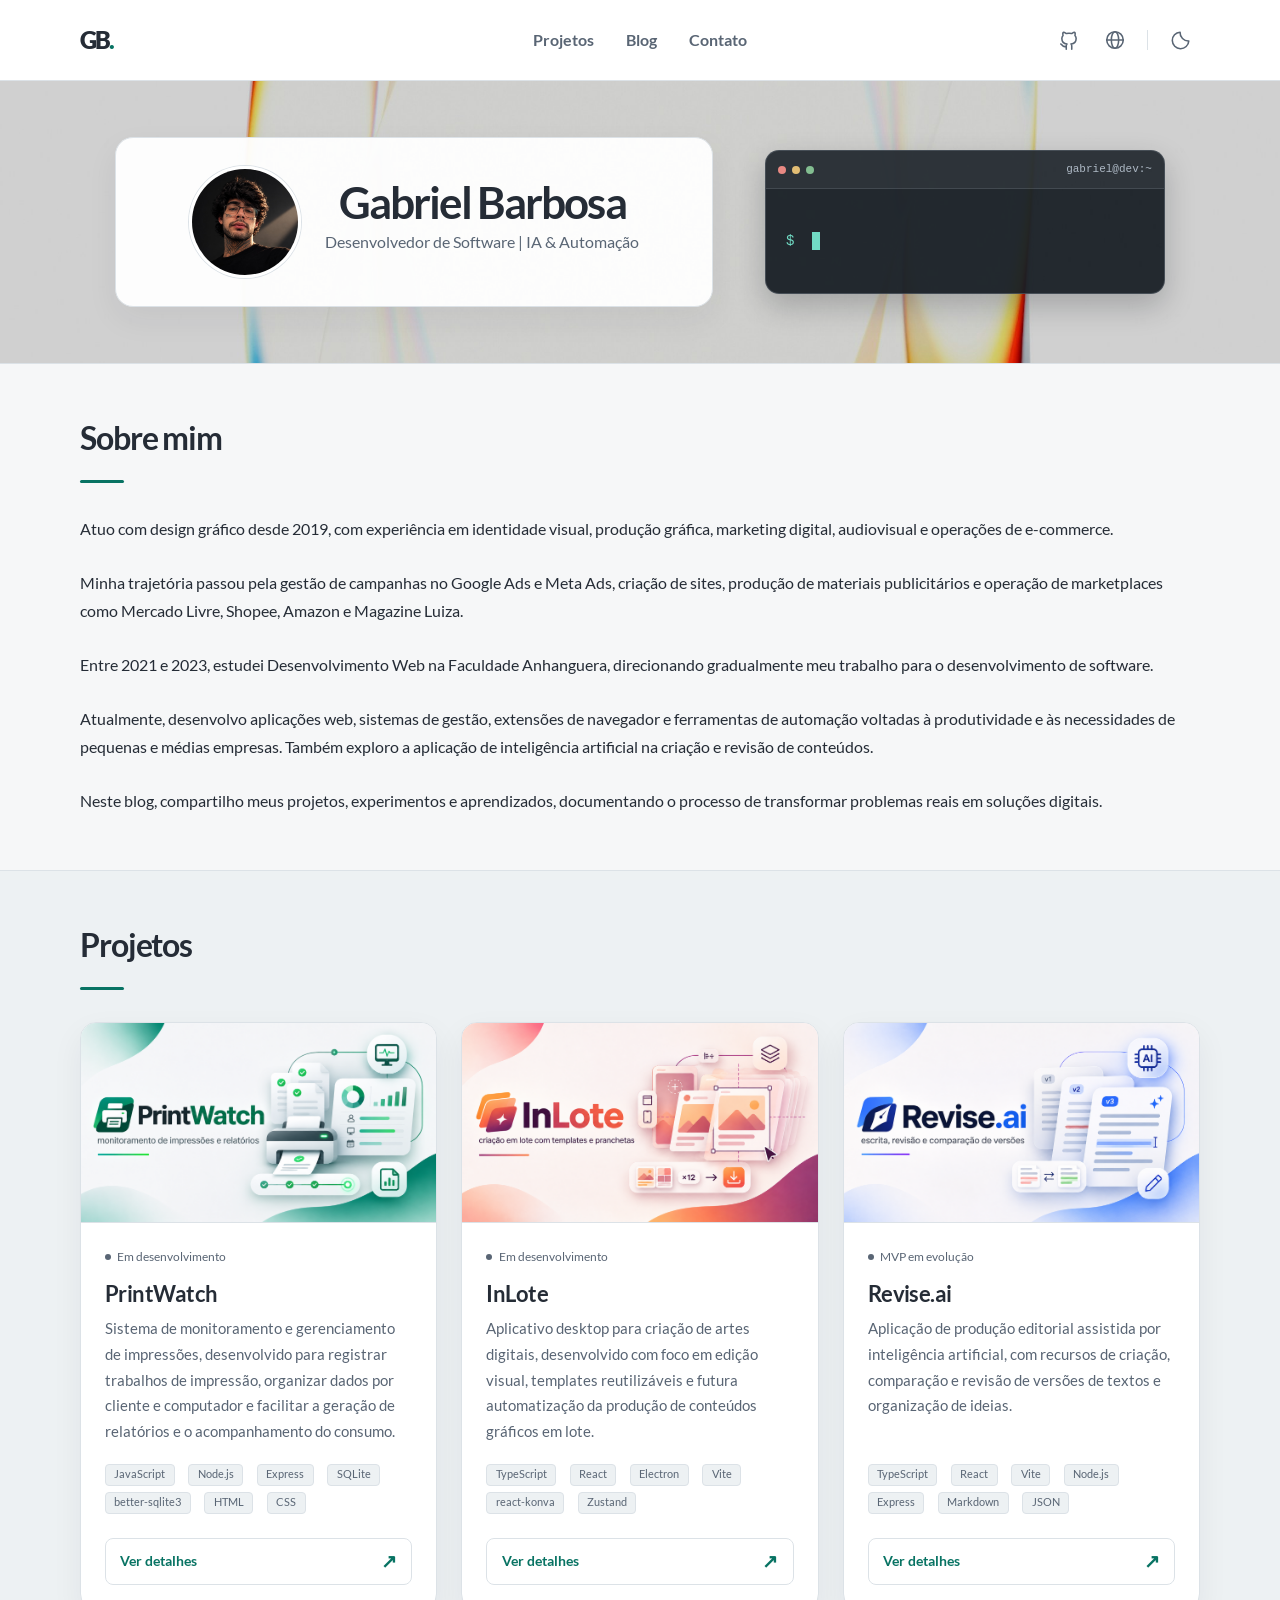
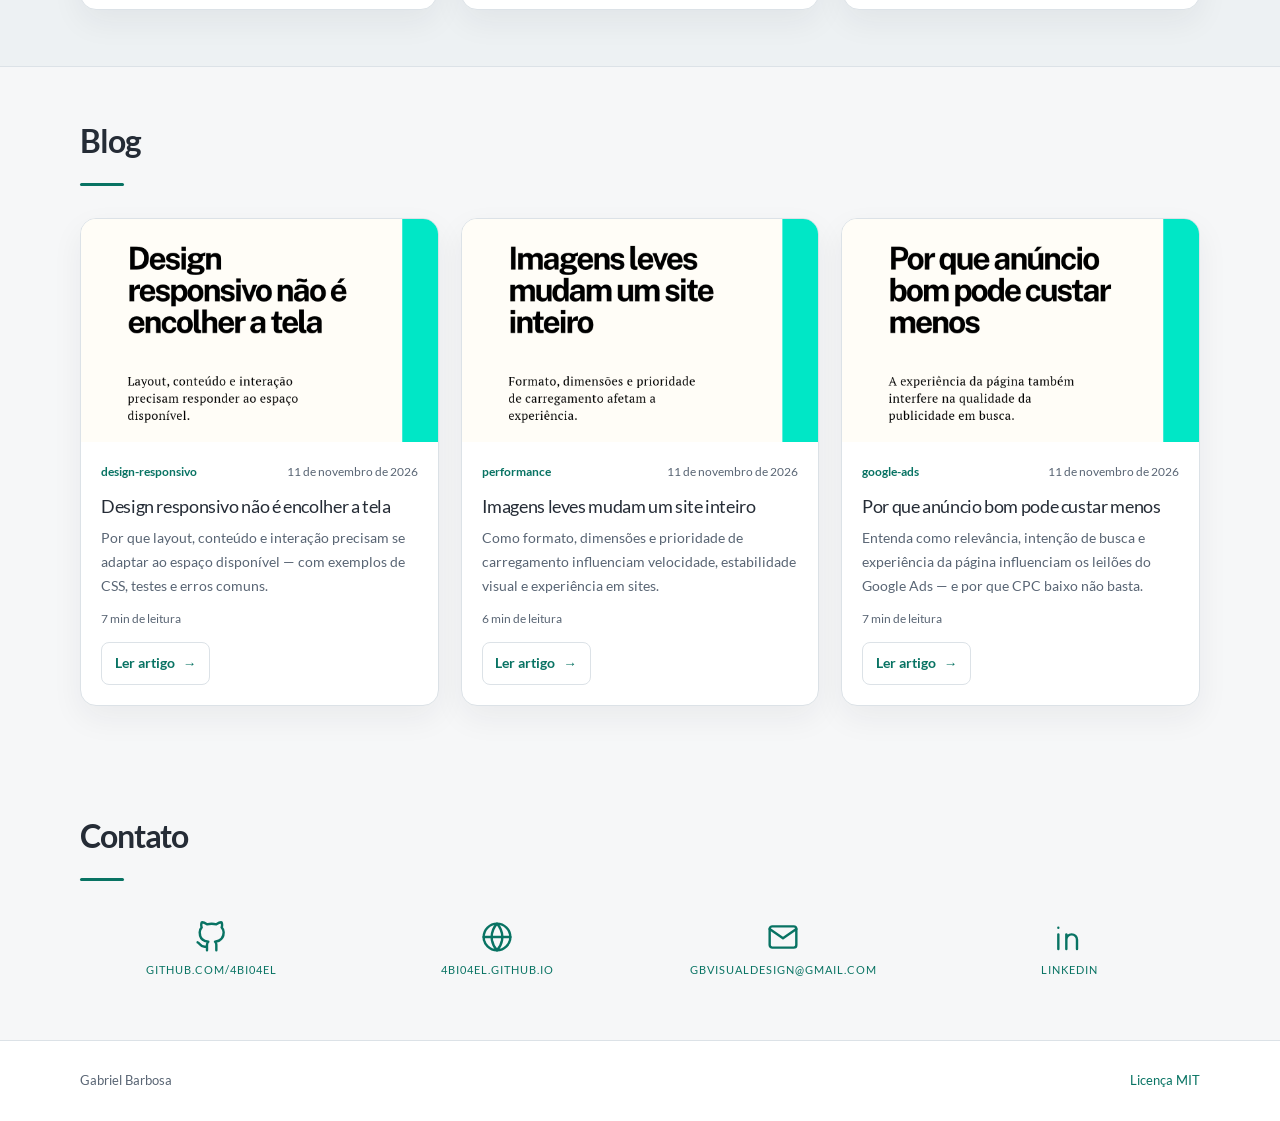
<file: index.html>
<!DOCTYPE html>
<html lang="pt-BR">

<head>
  <title>4bi04el — Dev</title>
  <meta charset="utf-8">
  <meta name="viewport" content="width=device-width, initial-scale=1">
  <link rel="icon" href="favicon.svg" type="image/svg+xml">
  <script src="js/theme-init.js"></script>
  <link rel="stylesheet" href="css/main.bundle.css">
  <link rel="stylesheet" href="css/portfolio.css"><link rel="stylesheet" href="css/article.css">
</head>

<body>
  <header class="site-header">
    <nav class="site-nav" aria-label="Navegação principal">
      <a class="site-mark" href="#inicio" aria-label="Gabriel Barbosa — início">GB<span aria-hidden="true">.</span></a>
      <button class="menu-toggle" type="button" aria-expanded="false" aria-controls="navigation-links">
        <svg viewBox="0 0 24 24" aria-hidden="true"><path d="M4 7h16M4 12h16M4 17h16" /></svg>
        <span>Menu</span>
      </button>
      <div class="nav-links" id="navigation-links">
        <a href="#projetos">Projetos</a>
        <a href="#blog">Blog</a>
        <a href="#contato">Contato</a>
      </div>
      <div class="nav-actions">
        <a href="https://github.com/4bi04el" class="nav-icon desktop-github" aria-label="GitHub" target="_blank" rel="noopener noreferrer">
          <svg viewBox="0 0 24 24" aria-hidden="true"><path d="M9 19c-4.3 1.3-4.3-2.2-6-2.7M15 22v-3.4a3 3 0 0 0-.8-2.3c2.7-.3 5.6-1.3 5.6-6A4.7 4.7 0 0 0 18.5 7a4.4 4.4 0 0 0-.1-3.3s-1-.3-3.4 1.3a11.4 11.4 0 0 0-6 0C6.6 3.4 5.6 3.7 5.6 3.7A4.4 4.4 0 0 0 5.5 7a4.7 4.7 0 0 0-1.3 3.3c0 4.7 2.9 5.7 5.6 6A3 3 0 0 0 9 18.6V22" /></svg>
        </a>
        <a href="https://github.com/4bi04el" class="nav-icon mobile-github" aria-label="GitHub" target="_blank" rel="noopener noreferrer">
          <svg viewBox="0 0 24 24" aria-hidden="true"><path d="M9 19c-4.3 1.3-4.3-2.2-6-2.7M15 22v-3.4a3 3 0 0 0-.8-2.3c2.7-.3 5.6-1.3 5.6-6A4.7 4.7 0 0 0 18.5 7a4.4 4.4 0 0 0-.1-3.3s-1-.3-3.4 1.3a11.4 11.4 0 0 0-6 0C6.6 3.4 5.6 3.7 5.6 3.7A4.4 4.4 0 0 0 5.5 7a4.7 4.7 0 0 0-1.3 3.3c0 4.7 2.9 5.7 5.6 6A3 3 0 0 0 9 18.6V22" /></svg>
        </a>
        <a href="https://4bi04el.github.io" class="nav-icon" aria-label="Site pessoal" target="_blank" rel="noopener noreferrer">
          <svg viewBox="0 0 24 24" aria-hidden="true"><circle cx="12" cy="12" r="9" /><ellipse cx="12" cy="12" rx="4" ry="9" /><path d="M3 12h18" /></svg>
        </a>
        <span class="nav-divider" aria-hidden="true"></span>
        <button class="theme-toggle nav-icon" type="button" aria-label="Alternar tema" aria-pressed="false">
          <svg class="theme-sun" viewBox="0 0 24 24" aria-hidden="true"><circle cx="12" cy="12" r="4" /><path d="M12 2v2m0 16v2M2 12h2m16 0h2M5 5l1.5 1.5m11 11L19 19M5 19l1.5-1.5m11-11L19 5" /></svg>
          <svg class="theme-moon" viewBox="0 0 24 24" aria-hidden="true"><path d="M20.5 13A9 9 0 0 1 11 3.5 9 9 0 1 0 20.5 13Z" /></svg>
        </button>
      </div>
    </nav>
  </header>

  <section id="inicio" class="hero is-primary">
    <div class="hero-body">
      <div class="hero-content-grid">
        <div class="hero-profile-card">
        <div class="level">
          <div class="level-item has-text-centered">
            <figure class="image is-128x128">
              <img class="is-rounded" src="img/perfil.jpeg" alt="Foto de perfil de Gabriel Barbosa">
            </figure>
          </div>
        </div>
        <div class="columns has-text-centered">
          <div class="column">
            <h1 class="title is-1">
              Gabriel Barbosa
            </h1>
            <h2 class="subtitle">
              Desenvolvedor de Software | IA & Automação
            </h2>
            <p>

            </p>
          </div>
        </div>
        </div>
        <div class="hero-terminal" aria-label="Terminal decorativo"><div class="terminal-top"><span></span><span></span><span></span><span class="terminal-title">gabriel@dev:~</span></div><div class="terminal-body" aria-hidden="true"><span class="terminal-prompt">$</span><span class="terminal-output">Hello, world!</span><span class="terminal-cursor"></span></div><span class="sr-only">Hello, world!</span></div>
      </div>
    </div>
  </section>

  <section class="section">
    <div class="container">
      <h1 class="title">Sobre mim</h1>
      <hr />
      <p>Atuo com design gráfico desde 2019, com experiência em identidade visual, produção gráfica, marketing digital, audiovisual e operações de e-commerce.<br><br>

Minha trajetória passou pela gestão de campanhas no Google Ads e Meta Ads, criação de sites, produção de materiais publicitários e operação de marketplaces como Mercado Livre, Shopee, Amazon e Magazine Luiza.<br><br>

Entre 2021 e 2023, estudei Desenvolvimento Web na Faculdade Anhanguera, direcionando gradualmente meu trabalho para o desenvolvimento de software.<br><br>

Atualmente, desenvolvo aplicações web, sistemas de gestão, extensões de navegador e ferramentas de automação voltadas à produtividade e às necessidades de pequenas e médias empresas. Também exploro a aplicação de inteligência artificial na criação e revisão de conteúdos.<br><br>

Neste blog, compartilho meus projetos, experimentos e aprendizados, documentando o processo de transformar problemas reais em soluções digitais.</p>
    </div>
  </section>
  <section id="projetos" class="section">
    <div class="container">
      <h1 class="title">Projetos</h1>
      <hr />
      <div class="project-grid">
        <article class="project-card">
          <div class="project-preview project-cover">
            <img src="img/capa_printwatch.png" alt="Capa do projeto PrintWatch" width="1672" height="941" loading="lazy" decoding="async">
          </div>
          <div class="project-card-body">
            <span class="project-status">Em desenvolvimento</span>
            <h2 class="title is-4">PrintWatch</h2>
            <p class="project-description">Sistema de monitoramento e gerenciamento de impressões, desenvolvido para registrar trabalhos de impressão, organizar dados por cliente e computador e facilitar a geração de relatórios e o acompanhamento do consumo.</p>
            <div class="tags" aria-label="Tecnologias principais"><span class="tag">JavaScript</span><span class="tag">Node.js</span><span class="tag">Express</span><span class="tag">SQLite</span><span class="tag">better-sqlite3</span><span class="tag">HTML</span><span class="tag">CSS</span></div>
            <button type="button" class="project-details modal-trigger" data-target="project-1-modal" aria-haspopup="dialog">Ver detalhes<span aria-hidden="true">↗</span><span class="sr-only"> de PrintWatch</span></button>
          </div>
        </article>
        <article class="project-card">
          <div class="project-preview project-cover">
            <img src="img/capa_inlote.png" alt="Capa do projeto InLote" width="1672" height="941" loading="lazy" decoding="async">
          </div>
          <div class="project-card-body">
            <span class="project-status">Em desenvolvimento</span>
            <h2 class="title is-4">InLote</h2>
            <p class="project-description">Aplicativo desktop para criação de artes digitais, desenvolvido com foco em edição visual, templates reutilizáveis e futura automatização da produção de conteúdos gráficos em lote.</p>
            <div class="tags" aria-label="Tecnologias principais"><span class="tag">TypeScript</span><span class="tag">React</span><span class="tag">Electron</span><span class="tag">Vite</span><span class="tag">react-konva</span><span class="tag">Zustand</span></div>
            <button type="button" class="project-details modal-trigger" data-target="project-2-modal" aria-haspopup="dialog">Ver detalhes<span aria-hidden="true">↗</span><span class="sr-only"> de InLote</span></button>
          </div>
        </article>
        <article class="project-card">
          <div class="project-preview project-cover">
            <img src="img/capa_reviseai.png" alt="Capa do projeto Revise.ai" width="1672" height="941" loading="lazy" decoding="async">
          </div>
          <div class="project-card-body">
            <span class="project-status">MVP em evolução</span>
            <h2 class="title is-4">Revise.ai</h2>
            <p class="project-description">Aplicação de produção editorial assistida por inteligência artificial, com recursos de criação, comparação e revisão de versões de textos e organização de ideias.</p>
            <div class="tags" aria-label="Tecnologias principais"><span class="tag">TypeScript</span><span class="tag">React</span><span class="tag">Vite</span><span class="tag">Node.js</span><span class="tag">Express</span><span class="tag">Markdown</span><span class="tag">JSON</span></div>
            <button type="button" class="project-details modal-trigger" data-target="project-3-modal" aria-haspopup="dialog">Ver detalhes<span aria-hidden="true">↗</span><span class="sr-only"> de Revise.ai</span></button>
          </div>
        </article>
      </div>
    </div>
  </section>

  <section id="blog" class="section"><div class="container"><h1 class="title">Blog</h1><hr /><div class="blog-grid"><article class="blog-card"><a class="blog-card-cover" href="/blog/design-responsivo-nao-e-encolher-a-tela/" tabindex="-1" aria-hidden="true"><img src="/img/Design%20responsivo%20n%C3%A3o%20%C3%A9%20encolher%20a%20tela.png" alt="" width="1080" height="1350" loading="lazy" decoding="async"></a><div class="blog-card-body"><div class="blog-card-meta"><span>design-responsivo</span><time datetime="2026-11-11">11 de novembro de 2026</time></div><h2>Design responsivo não é encolher a tela</h2><p>Por que layout, conteúdo e interação precisam se adaptar ao espaço disponível — com exemplos de CSS, testes e erros comuns.</p><span class="blog-reading-time">7 min de leitura</span><a class="blog-read-link" href="/blog/design-responsivo-nao-e-encolher-a-tela/">Ler artigo <span aria-hidden="true">→</span></a></div></article>
<article class="blog-card"><a class="blog-card-cover" href="/blog/imagens-leves-mudam-um-site-inteiro/" tabindex="-1" aria-hidden="true"><img src="/img/Imagens%20leves%20mudam%20um%20site%20inteiro.png" alt="" width="1080" height="1350" loading="lazy" decoding="async"></a><div class="blog-card-body"><div class="blog-card-meta"><span>performance</span><time datetime="2026-11-11">11 de novembro de 2026</time></div><h2>Imagens leves mudam um site inteiro</h2><p>Como formato, dimensões e prioridade de carregamento influenciam velocidade, estabilidade visual e experiência em sites.</p><span class="blog-reading-time">6 min de leitura</span><a class="blog-read-link" href="/blog/imagens-leves-mudam-um-site-inteiro/">Ler artigo <span aria-hidden="true">→</span></a></div></article>
<article class="blog-card"><a class="blog-card-cover" href="/blog/por-que-anuncio-bom-pode-custar-menos/" tabindex="-1" aria-hidden="true"><img src="/img/Por%20que%20an%C3%BAncio%20bom%20pode%20custar%20menos.png" alt="" width="1080" height="1350" loading="lazy" decoding="async"></a><div class="blog-card-body"><div class="blog-card-meta"><span>google-ads</span><time datetime="2026-11-11">11 de novembro de 2026</time></div><h2>Por que anúncio bom pode custar menos</h2><p>Entenda como relevância, intenção de busca e experiência da página influenciam os leilões do Google Ads — e por que CPC baixo não basta.</p><span class="blog-reading-time">7 min de leitura</span><a class="blog-read-link" href="/blog/por-que-anuncio-bom-pode-custar-menos/">Ler artigo <span aria-hidden="true">→</span></a></div></article></div></div></section>

  <section id="contato" class="section">
    <div class="container">
      <h1 class="title">Contato</h1>
      <hr />
      <nav class="level">
        <div class="level-item has-text-centered">
          <div>
            <a href="https://github.com/4bi04el" class="icon is-large" aria-label="GitHub">
              <svg class="contact-icon-svg" viewBox="0 0 24 24" aria-hidden="true" focusable="false"><use href="img/icons/contact-icons.svg#github"></use></svg>
            </a>
            <p class="heading"><a href="https://github.com/4bi04el">github.com/4bi04el</a></p>
          </div>
        </div>
        <div class="level-item has-text-centered">
          <div>
            <a href="https://4bi04el.github.io" class="icon is-large" aria-label="Site pessoal">
              <svg class="contact-icon-svg" viewBox="0 0 24 24" aria-hidden="true" focusable="false"><use href="img/icons/contact-icons.svg#globe"></use></svg>
            </a>
            <p class="heading"><a href="https://4bi04el.github.io">4bi04el.github.io</a></p>
          </div>
        </div>
        <div class="level-item has-text-centered">
          <div>
            <a href="mailto:gbvisualdesign@gmail.com" class="icon is-large" aria-label="Enviar e-mail">
              <svg class="contact-icon-svg" viewBox="0 0 24 24" aria-hidden="true" focusable="false"><use href="img/icons/contact-icons.svg#mail"></use></svg>
            </a>
            <p class="heading"><a href="mailto:gbvisualdesign@gmail.com">gbvisualdesign@gmail.com</a></p>
          </div>
        </div>
        <div class="level-item has-text-centered">
          <div>
            <a href="https://www.linkedin.com/in/gbvisualdesign/" class="icon is-large" aria-label="LinkedIn">
              <svg class="contact-icon-svg" viewBox="0 0 24 24" aria-hidden="true" focusable="false"><use href="img/icons/contact-icons.svg#linkedin"></use></svg>
            </a>
            <p class="heading"><a href="https://www.linkedin.com/in/gbvisualdesign/">linkedin</a></p>
          </div>
        </div>
      </nav>
    </div>
  </section>

  <!-- Modals -->
  <div id="project-1-modal" class="modal project-modal" role="dialog" aria-modal="true" aria-labelledby="project-1-title" tabindex="-1" data-gallery>
    <div class="modal-background"></div>
    <div class="modal-card project-modal-card">
      <header class="modal-card-head">
        <p id="project-1-title" class="modal-card-title">PrintWatch</p>
        <button class="delete" aria-label="Fechar detalhes de PrintWatch"></button>
      </header>
      <section class="modal-card-body project-modal-body">
        <div class="project-gallery" data-images="img/Printwatch1.png" data-project="PrintWatch">
          <figure class="gallery-frame"><img class="gallery-image" alt="Captura de tela de PrintWatch" decoding="async"></figure>
          <button class="gallery-arrow gallery-previous" type="button" aria-label="Imagem anterior" hidden>‹</button>
          <button class="gallery-arrow gallery-next" type="button" aria-label="Próxima imagem" hidden>›</button>
          <div class="gallery-footer" hidden>
            <span class="gallery-counter" aria-live="off">1 / 1</span>
            <div class="gallery-dots" aria-label="Imagens da galeria">                <button type="button" class="gallery-dot" aria-label="Ir para imagem 1 de 1" data-slide="0"></button></div>
          </div>
        </div>
        <div class="project-details-content">
          <span class="project-status">Em desenvolvimento</span>
          <h3>Descrição e propósito</h3><p>Sistema de monitoramento e gerenciamento de impressões, desenvolvido para registrar trabalhos de impressão, organizar dados por cliente e computador e facilitar relatórios e acompanhamento de consumo.</p><p>Centraliza informações sobre impressões em ambientes empresariais, reduzindo controles manuais e oferecendo dados para acompanhamento operacional e faturamento.</p>
          <h3>Tecnologias</h3><div class="tags"><span class="tag">JavaScript</span><span class="tag">Node.js</span><span class="tag">Express</span><span class="tag">SQLite</span><span class="tag">better-sqlite3</span><span class="tag">HTML</span><span class="tag">CSS</span></div>
          <h3>Funcionalidades principais</h3><ul><li>API de recebimento de registros de impressão.</li><li>Organização por clientes e computadores.</li><li>Armazenamento local em banco SQLite.</li><li>Consultas e relatórios por período.</li><li>Autenticação dos clientes por token.</li><li>Estrutura para integração com computadores Windows.</li></ul>
        </div>
      </section>
      <footer class="modal-card-foot"><button class="button is-success modal-close-button">Fechar</button></footer>
    </div>
  </div>

  <div id="project-2-modal" class="modal project-modal" role="dialog" aria-modal="true" aria-labelledby="project-2-title" tabindex="-1" data-gallery>
    <div class="modal-background"></div>
    <div class="modal-card project-modal-card">
      <header class="modal-card-head">
        <p id="project-2-title" class="modal-card-title">InLote</p>
        <button class="delete" aria-label="Fechar detalhes de InLote"></button>
      </header>
      <section class="modal-card-body project-modal-body">
        <div class="project-gallery" data-images="img/InLote1.png" data-project="InLote">
          <figure class="gallery-frame"><img class="gallery-image" alt="Captura de tela de InLote" decoding="async"></figure>
          <button class="gallery-arrow gallery-previous" type="button" aria-label="Imagem anterior" hidden>‹</button>
          <button class="gallery-arrow gallery-next" type="button" aria-label="Próxima imagem" hidden>›</button>
          <div class="gallery-footer" hidden>
            <span class="gallery-counter" aria-live="off">1 / 1</span>
            <div class="gallery-dots" aria-label="Imagens da galeria">                <button type="button" class="gallery-dot" aria-label="Ir para imagem 1 de 1" data-slide="0"></button></div>
          </div>
        </div>
        <div class="project-details-content">
          <span class="project-status">Em desenvolvimento</span>
          <h3>Descrição e propósito</h3><p>Aplicativo desktop para criação de artes digitais, desenvolvido com foco em edição visual, templates reutilizáveis e futura automatização da produção de conteúdos gráficos em lote.</p><p>Busca reduzir tarefas repetitivas na criação de materiais para redes sociais, reaproveitando estruturas visuais e organizando dados para preparar diferentes artes.</p>
          <h3>Tecnologias</h3><div class="tags"><span class="tag">TypeScript</span><span class="tag">React</span><span class="tag">Electron</span><span class="tag">Vite</span><span class="tag">react-konva</span><span class="tag">Zustand</span></div>
          <h3>Funcionalidades principais</h3><ul><li>Editor gráfico com pranchetas.</li><li>Manipulação de textos, imagens e elementos.</li><li>Seleção e alinhamento de objetos.</li><li>Painel de camadas e histórico de desfazer/refazer.</li><li>Formatos para Feed e Story.</li><li>Biblioteca de templates e automação em lote em desenvolvimento.</li></ul>
        </div>
      </section>
      <footer class="modal-card-foot"><button class="button is-success modal-close-button">Fechar</button></footer>
    </div>
  </div>

  <div id="project-3-modal" class="modal project-modal" role="dialog" aria-modal="true" aria-labelledby="project-3-title" tabindex="-1" data-gallery>
    <div class="modal-background"></div>
    <div class="modal-card project-modal-card">
      <header class="modal-card-head">
        <p id="project-3-title" class="modal-card-title">Revise.ai</p>
        <button class="delete" aria-label="Fechar detalhes de Revise.ai"></button>
      </header>
      <section class="modal-card-body project-modal-body">
        <div class="project-gallery" data-images="img/Revise1.png,img/Revise2.png,img/Revise3.png,img/Revise4.png,img/Revise5.png,img/Revise6.png,img/revise7.png" data-project="Revise.ai">
          <figure class="gallery-frame"><img class="gallery-image" alt="Captura de tela de Revise.ai" decoding="async"></figure>
          <button class="gallery-arrow gallery-previous" type="button" aria-label="Imagem anterior" >‹</button>
          <button class="gallery-arrow gallery-next" type="button" aria-label="Próxima imagem" >›</button>
          <div class="gallery-footer" >
            <span class="gallery-counter" aria-live="off">1 / 7</span>
            <div class="gallery-dots" aria-label="Imagens da galeria">                <button type="button" class="gallery-dot" aria-label="Ir para imagem 1 de 7" data-slide="0"></button>
                <button type="button" class="gallery-dot" aria-label="Ir para imagem 2 de 7" data-slide="1"></button>
                <button type="button" class="gallery-dot" aria-label="Ir para imagem 3 de 7" data-slide="2"></button>
                <button type="button" class="gallery-dot" aria-label="Ir para imagem 4 de 7" data-slide="3"></button>
                <button type="button" class="gallery-dot" aria-label="Ir para imagem 5 de 7" data-slide="4"></button>
                <button type="button" class="gallery-dot" aria-label="Ir para imagem 6 de 7" data-slide="5"></button>
                <button type="button" class="gallery-dot" aria-label="Ir para imagem 7 de 7" data-slide="6"></button></div>
          </div>
        </div>
        <div class="project-details-content">
          <span class="project-status">MVP em evolução</span>
          <h3>Descrição e propósito</h3><p>Aplicação de produção editorial assistida por inteligência artificial, com recursos de criação, comparação e revisão de versões de textos e organização de ideias.</p><p>Estrutura o processo de escrita e revisão, permitindo comparar abordagens e manter uma biblioteca organizada de assuntos e trabalhos editoriais.</p>
          <h3>Tecnologias</h3><div class="tags"><span class="tag">TypeScript</span><span class="tag">React</span><span class="tag">Vite</span><span class="tag">Node.js</span><span class="tag">Express</span><span class="tag">Markdown</span><span class="tag">JSON</span></div>
          <h3>Funcionalidades principais</h3><ul><li>Organização de assuntos e trabalhos editoriais.</li><li>Produção e comparação de versões.</li><li>Fluxo de revisão de conteúdos.</li><li>Biblioteca editorial.</li><li>Registro de ideias em arquivos Markdown.</li><li>Interface web local.</li></ul>
        </div>
      </section>
      <footer class="modal-card-foot"><button class="button is-success modal-close-button">Fechar</button></footer>
    </div>
  </div>









  <footer class="footer">
    <div class="container footer-content">
      <p>Gabriel Barbosa</p>
      <p><a href="LICENSE">Licença MIT</a></p>
    </div>
  </footer>

  <script src="js/bundle.js"></script>
  <script src="js/portfolio.js"></script>
</body>

</html>
</file>
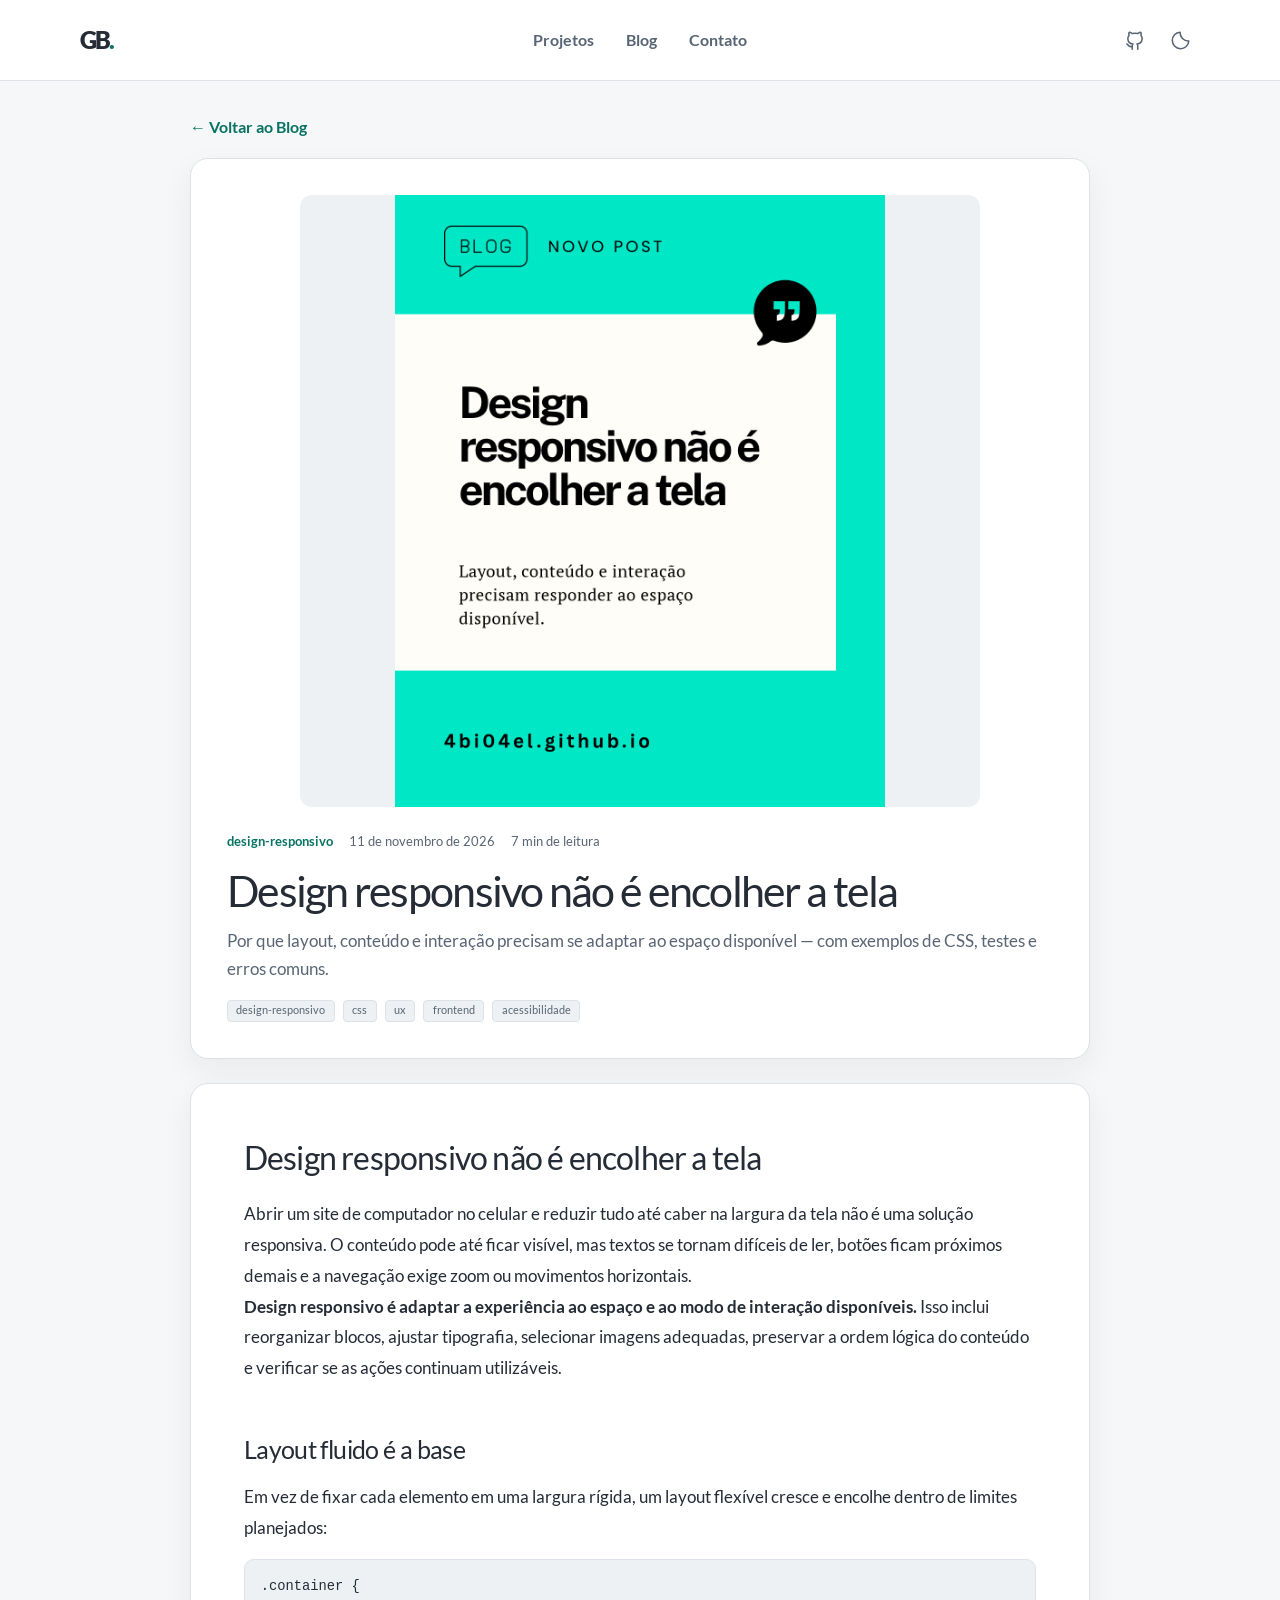
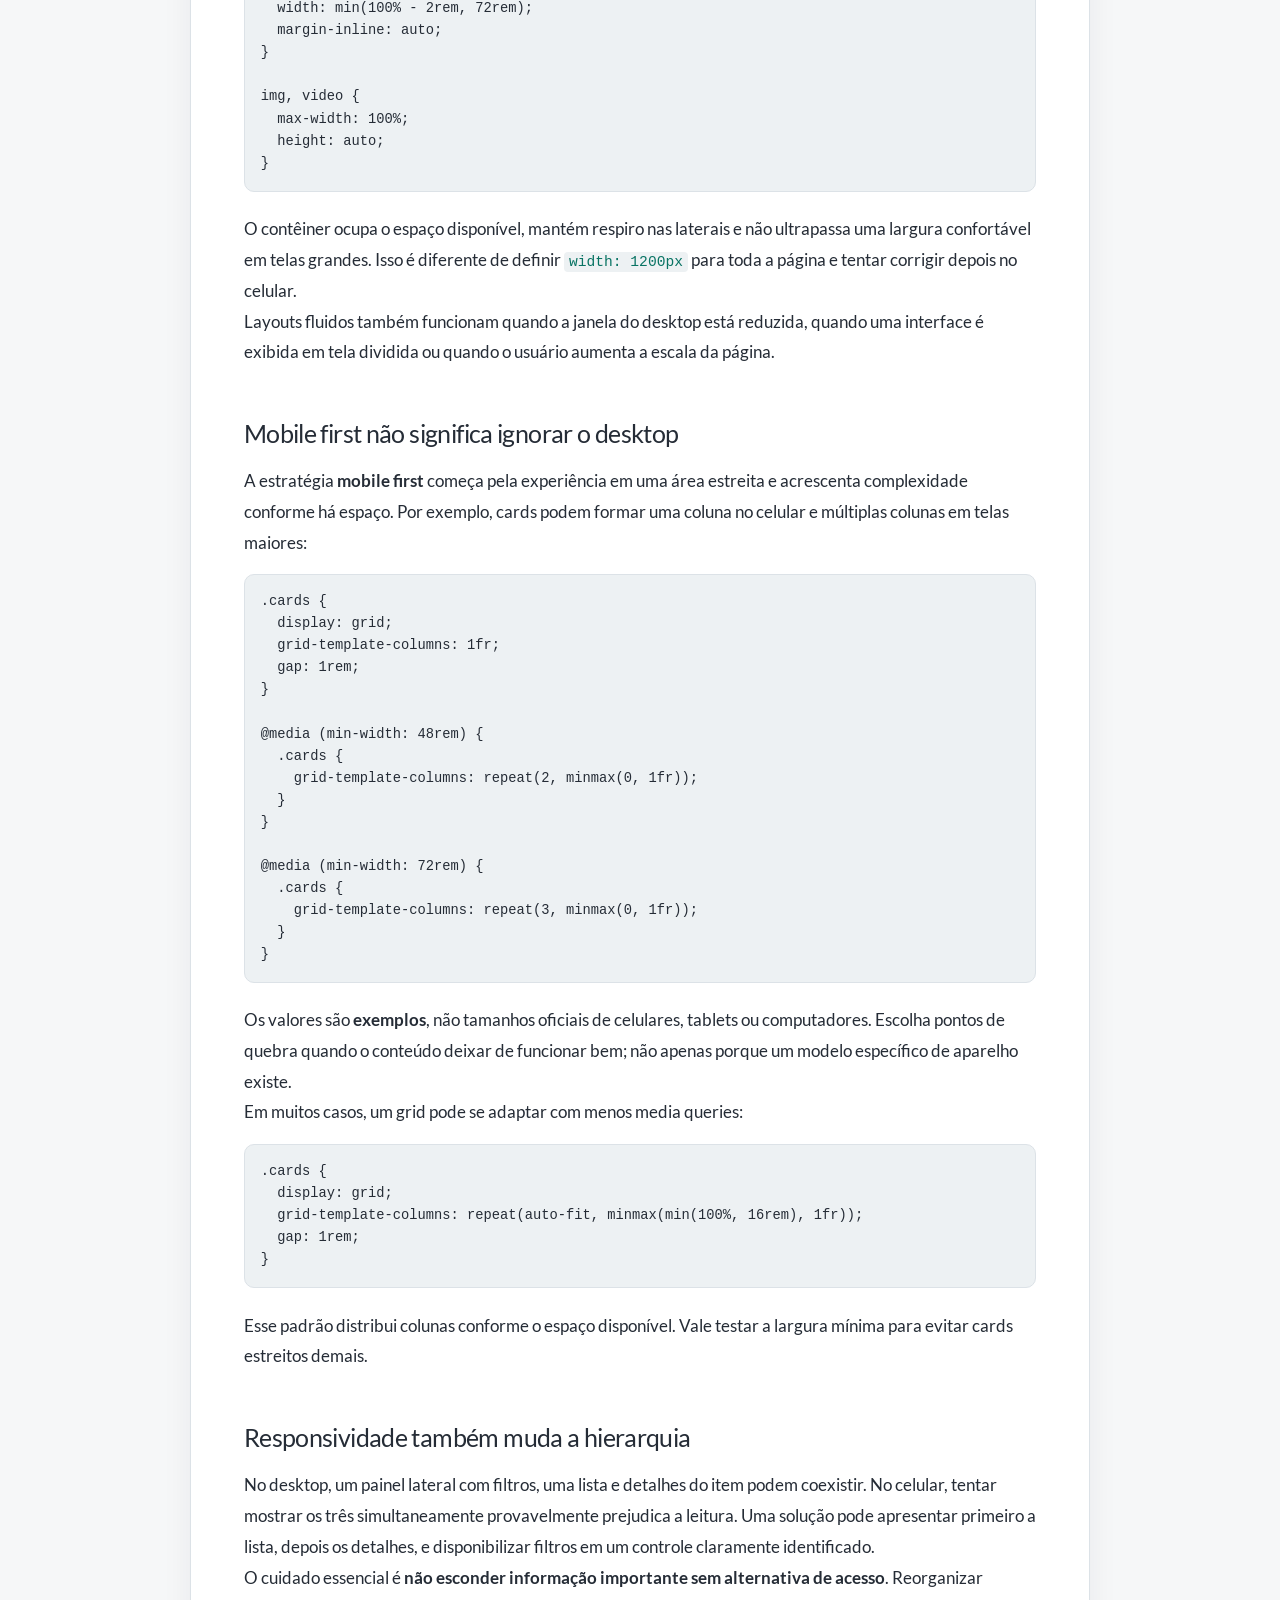
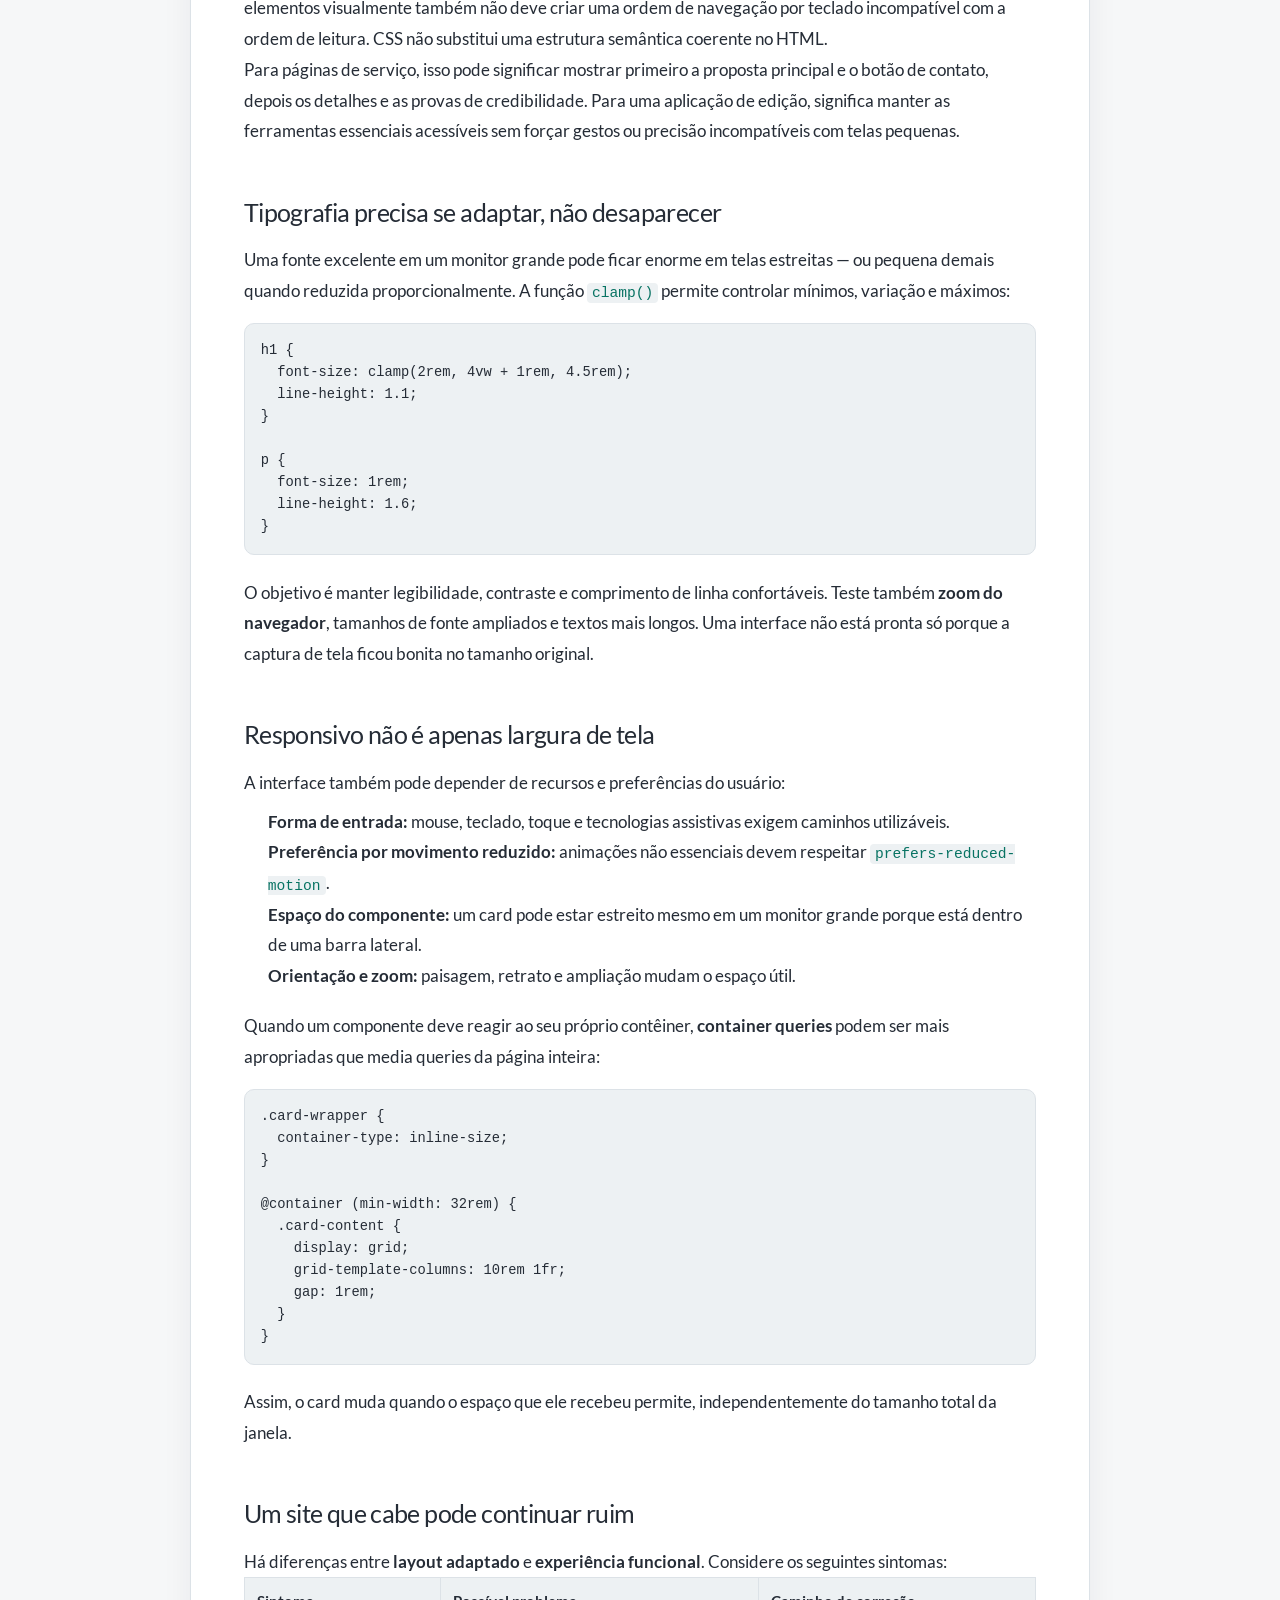
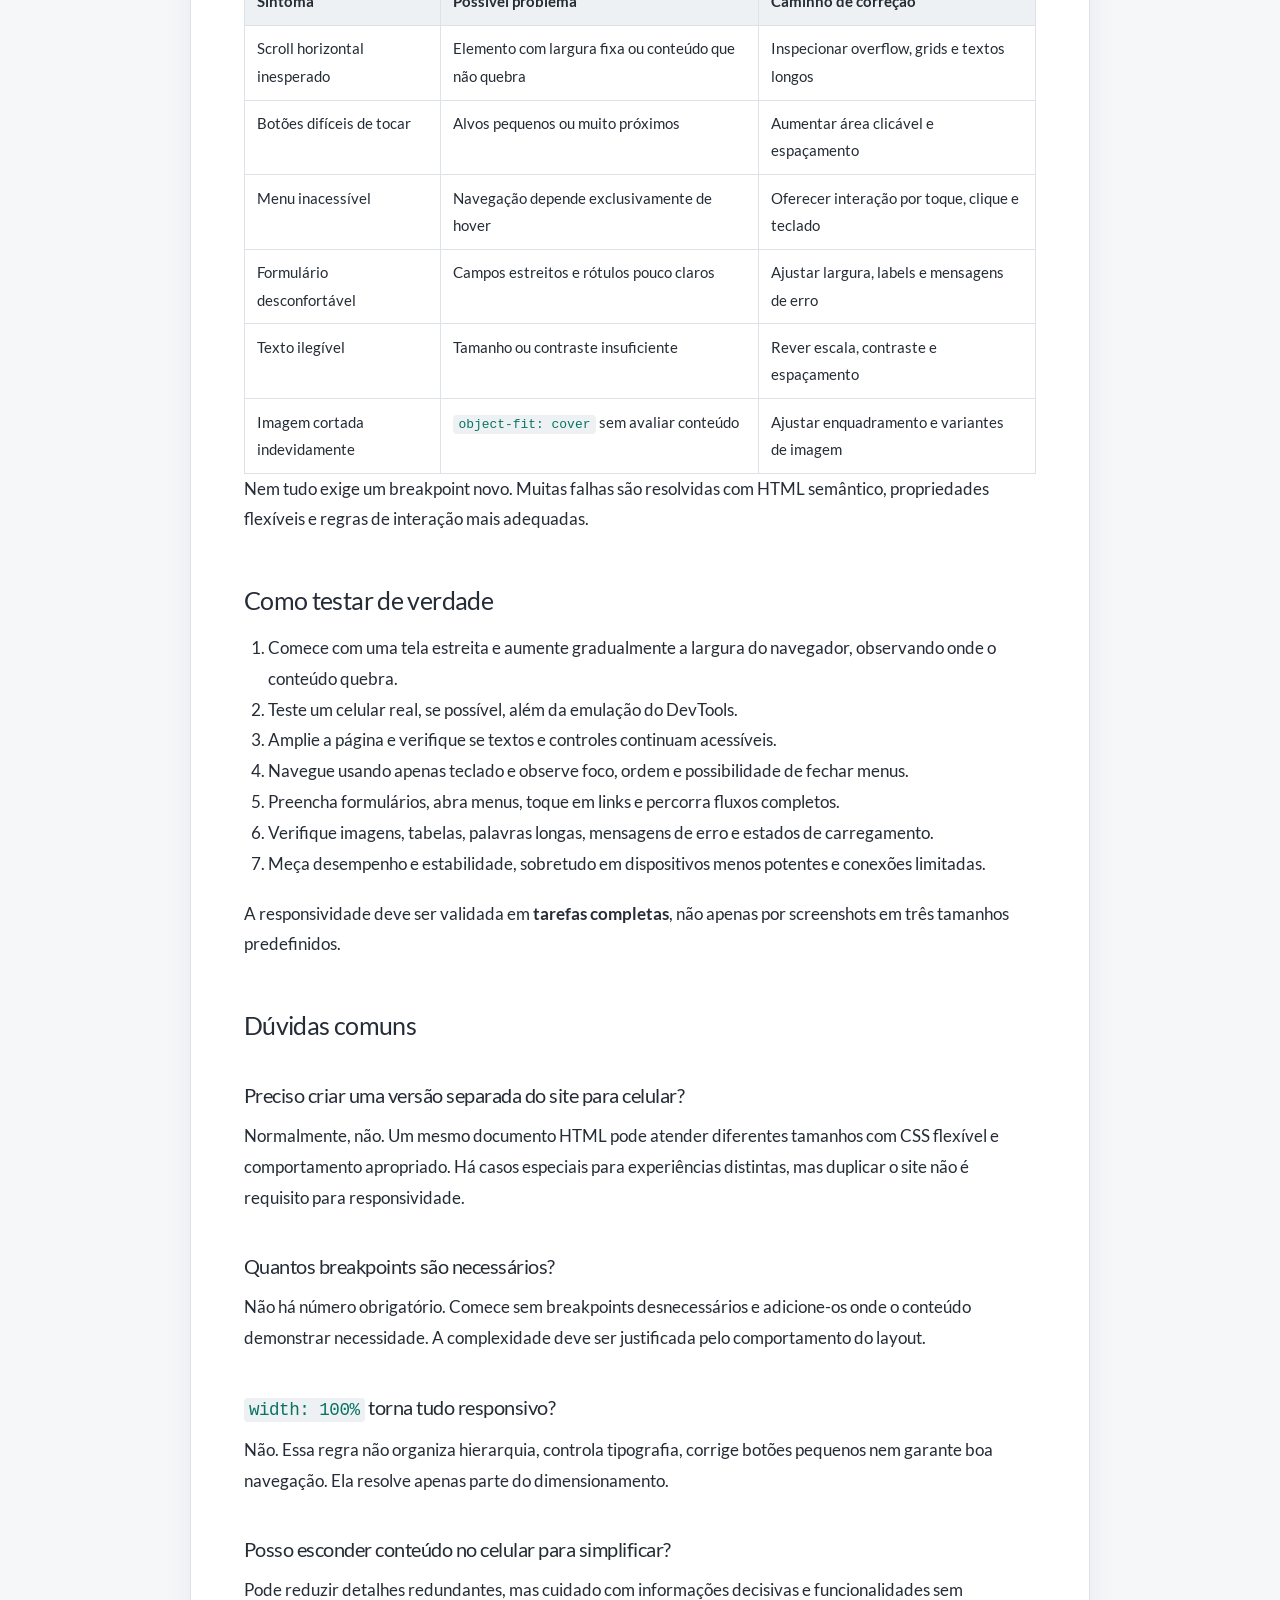
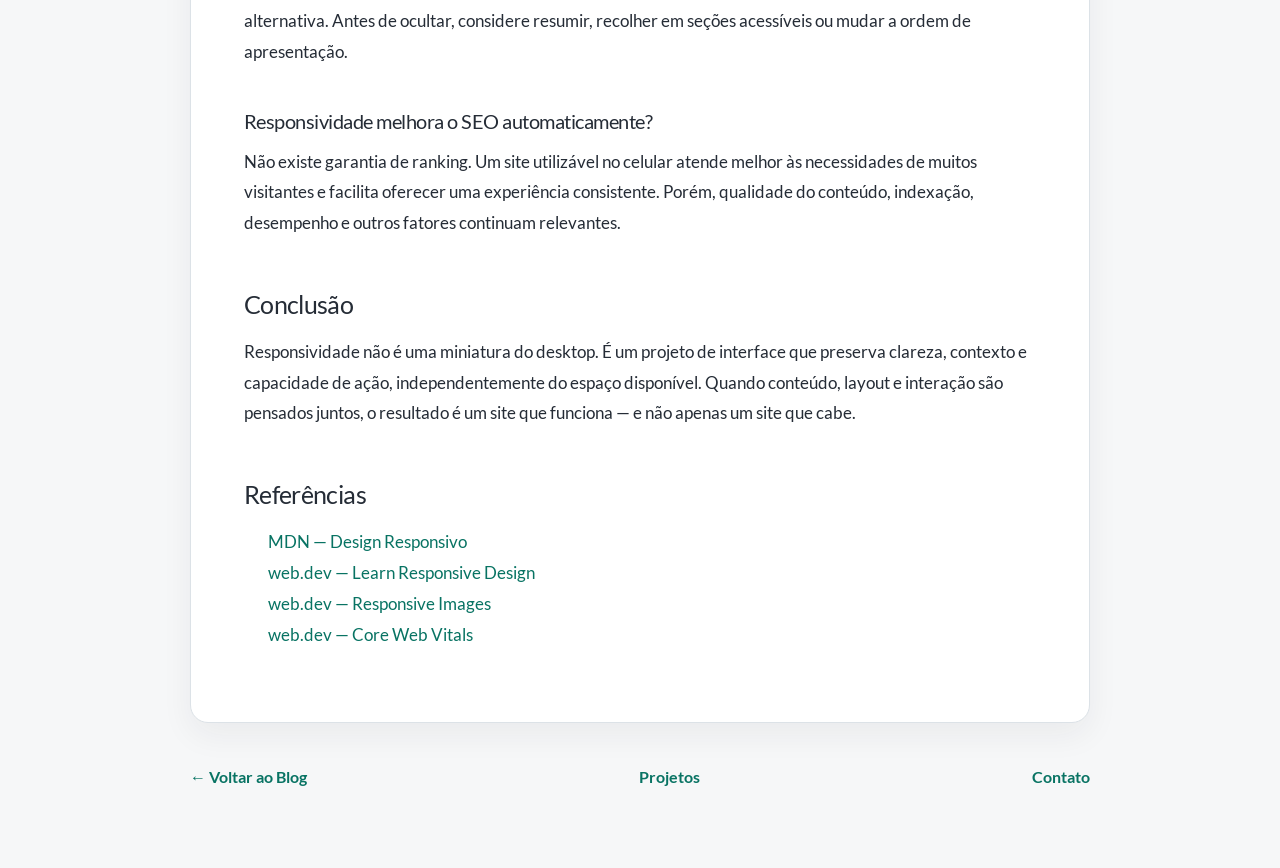
<file: blog/design-responsivo-nao-e-encolher-a-tela/index.html>
<!doctype html>
<html lang="pt-BR" data-theme="light"><head><meta charset="utf-8"><meta name="viewport" content="width=device-width, initial-scale=1">
<title>Design responsivo não é encolher a tela · Gabriel Barbosa</title><meta name="description" content="Por que layout, conteúdo e interação precisam se adaptar ao espaço disponível — com exemplos de CSS, testes e erros comuns.">
<link rel="icon" href="/favicon.svg" type="image/svg+xml"><script src="/js/theme-init.js"></script><link rel="stylesheet" href="/css/main.bundle.css"><link rel="stylesheet" href="/css/portfolio.css"><link rel="stylesheet" href="/css/article.css"></head><body>
<header class="site-header"><nav class="site-nav" aria-label="Navegação do artigo">
      <a class="site-mark" href="/" aria-label="GB — portfólio">GB<span aria-hidden="true">.</span></a>
      <button class="menu-toggle" type="button" aria-expanded="false" aria-controls="article-navigation"><svg viewBox="0 0 24 24" aria-hidden="true"><path d="M4 7h16M4 12h16M4 17h16" /></svg><span>Menu</span></button>
      <div class="nav-links" id="article-navigation"><a href="/#projetos">Projetos</a><a href="/#blog">Blog</a><a href="/#contato">Contato</a></div>
      <div class="nav-actions"><a class="nav-icon" aria-label="GitHub" href="https://github.com/4bi04el" target="_blank" rel="noopener noreferrer"><svg viewBox="0 0 24 24" aria-hidden="true"><path d="M9 19c-4.3 1.3-4.3-2.2-6-2.7M15 22v-3.4a3 3 0 0 0-.8-2.3c2.7-.3 5.6-1.3 5.6-6A4.7 4.7 0 0 0 18.5 7a4.4 4.4 0 0 0-.1-3.3s-1-.3-3.4 1.3a11.4 11.4 0 0 0-6 0C6.6 3.4 5.6 3.7 5.6 3.7A4.4 4.4 0 0 0 5.5 7a4.7 4.7 0 0 0-1.3 3.3c0 4.7 2.9 5.7 5.6 6A3 3 0 0 0 9 18.6V22" /></svg></a>
      <button class="theme-toggle nav-icon" type="button" aria-label="Alternar tema" aria-pressed="false"><svg class="theme-sun" viewBox="0 0 24 24" aria-hidden="true"><circle cx="12" cy="12" r="4" /><path d="M12 2v2m0 16v2M2 12h2m16 0h2M5 5l1.5 1.5m11 11L19 19M5 19l1.5-1.5m11-11L19 5" /></svg><svg class="theme-moon" viewBox="0 0 24 24" aria-hidden="true"><path d="M20.5 13A9 9 0 0 1 11 3.5 9 9 0 1 0 20.5 13Z" /></svg></button></div>
    </nav></header><main class="article-page"><a class="article-back" href="/#blog">← Voltar ao Blog</a>
<article><header class="article-header"><img class="article-cover" src="/img/Design%20responsivo%20n%C3%A3o%20%C3%A9%20encolher%20a%20tela.png" alt="Capa: Design responsivo não é encolher a tela" width="1080" height="1350" fetchpriority="high">
<div class="article-meta"><span>design-responsivo</span><time datetime="2026-11-11">11 de novembro de 2026</time><span>7 min de leitura</span></div>
<h1>Design responsivo não é encolher a tela</h1><p class="article-description">Por que layout, conteúdo e interação precisam se adaptar ao espaço disponível — com exemplos de CSS, testes e erros comuns.</p><div class="tags article-tags"><span class="tag">design-responsivo</span> <span class="tag">css</span> <span class="tag">ux</span> <span class="tag">frontend</span> <span class="tag">acessibilidade</span></div></header>
<div class="article-content"><h1>Design responsivo não é encolher a tela</h1>
<p>Abrir um site de computador no celular e reduzir tudo até caber na largura da tela não é uma solução responsiva. O conteúdo pode até ficar visível, mas textos se tornam difíceis de ler, botões ficam próximos demais e a navegação exige zoom ou movimentos horizontais.</p>
<p><strong>Design responsivo é adaptar a experiência ao espaço e ao modo de interação disponíveis.</strong> Isso inclui reorganizar blocos, ajustar tipografia, selecionar imagens adequadas, preservar a ordem lógica do conteúdo e verificar se as ações continuam utilizáveis.</p>
<h2>Layout fluido é a base</h2>
<p>Em vez de fixar cada elemento em uma largura rígida, um layout flexível cresce e encolhe dentro de limites planejados:</p>
<pre><code class="language-css">.container {
  width: min(100% - 2rem, 72rem);
  margin-inline: auto;
}

img, video {
  max-width: 100%;
  height: auto;
}
</code></pre>
<p>O contêiner ocupa o espaço disponível, mantém respiro nas laterais e não ultrapassa uma largura confortável em telas grandes. Isso é diferente de definir <code>width: 1200px</code> para toda a página e tentar corrigir depois no celular.</p>
<p>Layouts fluidos também funcionam quando a janela do desktop está reduzida, quando uma interface é exibida em tela dividida ou quando o usuário aumenta a escala da página.</p>
<h2>Mobile first não significa ignorar o desktop</h2>
<p>A estratégia <strong>mobile first</strong> começa pela experiência em uma área estreita e acrescenta complexidade conforme há espaço. Por exemplo, cards podem formar uma coluna no celular e múltiplas colunas em telas maiores:</p>
<pre><code class="language-css">.cards {
  display: grid;
  grid-template-columns: 1fr;
  gap: 1rem;
}

@media (min-width: 48rem) {
  .cards {
    grid-template-columns: repeat(2, minmax(0, 1fr));
  }
}

@media (min-width: 72rem) {
  .cards {
    grid-template-columns: repeat(3, minmax(0, 1fr));
  }
}
</code></pre>
<p>Os valores são <strong>exemplos</strong>, não tamanhos oficiais de celulares, tablets ou computadores. Escolha pontos de quebra quando o conteúdo deixar de funcionar bem; não apenas porque um modelo específico de aparelho existe.</p>
<p>Em muitos casos, um grid pode se adaptar com menos media queries:</p>
<pre><code class="language-css">.cards {
  display: grid;
  grid-template-columns: repeat(auto-fit, minmax(min(100%, 16rem), 1fr));
  gap: 1rem;
}
</code></pre>
<p>Esse padrão distribui colunas conforme o espaço disponível. Vale testar a largura mínima para evitar cards estreitos demais.</p>
<h2>Responsividade também muda a hierarquia</h2>
<p>No desktop, um painel lateral com filtros, uma lista e detalhes do item podem coexistir. No celular, tentar mostrar os três simultaneamente provavelmente prejudica a leitura. Uma solução pode apresentar primeiro a lista, depois os detalhes, e disponibilizar filtros em um controle claramente identificado.</p>
<p>O cuidado essencial é <strong>não esconder informação importante sem alternativa de acesso</strong>. Reorganizar elementos visualmente também não deve criar uma ordem de navegação por teclado incompatível com a ordem de leitura. CSS não substitui uma estrutura semântica coerente no HTML.</p>
<p>Para páginas de serviço, isso pode significar mostrar primeiro a proposta principal e o botão de contato, depois os detalhes e as provas de credibilidade. Para uma aplicação de edição, significa manter as ferramentas essenciais acessíveis sem forçar gestos ou precisão incompatíveis com telas pequenas.</p>
<h2>Tipografia precisa se adaptar, não desaparecer</h2>
<p>Uma fonte excelente em um monitor grande pode ficar enorme em telas estreitas — ou pequena demais quando reduzida proporcionalmente. A função <code>clamp()</code> permite controlar mínimos, variação e máximos:</p>
<pre><code class="language-css">h1 {
  font-size: clamp(2rem, 4vw + 1rem, 4.5rem);
  line-height: 1.1;
}

p {
  font-size: 1rem;
  line-height: 1.6;
}
</code></pre>
<p>O objetivo é manter legibilidade, contraste e comprimento de linha confortáveis. Teste também <strong>zoom do navegador</strong>, tamanhos de fonte ampliados e textos mais longos. Uma interface não está pronta só porque a captura de tela ficou bonita no tamanho original.</p>
<h2>Responsivo não é apenas largura de tela</h2>
<p>A interface também pode depender de recursos e preferências do usuário:</p>
<ul>
<li><strong>Forma de entrada:</strong> mouse, teclado, toque e tecnologias assistivas exigem caminhos utilizáveis.</li>
<li><strong>Preferência por movimento reduzido:</strong> animações não essenciais devem respeitar <code>prefers-reduced-motion</code>.</li>
<li><strong>Espaço do componente:</strong> um card pode estar estreito mesmo em um monitor grande porque está dentro de uma barra lateral.</li>
<li><strong>Orientação e zoom:</strong> paisagem, retrato e ampliação mudam o espaço útil.</li>
</ul>
<p>Quando um componente deve reagir ao seu próprio contêiner, <strong>container queries</strong> podem ser mais apropriadas que media queries da página inteira:</p>
<pre><code class="language-css">.card-wrapper {
  container-type: inline-size;
}

@container (min-width: 32rem) {
  .card-content {
    display: grid;
    grid-template-columns: 10rem 1fr;
    gap: 1rem;
  }
}
</code></pre>
<p>Assim, o card muda quando o espaço que ele recebeu permite, independentemente do tamanho total da janela.</p>
<h2>Um site que cabe pode continuar ruim</h2>
<p>Há diferenças entre <strong>layout adaptado</strong> e <strong>experiência funcional</strong>. Considere os seguintes sintomas:</p>
<table>
<thead>
<tr>
<th>Sintoma</th>
<th>Possível problema</th>
<th>Caminho de correção</th>
</tr>
</thead>
<tbody><tr>
<td>Scroll horizontal inesperado</td>
<td>Elemento com largura fixa ou conteúdo que não quebra</td>
<td>Inspecionar overflow, grids e textos longos</td>
</tr>
<tr>
<td>Botões difíceis de tocar</td>
<td>Alvos pequenos ou muito próximos</td>
<td>Aumentar área clicável e espaçamento</td>
</tr>
<tr>
<td>Menu inacessível</td>
<td>Navegação depende exclusivamente de hover</td>
<td>Oferecer interação por toque, clique e teclado</td>
</tr>
<tr>
<td>Formulário desconfortável</td>
<td>Campos estreitos e rótulos pouco claros</td>
<td>Ajustar largura, labels e mensagens de erro</td>
</tr>
<tr>
<td>Texto ilegível</td>
<td>Tamanho ou contraste insuficiente</td>
<td>Rever escala, contraste e espaçamento</td>
</tr>
<tr>
<td>Imagem cortada indevidamente</td>
<td><code>object-fit: cover</code> sem avaliar conteúdo</td>
<td>Ajustar enquadramento e variantes de imagem</td>
</tr>
</tbody></table>
<p>Nem tudo exige um breakpoint novo. Muitas falhas são resolvidas com HTML semântico, propriedades flexíveis e regras de interação mais adequadas.</p>
<h2>Como testar de verdade</h2>
<ol>
<li>Comece com uma tela estreita e aumente gradualmente a largura do navegador, observando onde o conteúdo quebra.</li>
<li>Teste um celular real, se possível, além da emulação do DevTools.</li>
<li>Amplie a página e verifique se textos e controles continuam acessíveis.</li>
<li>Navegue usando apenas teclado e observe foco, ordem e possibilidade de fechar menus.</li>
<li>Preencha formulários, abra menus, toque em links e percorra fluxos completos.</li>
<li>Verifique imagens, tabelas, palavras longas, mensagens de erro e estados de carregamento.</li>
<li>Meça desempenho e estabilidade, sobretudo em dispositivos menos potentes e conexões limitadas.</li>
</ol>
<p>A responsividade deve ser validada em <strong>tarefas completas</strong>, não apenas por screenshots em três tamanhos predefinidos.</p>
<h2>Dúvidas comuns</h2>
<h3>Preciso criar uma versão separada do site para celular?</h3>
<p>Normalmente, não. Um mesmo documento HTML pode atender diferentes tamanhos com CSS flexível e comportamento apropriado. Há casos especiais para experiências distintas, mas duplicar o site não é requisito para responsividade.</p>
<h3>Quantos breakpoints são necessários?</h3>
<p>Não há número obrigatório. Comece sem breakpoints desnecessários e adicione-os onde o conteúdo demonstrar necessidade. A complexidade deve ser justificada pelo comportamento do layout.</p>
<h3><code>width: 100%</code> torna tudo responsivo?</h3>
<p>Não. Essa regra não organiza hierarquia, controla tipografia, corrige botões pequenos nem garante boa navegação. Ela resolve apenas parte do dimensionamento.</p>
<h3>Posso esconder conteúdo no celular para simplificar?</h3>
<p>Pode reduzir detalhes redundantes, mas cuidado com informações decisivas e funcionalidades sem alternativa. Antes de ocultar, considere resumir, recolher em seções acessíveis ou mudar a ordem de apresentação.</p>
<h3>Responsividade melhora o SEO automaticamente?</h3>
<p>Não existe garantia de ranking. Um site utilizável no celular atende melhor às necessidades de muitos visitantes e facilita oferecer uma experiência consistente. Porém, qualidade do conteúdo, indexação, desempenho e outros fatores continuam relevantes.</p>
<h2>Conclusão</h2>
<p>Responsividade não é uma miniatura do desktop. É um projeto de interface que preserva clareza, contexto e capacidade de ação, independentemente do espaço disponível. Quando conteúdo, layout e interação são pensados juntos, o resultado é um site que funciona — e não apenas um site que cabe.</p>
<h2>Referências</h2>
<ul>
<li><a href="https://developer.mozilla.org/pt-BR/docs/Learn_web_development/Core/CSS_layout/Responsive_Design" target="_blank" rel="noopener noreferrer">MDN — Design Responsivo</a></li>
<li><a href="https://web.dev/learn/design" target="_blank" rel="noopener noreferrer">web.dev — Learn Responsive Design</a></li>
<li><a href="https://web.dev/learn/design/responsive-images" target="_blank" rel="noopener noreferrer">web.dev — Responsive Images</a></li>
<li><a href="https://web.dev/articles/vitals" target="_blank" rel="noopener noreferrer">web.dev — Core Web Vitals</a></li>
</ul>
</div></article>
<footer class="article-footer"><a href="/#blog">← Voltar ao Blog</a><a href="/#projetos">Projetos</a><a href="/#contato">Contato</a></footer></main>
<script src="/js/bundle.js"></script><script src="/js/portfolio.js"></script></body></html>
</file>
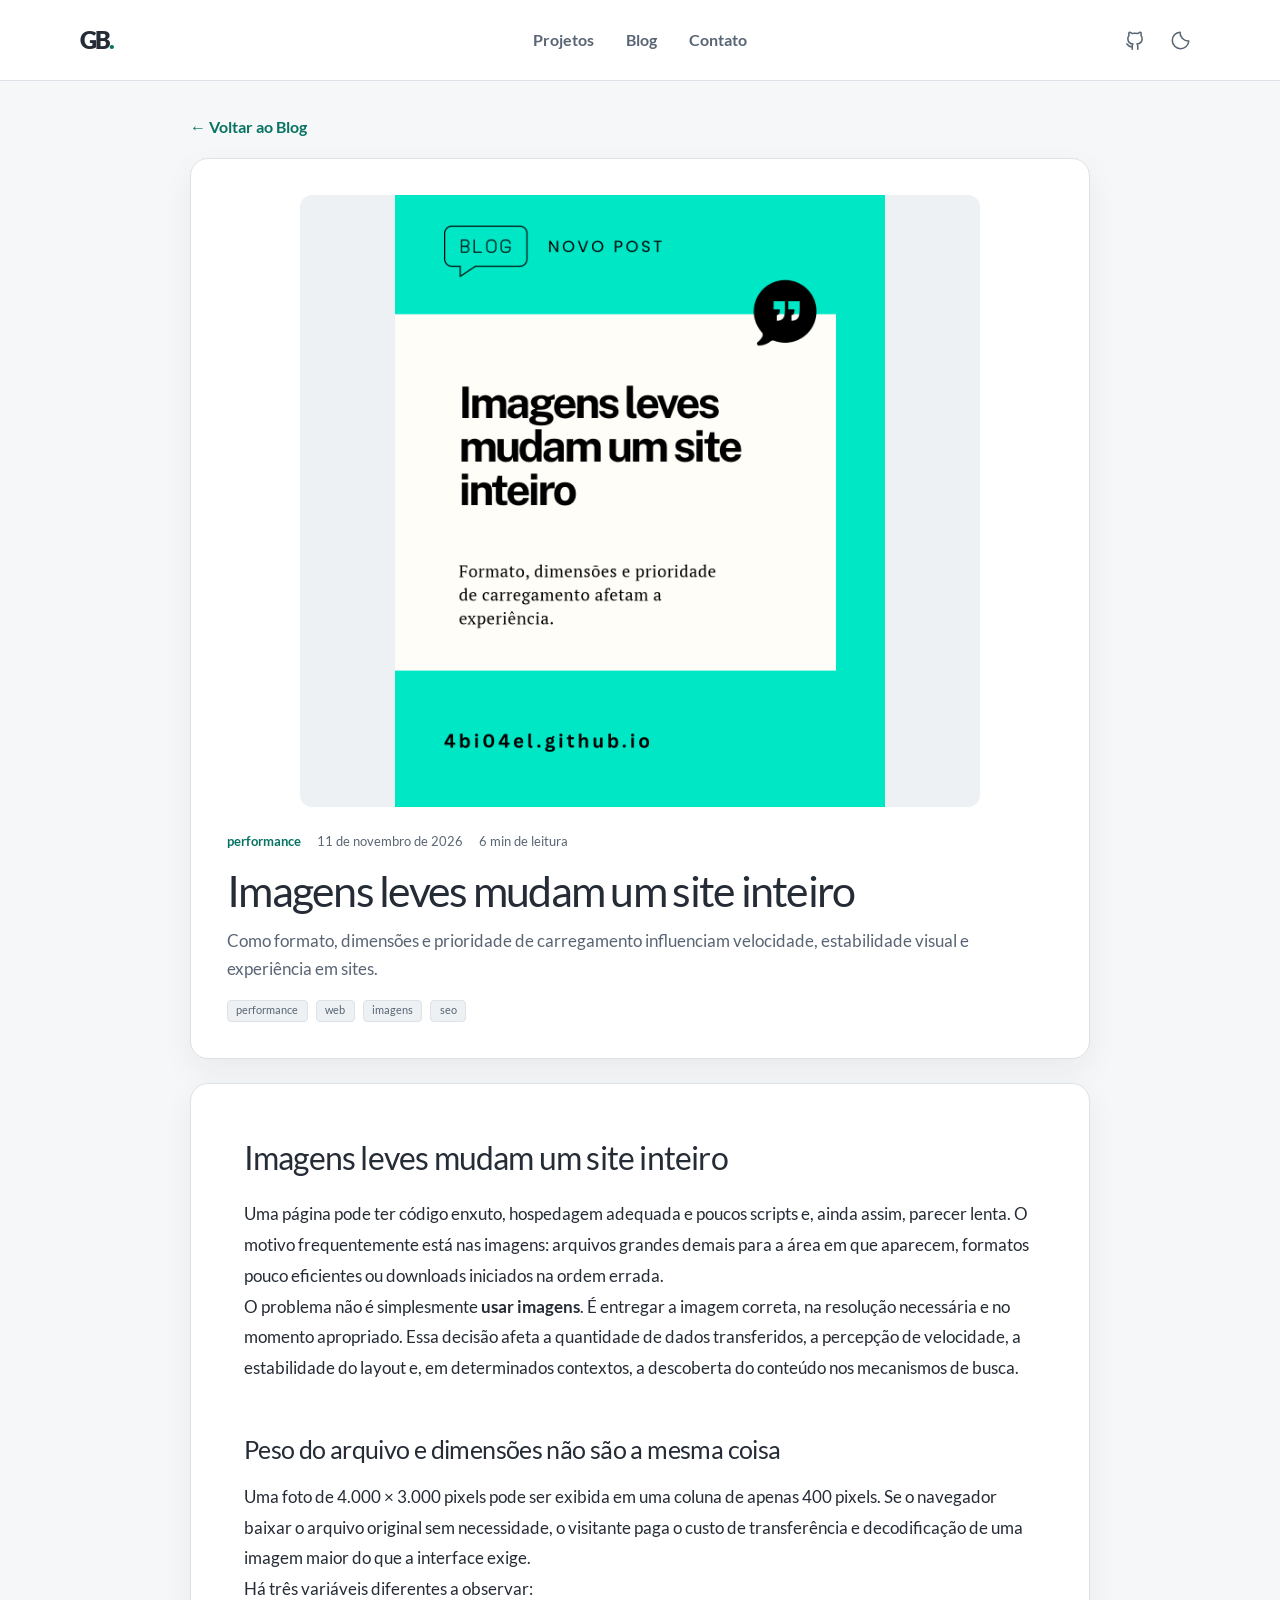
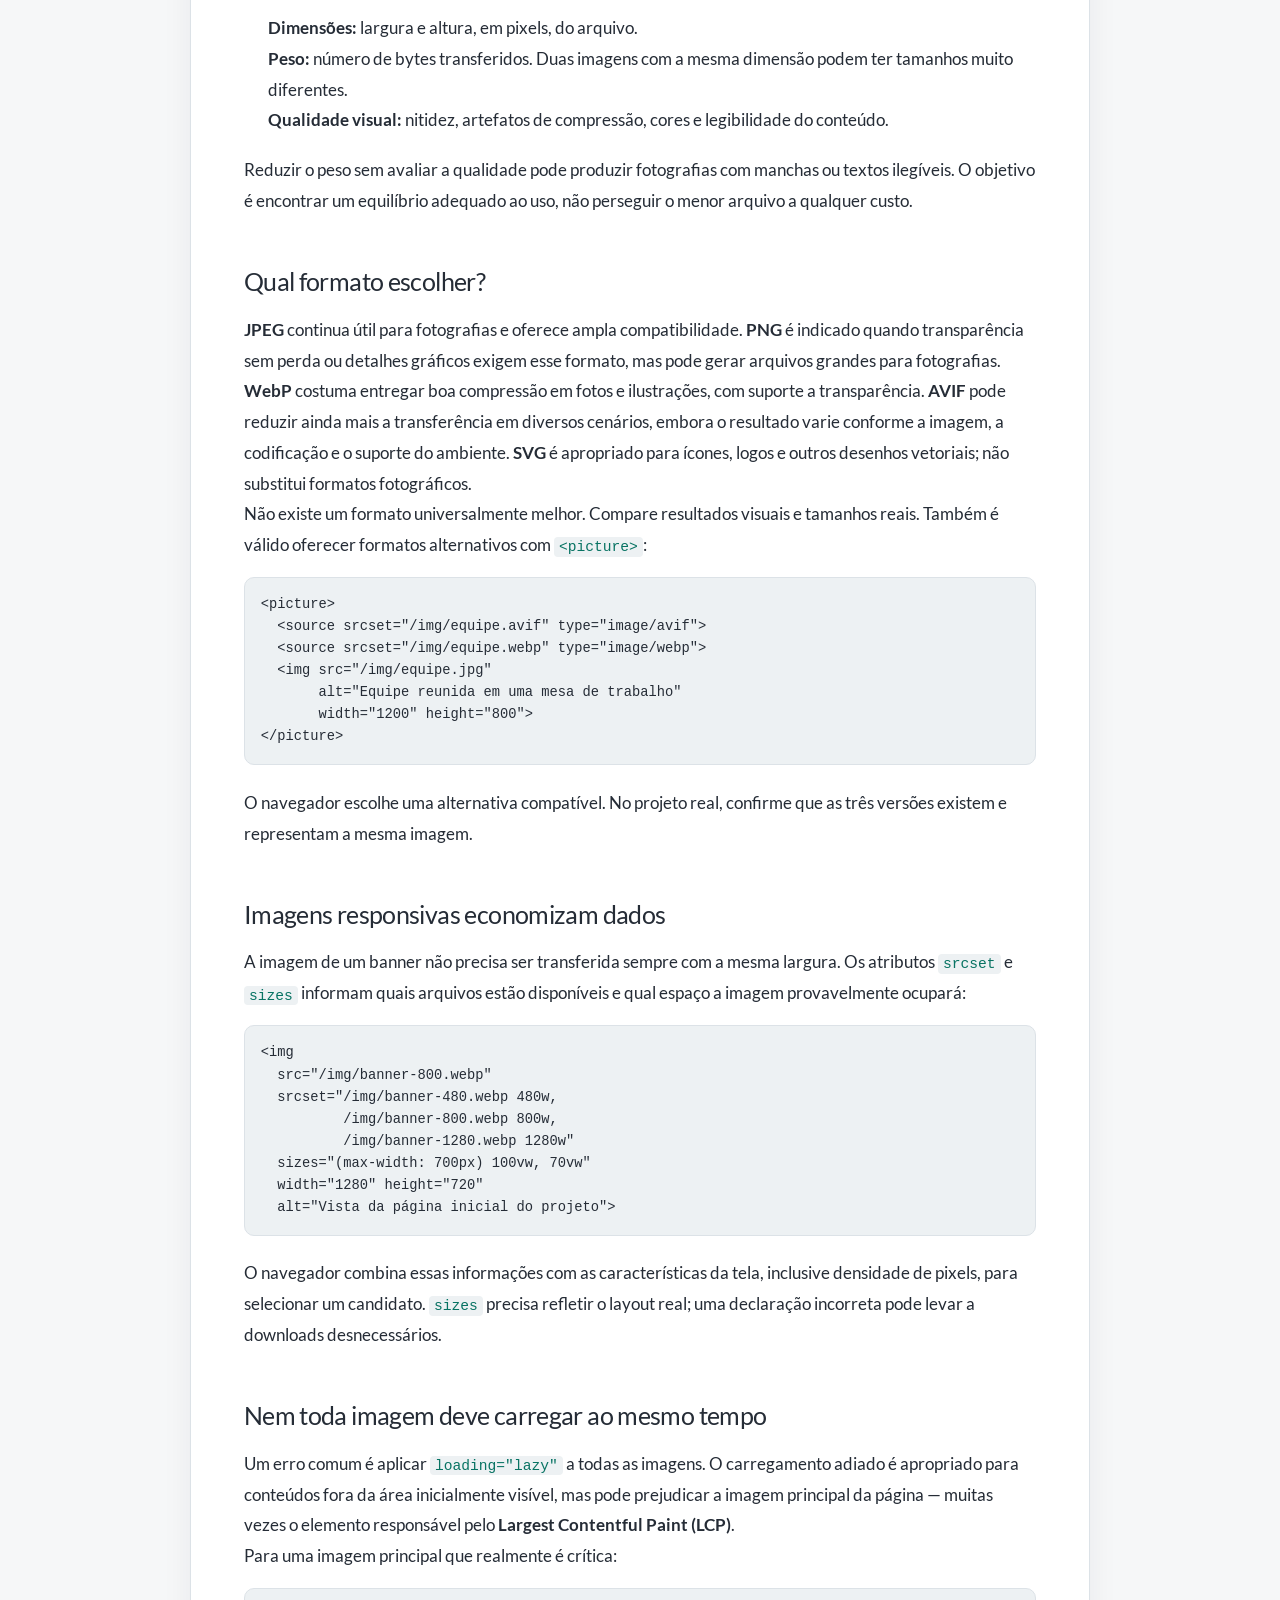
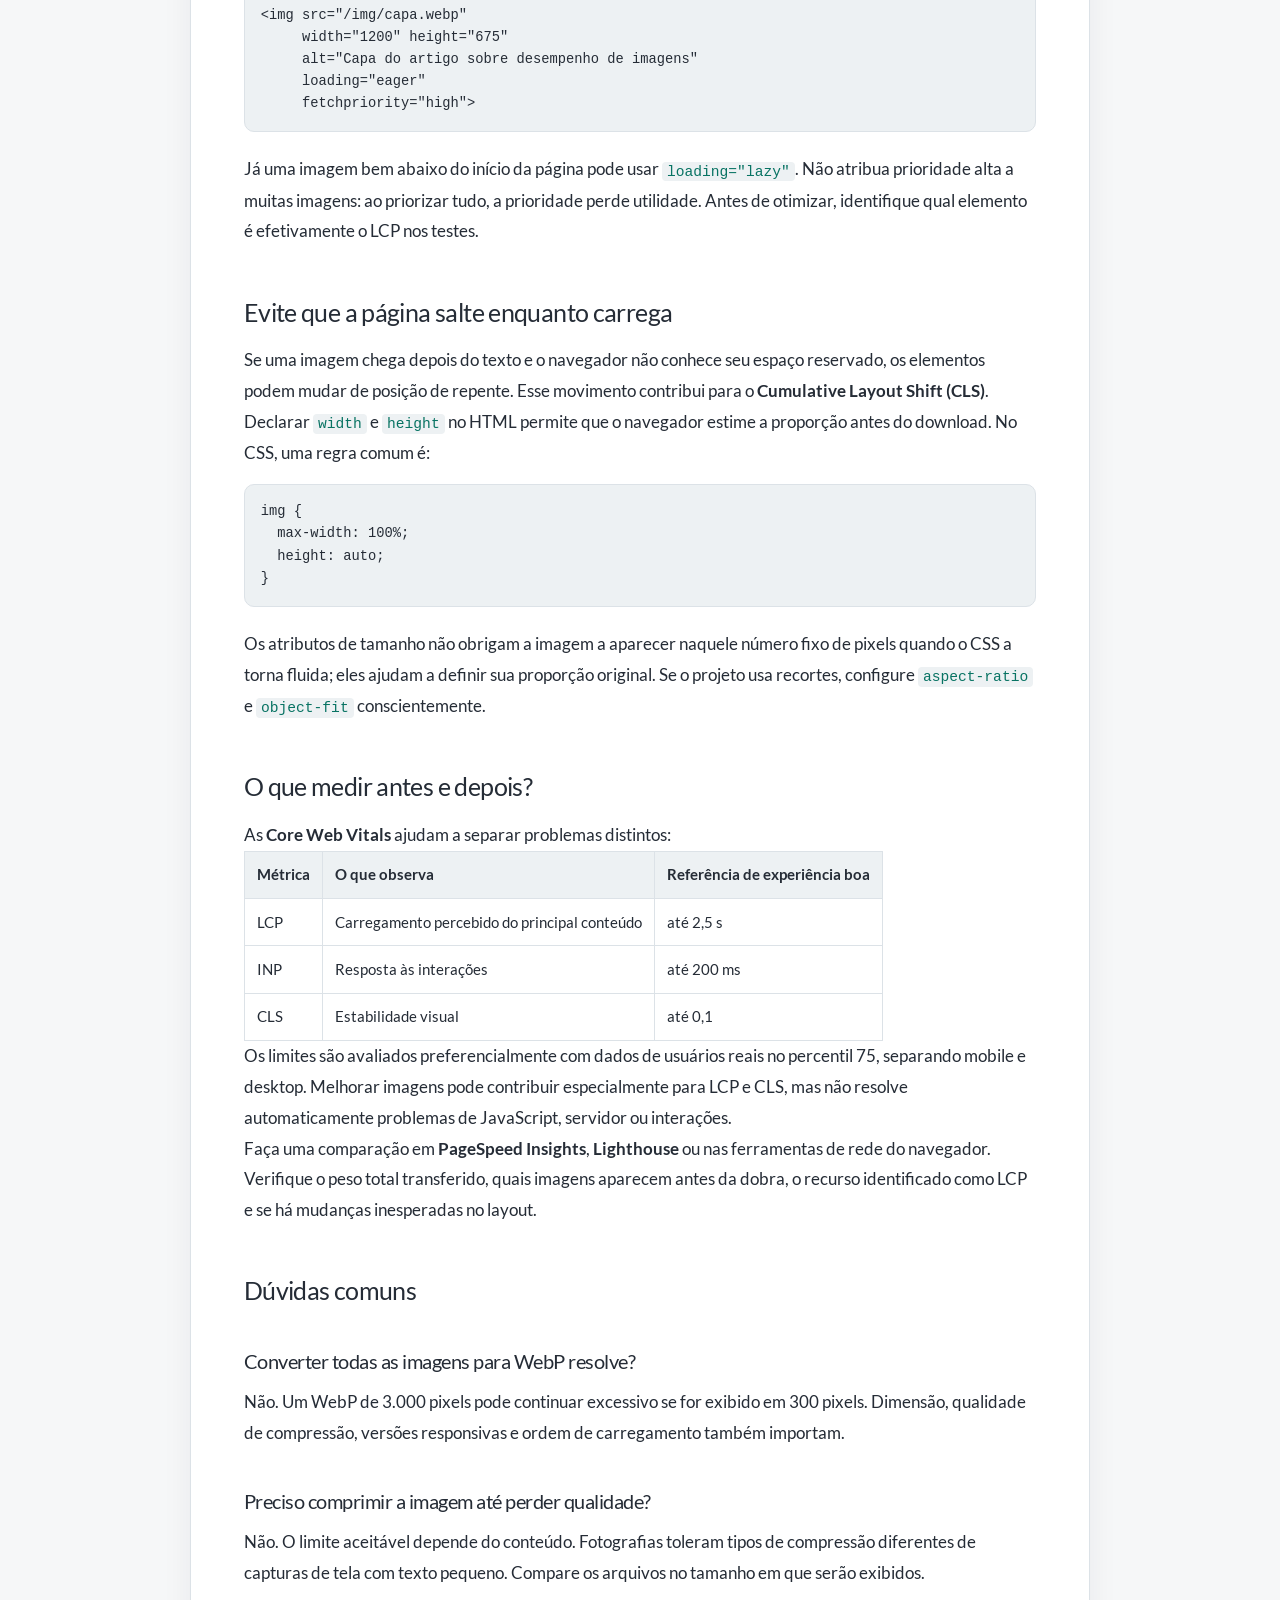
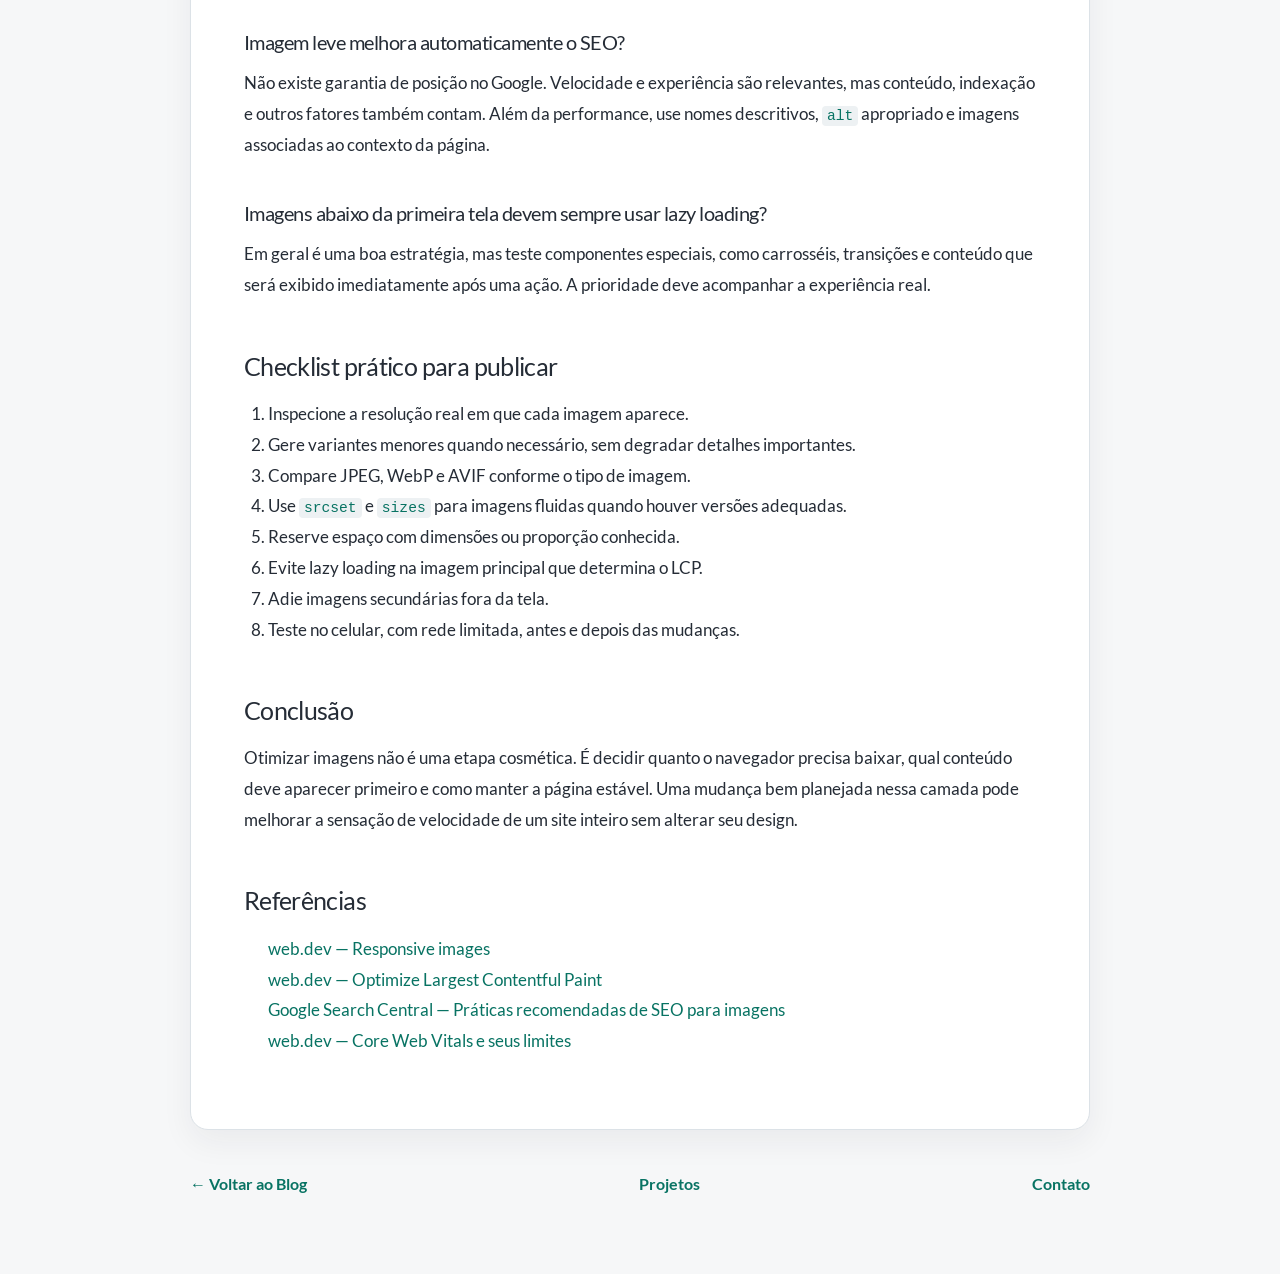
<file: blog/imagens-leves-mudam-um-site-inteiro/index.html>
<!doctype html>
<html lang="pt-BR" data-theme="light"><head><meta charset="utf-8"><meta name="viewport" content="width=device-width, initial-scale=1">
<title>Imagens leves mudam um site inteiro · Gabriel Barbosa</title><meta name="description" content="Como formato, dimensões e prioridade de carregamento influenciam velocidade, estabilidade visual e experiência em sites.">
<link rel="icon" href="/favicon.svg" type="image/svg+xml"><script src="/js/theme-init.js"></script><link rel="stylesheet" href="/css/main.bundle.css"><link rel="stylesheet" href="/css/portfolio.css"><link rel="stylesheet" href="/css/article.css"></head><body>
<header class="site-header"><nav class="site-nav" aria-label="Navegação do artigo">
      <a class="site-mark" href="/" aria-label="GB — portfólio">GB<span aria-hidden="true">.</span></a>
      <button class="menu-toggle" type="button" aria-expanded="false" aria-controls="article-navigation"><svg viewBox="0 0 24 24" aria-hidden="true"><path d="M4 7h16M4 12h16M4 17h16" /></svg><span>Menu</span></button>
      <div class="nav-links" id="article-navigation"><a href="/#projetos">Projetos</a><a href="/#blog">Blog</a><a href="/#contato">Contato</a></div>
      <div class="nav-actions"><a class="nav-icon" aria-label="GitHub" href="https://github.com/4bi04el" target="_blank" rel="noopener noreferrer"><svg viewBox="0 0 24 24" aria-hidden="true"><path d="M9 19c-4.3 1.3-4.3-2.2-6-2.7M15 22v-3.4a3 3 0 0 0-.8-2.3c2.7-.3 5.6-1.3 5.6-6A4.7 4.7 0 0 0 18.5 7a4.4 4.4 0 0 0-.1-3.3s-1-.3-3.4 1.3a11.4 11.4 0 0 0-6 0C6.6 3.4 5.6 3.7 5.6 3.7A4.4 4.4 0 0 0 5.5 7a4.7 4.7 0 0 0-1.3 3.3c0 4.7 2.9 5.7 5.6 6A3 3 0 0 0 9 18.6V22" /></svg></a>
      <button class="theme-toggle nav-icon" type="button" aria-label="Alternar tema" aria-pressed="false"><svg class="theme-sun" viewBox="0 0 24 24" aria-hidden="true"><circle cx="12" cy="12" r="4" /><path d="M12 2v2m0 16v2M2 12h2m16 0h2M5 5l1.5 1.5m11 11L19 19M5 19l1.5-1.5m11-11L19 5" /></svg><svg class="theme-moon" viewBox="0 0 24 24" aria-hidden="true"><path d="M20.5 13A9 9 0 0 1 11 3.5 9 9 0 1 0 20.5 13Z" /></svg></button></div>
    </nav></header><main class="article-page"><a class="article-back" href="/#blog">← Voltar ao Blog</a>
<article><header class="article-header"><img class="article-cover" src="/img/Imagens%20leves%20mudam%20um%20site%20inteiro.png" alt="Capa: Imagens leves mudam um site inteiro" width="1080" height="1350" fetchpriority="high">
<div class="article-meta"><span>performance</span><time datetime="2026-11-11">11 de novembro de 2026</time><span>6 min de leitura</span></div>
<h1>Imagens leves mudam um site inteiro</h1><p class="article-description">Como formato, dimensões e prioridade de carregamento influenciam velocidade, estabilidade visual e experiência em sites.</p><div class="tags article-tags"><span class="tag">performance</span> <span class="tag">web</span> <span class="tag">imagens</span> <span class="tag">seo</span></div></header>
<div class="article-content"><h1>Imagens leves mudam um site inteiro</h1>
<p>Uma página pode ter código enxuto, hospedagem adequada e poucos scripts e, ainda assim, parecer lenta. O motivo frequentemente está nas imagens: arquivos grandes demais para a área em que aparecem, formatos pouco eficientes ou downloads iniciados na ordem errada.</p>
<p>O problema não é simplesmente <strong>usar imagens</strong>. É entregar a imagem correta, na resolução necessária e no momento apropriado. Essa decisão afeta a quantidade de dados transferidos, a percepção de velocidade, a estabilidade do layout e, em determinados contextos, a descoberta do conteúdo nos mecanismos de busca.</p>
<h2>Peso do arquivo e dimensões não são a mesma coisa</h2>
<p>Uma foto de 4.000 × 3.000 pixels pode ser exibida em uma coluna de apenas 400 pixels. Se o navegador baixar o arquivo original sem necessidade, o visitante paga o custo de transferência e decodificação de uma imagem maior do que a interface exige.</p>
<p>Há três variáveis diferentes a observar:</p>
<ul>
<li><strong>Dimensões:</strong> largura e altura, em pixels, do arquivo.</li>
<li><strong>Peso:</strong> número de bytes transferidos. Duas imagens com a mesma dimensão podem ter tamanhos muito diferentes.</li>
<li><strong>Qualidade visual:</strong> nitidez, artefatos de compressão, cores e legibilidade do conteúdo.</li>
</ul>
<p>Reduzir o peso sem avaliar a qualidade pode produzir fotografias com manchas ou textos ilegíveis. O objetivo é encontrar um equilíbrio adequado ao uso, não perseguir o menor arquivo a qualquer custo.</p>
<h2>Qual formato escolher?</h2>
<p><strong>JPEG</strong> continua útil para fotografias e oferece ampla compatibilidade. <strong>PNG</strong> é indicado quando transparência sem perda ou detalhes gráficos exigem esse formato, mas pode gerar arquivos grandes para fotografias. <strong>WebP</strong> costuma entregar boa compressão em fotos e ilustrações, com suporte a transparência. <strong>AVIF</strong> pode reduzir ainda mais a transferência em diversos cenários, embora o resultado varie conforme a imagem, a codificação e o suporte do ambiente. <strong>SVG</strong> é apropriado para ícones, logos e outros desenhos vetoriais; não substitui formatos fotográficos.</p>
<p>Não existe um formato universalmente melhor. Compare resultados visuais e tamanhos reais. Também é válido oferecer formatos alternativos com <code>&lt;picture&gt;</code>:</p>
<pre><code class="language-html">&lt;picture&gt;
  &lt;source srcset="/img/equipe.avif" type="image/avif"&gt;
  &lt;source srcset="/img/equipe.webp" type="image/webp"&gt;
  &lt;img src="/img/equipe.jpg"
       alt="Equipe reunida em uma mesa de trabalho"
       width="1200" height="800"&gt;
&lt;/picture&gt;
</code></pre>
<p>O navegador escolhe uma alternativa compatível. No projeto real, confirme que as três versões existem e representam a mesma imagem.</p>
<h2>Imagens responsivas economizam dados</h2>
<p>A imagem de um banner não precisa ser transferida sempre com a mesma largura. Os atributos <code>srcset</code> e <code>sizes</code> informam quais arquivos estão disponíveis e qual espaço a imagem provavelmente ocupará:</p>
<pre><code class="language-html">&lt;img
  src="/img/banner-800.webp"
  srcset="/img/banner-480.webp 480w,
          /img/banner-800.webp 800w,
          /img/banner-1280.webp 1280w"
  sizes="(max-width: 700px) 100vw, 70vw"
  width="1280" height="720"
  alt="Vista da página inicial do projeto"&gt;
</code></pre>
<p>O navegador combina essas informações com as características da tela, inclusive densidade de pixels, para selecionar um candidato. <code>sizes</code> precisa refletir o layout real; uma declaração incorreta pode levar a downloads desnecessários.</p>
<h2>Nem toda imagem deve carregar ao mesmo tempo</h2>
<p>Um erro comum é aplicar <code>loading="lazy"</code> a todas as imagens. O carregamento adiado é apropriado para conteúdos fora da área inicialmente visível, mas pode prejudicar a imagem principal da página — muitas vezes o elemento responsável pelo <strong>Largest Contentful Paint (LCP)</strong>.</p>
<p>Para uma imagem principal que realmente é crítica:</p>
<pre><code class="language-html">&lt;img src="/img/capa.webp"
     width="1200" height="675"
     alt="Capa do artigo sobre desempenho de imagens"
     loading="eager"
     fetchpriority="high"&gt;
</code></pre>
<p>Já uma imagem bem abaixo do início da página pode usar <code>loading="lazy"</code>. Não atribua prioridade alta a muitas imagens: ao priorizar tudo, a prioridade perde utilidade. Antes de otimizar, identifique qual elemento é efetivamente o LCP nos testes.</p>
<h2>Evite que a página salte enquanto carrega</h2>
<p>Se uma imagem chega depois do texto e o navegador não conhece seu espaço reservado, os elementos podem mudar de posição de repente. Esse movimento contribui para o <strong>Cumulative Layout Shift (CLS)</strong>.</p>
<p>Declarar <code>width</code> e <code>height</code> no HTML permite que o navegador estime a proporção antes do download. No CSS, uma regra comum é:</p>
<pre><code class="language-css">img {
  max-width: 100%;
  height: auto;
}
</code></pre>
<p>Os atributos de tamanho não obrigam a imagem a aparecer naquele número fixo de pixels quando o CSS a torna fluida; eles ajudam a definir sua proporção original. Se o projeto usa recortes, configure <code>aspect-ratio</code> e <code>object-fit</code> conscientemente.</p>
<h2>O que medir antes e depois?</h2>
<p>As <strong>Core Web Vitals</strong> ajudam a separar problemas distintos:</p>
<table>
<thead>
<tr>
<th>Métrica</th>
<th>O que observa</th>
<th>Referência de experiência boa</th>
</tr>
</thead>
<tbody><tr>
<td>LCP</td>
<td>Carregamento percebido do principal conteúdo</td>
<td>até 2,5 s</td>
</tr>
<tr>
<td>INP</td>
<td>Resposta às interações</td>
<td>até 200 ms</td>
</tr>
<tr>
<td>CLS</td>
<td>Estabilidade visual</td>
<td>até 0,1</td>
</tr>
</tbody></table>
<p>Os limites são avaliados preferencialmente com dados de usuários reais no percentil 75, separando mobile e desktop. Melhorar imagens pode contribuir especialmente para LCP e CLS, mas não resolve automaticamente problemas de JavaScript, servidor ou interações.</p>
<p>Faça uma comparação em <strong>PageSpeed Insights</strong>, <strong>Lighthouse</strong> ou nas ferramentas de rede do navegador. Verifique o peso total transferido, quais imagens aparecem antes da dobra, o recurso identificado como LCP e se há mudanças inesperadas no layout.</p>
<h2>Dúvidas comuns</h2>
<h3>Converter todas as imagens para WebP resolve?</h3>
<p>Não. Um WebP de 3.000 pixels pode continuar excessivo se for exibido em 300 pixels. Dimensão, qualidade de compressão, versões responsivas e ordem de carregamento também importam.</p>
<h3>Preciso comprimir a imagem até perder qualidade?</h3>
<p>Não. O limite aceitável depende do conteúdo. Fotografias toleram tipos de compressão diferentes de capturas de tela com texto pequeno. Compare os arquivos no tamanho em que serão exibidos.</p>
<h3>Imagem leve melhora automaticamente o SEO?</h3>
<p>Não existe garantia de posição no Google. Velocidade e experiência são relevantes, mas conteúdo, indexação e outros fatores também contam. Além da performance, use nomes descritivos, <code>alt</code> apropriado e imagens associadas ao contexto da página.</p>
<h3>Imagens abaixo da primeira tela devem sempre usar lazy loading?</h3>
<p>Em geral é uma boa estratégia, mas teste componentes especiais, como carrosséis, transições e conteúdo que será exibido imediatamente após uma ação. A prioridade deve acompanhar a experiência real.</p>
<h2>Checklist prático para publicar</h2>
<ol>
<li>Inspecione a resolução real em que cada imagem aparece.</li>
<li>Gere variantes menores quando necessário, sem degradar detalhes importantes.</li>
<li>Compare JPEG, WebP e AVIF conforme o tipo de imagem.</li>
<li>Use <code>srcset</code> e <code>sizes</code> para imagens fluidas quando houver versões adequadas.</li>
<li>Reserve espaço com dimensões ou proporção conhecida.</li>
<li>Evite lazy loading na imagem principal que determina o LCP.</li>
<li>Adie imagens secundárias fora da tela.</li>
<li>Teste no celular, com rede limitada, antes e depois das mudanças.</li>
</ol>
<h2>Conclusão</h2>
<p>Otimizar imagens não é uma etapa cosmética. É decidir quanto o navegador precisa baixar, qual conteúdo deve aparecer primeiro e como manter a página estável. Uma mudança bem planejada nessa camada pode melhorar a sensação de velocidade de um site inteiro sem alterar seu design.</p>
<h2>Referências</h2>
<ul>
<li><a href="https://web.dev/learn/design/responsive-images" target="_blank" rel="noopener noreferrer">web.dev — Responsive images</a></li>
<li><a href="https://web.dev/articles/optimize-lcp" target="_blank" rel="noopener noreferrer">web.dev — Optimize Largest Contentful Paint</a></li>
<li><a href="https://developers.google.com/search/docs/appearance/google-images?hl=pt-BR" target="_blank" rel="noopener noreferrer">Google Search Central — Práticas recomendadas de SEO para imagens</a></li>
<li><a href="https://web.dev/articles/defining-core-web-vitals-thresholds?hl=pt-BR" target="_blank" rel="noopener noreferrer">web.dev — Core Web Vitals e seus limites</a></li>
</ul>
</div></article>
<footer class="article-footer"><a href="/#blog">← Voltar ao Blog</a><a href="/#projetos">Projetos</a><a href="/#contato">Contato</a></footer></main>
<script src="/js/bundle.js"></script><script src="/js/portfolio.js"></script></body></html>
</file>
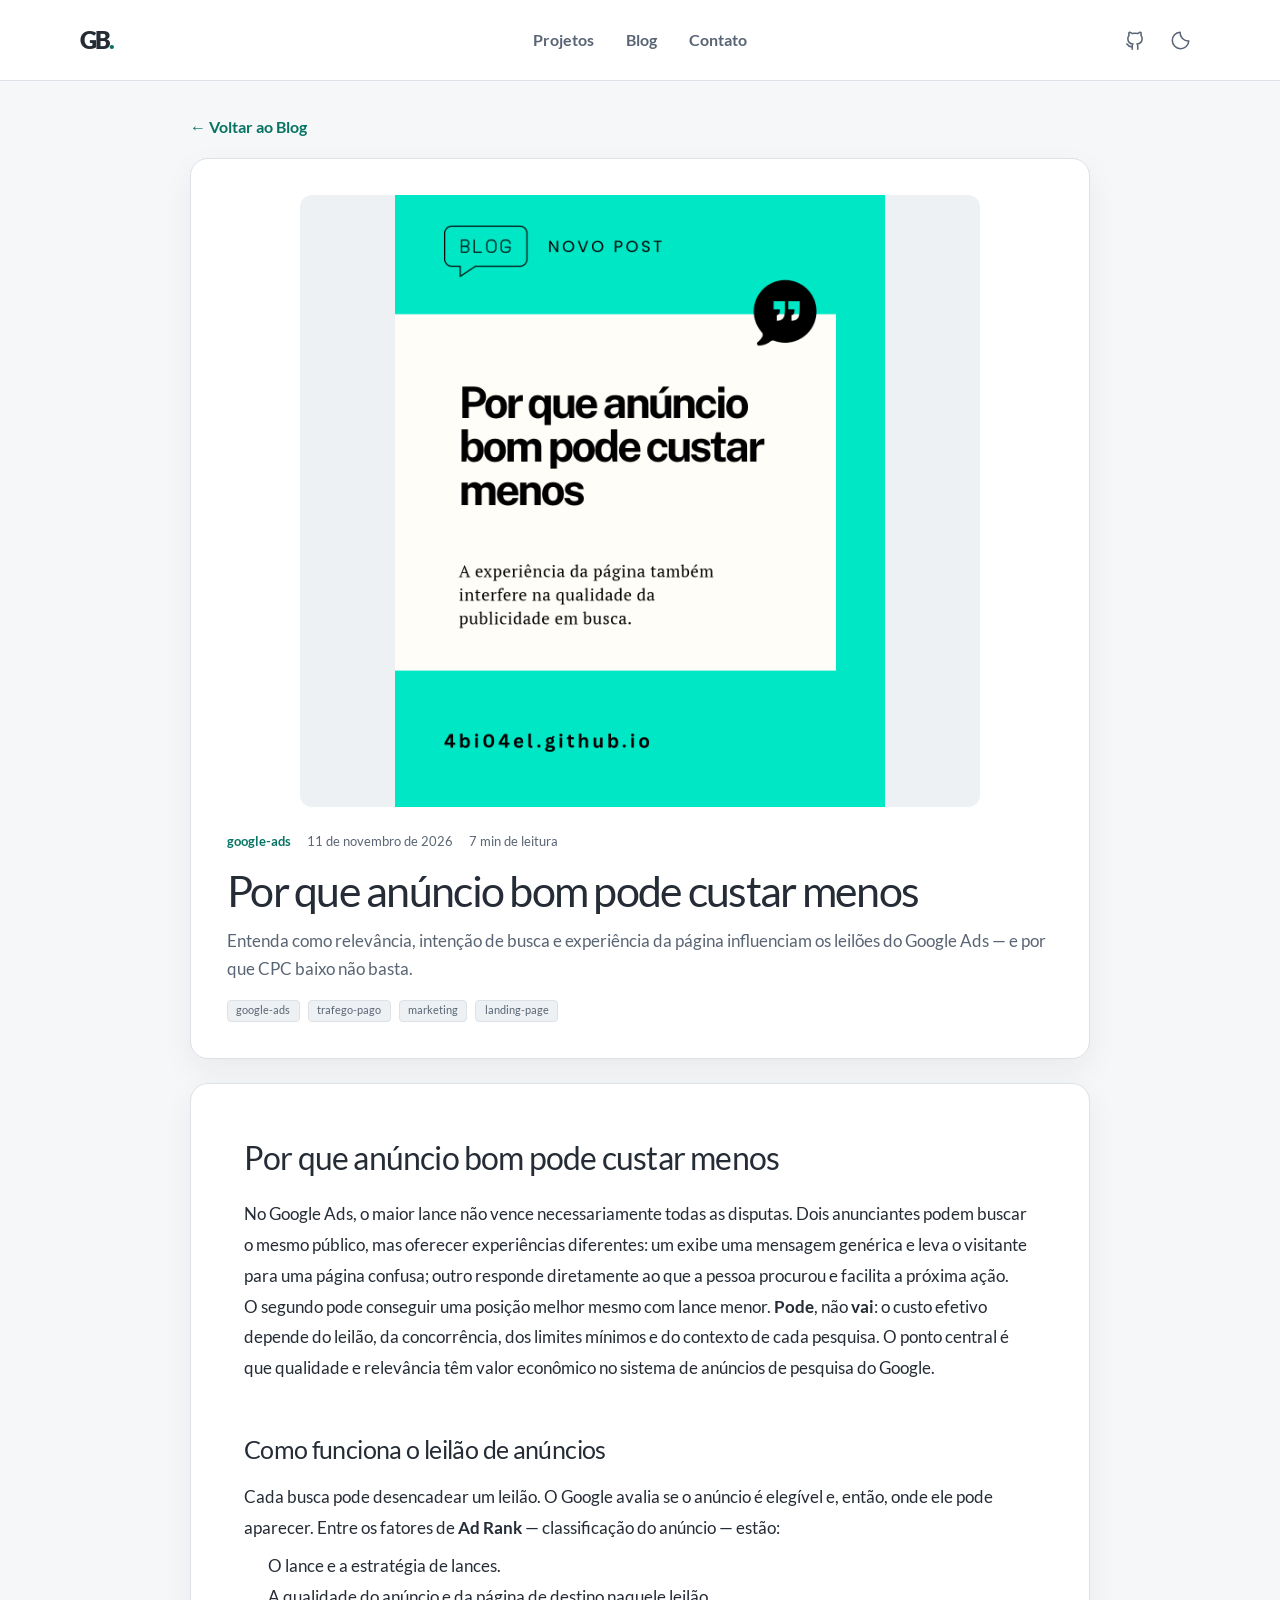
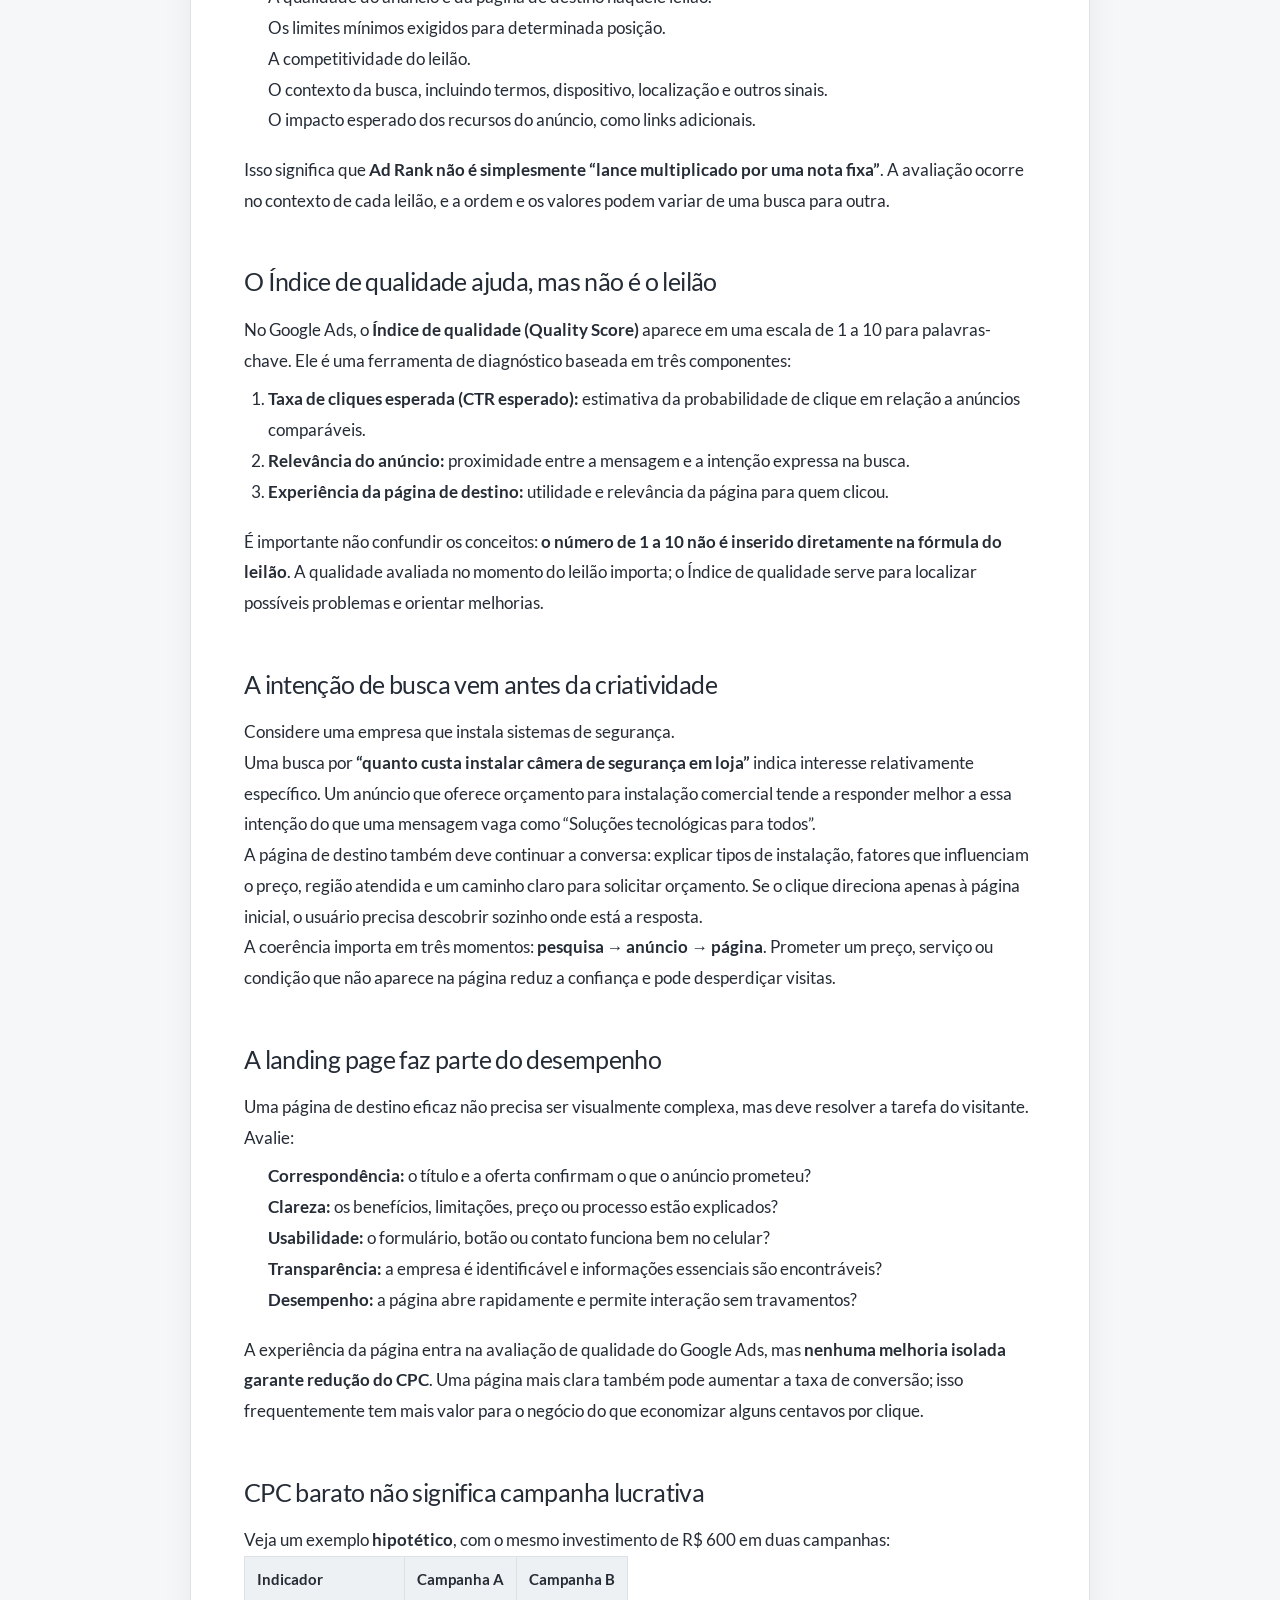
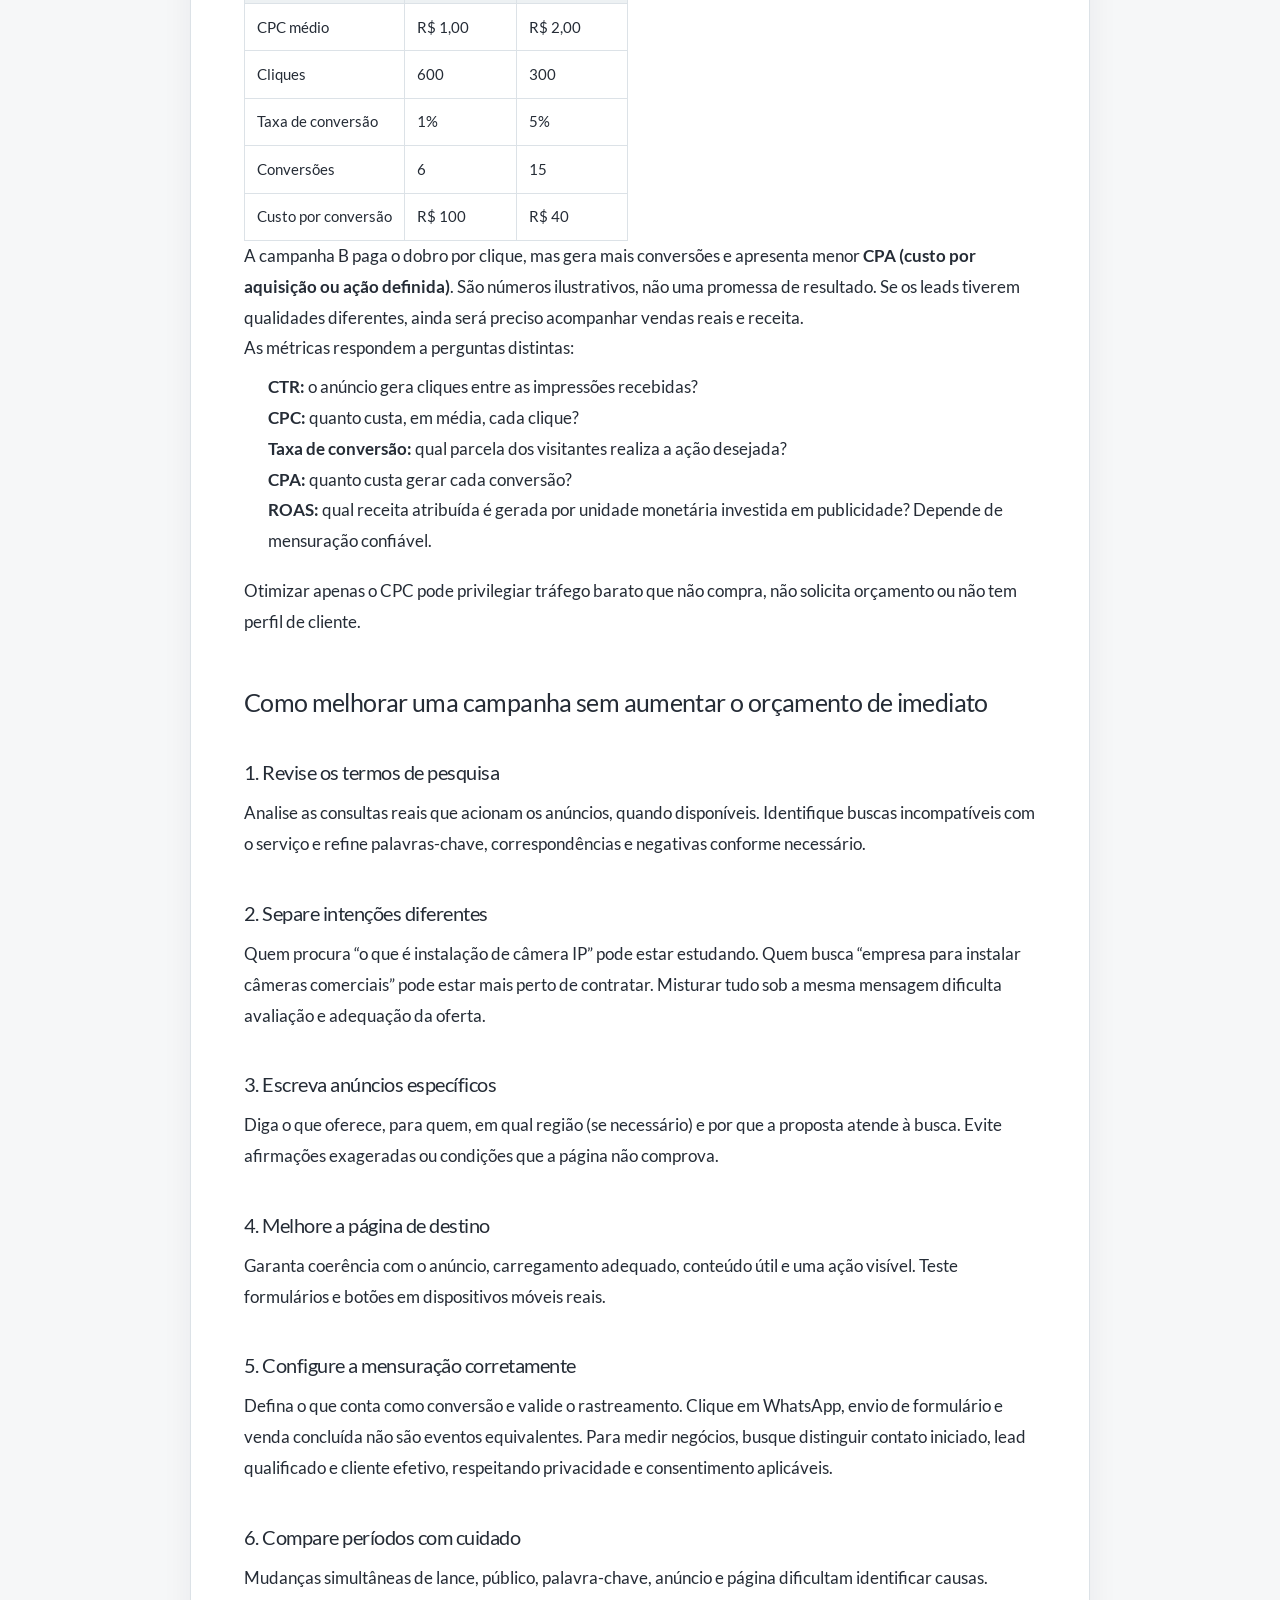
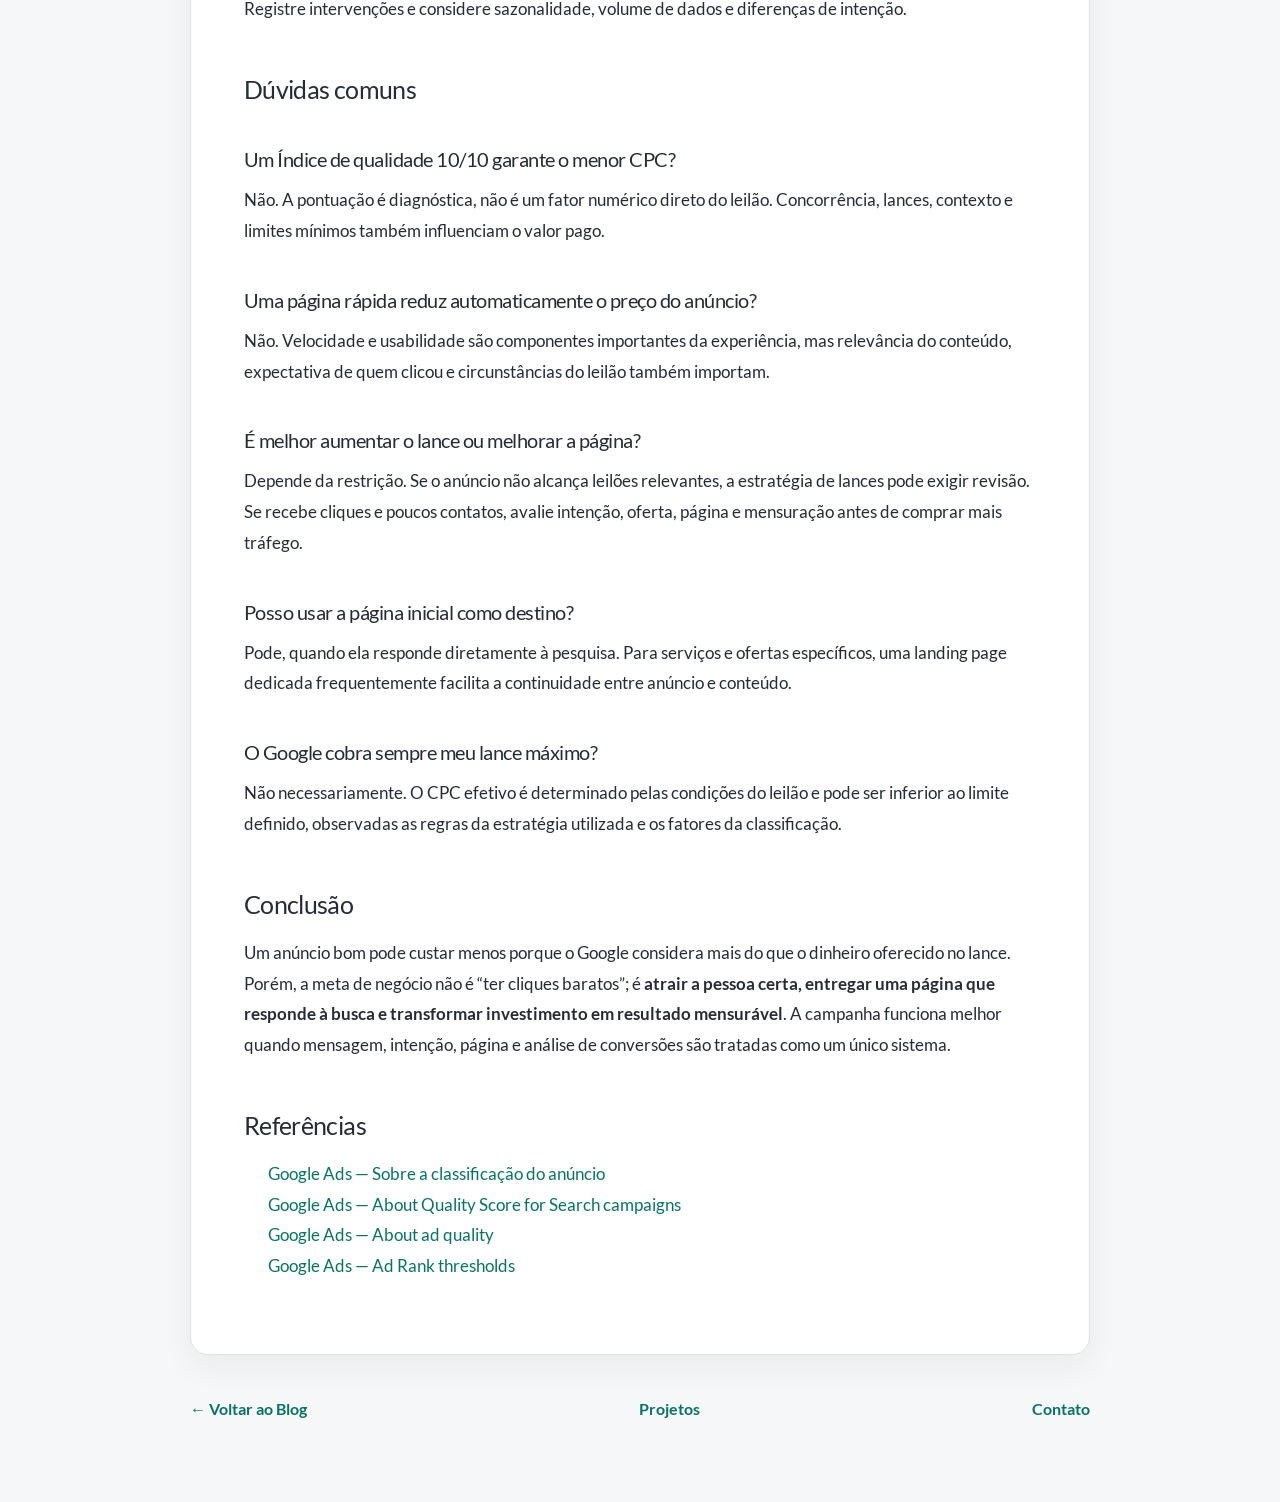
<file: blog/por-que-anuncio-bom-pode-custar-menos/index.html>
<!doctype html>
<html lang="pt-BR" data-theme="light"><head><meta charset="utf-8"><meta name="viewport" content="width=device-width, initial-scale=1">
<title>Por que anúncio bom pode custar menos · Gabriel Barbosa</title><meta name="description" content="Entenda como relevância, intenção de busca e experiência da página influenciam os leilões do Google Ads — e por que CPC baixo não basta.">
<link rel="icon" href="/favicon.svg" type="image/svg+xml"><script src="/js/theme-init.js"></script><link rel="stylesheet" href="/css/main.bundle.css"><link rel="stylesheet" href="/css/portfolio.css"><link rel="stylesheet" href="/css/article.css"></head><body>
<header class="site-header"><nav class="site-nav" aria-label="Navegação do artigo">
      <a class="site-mark" href="/" aria-label="GB — portfólio">GB<span aria-hidden="true">.</span></a>
      <button class="menu-toggle" type="button" aria-expanded="false" aria-controls="article-navigation"><svg viewBox="0 0 24 24" aria-hidden="true"><path d="M4 7h16M4 12h16M4 17h16" /></svg><span>Menu</span></button>
      <div class="nav-links" id="article-navigation"><a href="/#projetos">Projetos</a><a href="/#blog">Blog</a><a href="/#contato">Contato</a></div>
      <div class="nav-actions"><a class="nav-icon" aria-label="GitHub" href="https://github.com/4bi04el" target="_blank" rel="noopener noreferrer"><svg viewBox="0 0 24 24" aria-hidden="true"><path d="M9 19c-4.3 1.3-4.3-2.2-6-2.7M15 22v-3.4a3 3 0 0 0-.8-2.3c2.7-.3 5.6-1.3 5.6-6A4.7 4.7 0 0 0 18.5 7a4.4 4.4 0 0 0-.1-3.3s-1-.3-3.4 1.3a11.4 11.4 0 0 0-6 0C6.6 3.4 5.6 3.7 5.6 3.7A4.4 4.4 0 0 0 5.5 7a4.7 4.7 0 0 0-1.3 3.3c0 4.7 2.9 5.7 5.6 6A3 3 0 0 0 9 18.6V22" /></svg></a>
      <button class="theme-toggle nav-icon" type="button" aria-label="Alternar tema" aria-pressed="false"><svg class="theme-sun" viewBox="0 0 24 24" aria-hidden="true"><circle cx="12" cy="12" r="4" /><path d="M12 2v2m0 16v2M2 12h2m16 0h2M5 5l1.5 1.5m11 11L19 19M5 19l1.5-1.5m11-11L19 5" /></svg><svg class="theme-moon" viewBox="0 0 24 24" aria-hidden="true"><path d="M20.5 13A9 9 0 0 1 11 3.5 9 9 0 1 0 20.5 13Z" /></svg></button></div>
    </nav></header><main class="article-page"><a class="article-back" href="/#blog">← Voltar ao Blog</a>
<article><header class="article-header"><img class="article-cover" src="/img/Por%20que%20an%C3%BAncio%20bom%20pode%20custar%20menos.png" alt="Capa: Por que anúncio bom pode custar menos" width="1080" height="1350" fetchpriority="high">
<div class="article-meta"><span>google-ads</span><time datetime="2026-11-11">11 de novembro de 2026</time><span>7 min de leitura</span></div>
<h1>Por que anúncio bom pode custar menos</h1><p class="article-description">Entenda como relevância, intenção de busca e experiência da página influenciam os leilões do Google Ads — e por que CPC baixo não basta.</p><div class="tags article-tags"><span class="tag">google-ads</span> <span class="tag">trafego-pago</span> <span class="tag">marketing</span> <span class="tag">landing-page</span></div></header>
<div class="article-content"><h1>Por que anúncio bom pode custar menos</h1>
<p>No Google Ads, o maior lance não vence necessariamente todas as disputas. Dois anunciantes podem buscar o mesmo público, mas oferecer experiências diferentes: um exibe uma mensagem genérica e leva o visitante para uma página confusa; outro responde diretamente ao que a pessoa procurou e facilita a próxima ação.</p>
<p>O segundo pode conseguir uma posição melhor mesmo com lance menor. <strong>Pode</strong>, não <strong>vai</strong>: o custo efetivo depende do leilão, da concorrência, dos limites mínimos e do contexto de cada pesquisa. O ponto central é que qualidade e relevância têm valor econômico no sistema de anúncios de pesquisa do Google.</p>
<h2>Como funciona o leilão de anúncios</h2>
<p>Cada busca pode desencadear um leilão. O Google avalia se o anúncio é elegível e, então, onde ele pode aparecer. Entre os fatores de <strong>Ad Rank</strong> — classificação do anúncio — estão:</p>
<ul>
<li>O lance e a estratégia de lances.</li>
<li>A qualidade do anúncio e da página de destino naquele leilão.</li>
<li>Os limites mínimos exigidos para determinada posição.</li>
<li>A competitividade do leilão.</li>
<li>O contexto da busca, incluindo termos, dispositivo, localização e outros sinais.</li>
<li>O impacto esperado dos recursos do anúncio, como links adicionais.</li>
</ul>
<p>Isso significa que <strong>Ad Rank não é simplesmente “lance multiplicado por uma nota fixa”</strong>. A avaliação ocorre no contexto de cada leilão, e a ordem e os valores podem variar de uma busca para outra.</p>
<h2>O Índice de qualidade ajuda, mas não é o leilão</h2>
<p>No Google Ads, o <strong>Índice de qualidade (Quality Score)</strong> aparece em uma escala de 1 a 10 para palavras-chave. Ele é uma ferramenta de diagnóstico baseada em três componentes:</p>
<ol>
<li><strong>Taxa de cliques esperada (CTR esperado):</strong> estimativa da probabilidade de clique em relação a anúncios comparáveis.</li>
<li><strong>Relevância do anúncio:</strong> proximidade entre a mensagem e a intenção expressa na busca.</li>
<li><strong>Experiência da página de destino:</strong> utilidade e relevância da página para quem clicou.</li>
</ol>
<p>É importante não confundir os conceitos: <strong>o número de 1 a 10 não é inserido diretamente na fórmula do leilão</strong>. A qualidade avaliada no momento do leilão importa; o Índice de qualidade serve para localizar possíveis problemas e orientar melhorias.</p>
<h2>A intenção de busca vem antes da criatividade</h2>
<p>Considere uma empresa que instala sistemas de segurança.</p>
<p>Uma busca por <strong>“quanto custa instalar câmera de segurança em loja”</strong> indica interesse relativamente específico. Um anúncio que oferece orçamento para instalação comercial tende a responder melhor a essa intenção do que uma mensagem vaga como “Soluções tecnológicas para todos”.</p>
<p>A página de destino também deve continuar a conversa: explicar tipos de instalação, fatores que influenciam o preço, região atendida e um caminho claro para solicitar orçamento. Se o clique direciona apenas à página inicial, o usuário precisa descobrir sozinho onde está a resposta.</p>
<p>A coerência importa em três momentos: <strong>pesquisa → anúncio → página</strong>. Prometer um preço, serviço ou condição que não aparece na página reduz a confiança e pode desperdiçar visitas.</p>
<h2>A landing page faz parte do desempenho</h2>
<p>Uma página de destino eficaz não precisa ser visualmente complexa, mas deve resolver a tarefa do visitante. Avalie:</p>
<ul>
<li><strong>Correspondência:</strong> o título e a oferta confirmam o que o anúncio prometeu?</li>
<li><strong>Clareza:</strong> os benefícios, limitações, preço ou processo estão explicados?</li>
<li><strong>Usabilidade:</strong> o formulário, botão ou contato funciona bem no celular?</li>
<li><strong>Transparência:</strong> a empresa é identificável e informações essenciais são encontráveis?</li>
<li><strong>Desempenho:</strong> a página abre rapidamente e permite interação sem travamentos?</li>
</ul>
<p>A experiência da página entra na avaliação de qualidade do Google Ads, mas <strong>nenhuma melhoria isolada garante redução do CPC</strong>. Uma página mais clara também pode aumentar a taxa de conversão; isso frequentemente tem mais valor para o negócio do que economizar alguns centavos por clique.</p>
<h2>CPC barato não significa campanha lucrativa</h2>
<p>Veja um exemplo <strong>hipotético</strong>, com o mesmo investimento de R$ 600 em duas campanhas:</p>
<table>
<thead>
<tr>
<th>Indicador</th>
<th align="right">Campanha A</th>
<th align="right">Campanha B</th>
</tr>
</thead>
<tbody><tr>
<td>CPC médio</td>
<td align="right">R$ 1,00</td>
<td align="right">R$ 2,00</td>
</tr>
<tr>
<td>Cliques</td>
<td align="right">600</td>
<td align="right">300</td>
</tr>
<tr>
<td>Taxa de conversão</td>
<td align="right">1%</td>
<td align="right">5%</td>
</tr>
<tr>
<td>Conversões</td>
<td align="right">6</td>
<td align="right">15</td>
</tr>
<tr>
<td>Custo por conversão</td>
<td align="right">R$ 100</td>
<td align="right">R$ 40</td>
</tr>
</tbody></table>
<p>A campanha B paga o dobro por clique, mas gera mais conversões e apresenta menor <strong>CPA (custo por aquisição ou ação definida)</strong>. São números ilustrativos, não uma promessa de resultado. Se os leads tiverem qualidades diferentes, ainda será preciso acompanhar vendas reais e receita.</p>
<p>As métricas respondem a perguntas distintas:</p>
<ul>
<li><strong>CTR:</strong> o anúncio gera cliques entre as impressões recebidas?</li>
<li><strong>CPC:</strong> quanto custa, em média, cada clique?</li>
<li><strong>Taxa de conversão:</strong> qual parcela dos visitantes realiza a ação desejada?</li>
<li><strong>CPA:</strong> quanto custa gerar cada conversão?</li>
<li><strong>ROAS:</strong> qual receita atribuída é gerada por unidade monetária investida em publicidade? Depende de mensuração confiável.</li>
</ul>
<p>Otimizar apenas o CPC pode privilegiar tráfego barato que não compra, não solicita orçamento ou não tem perfil de cliente.</p>
<h2>Como melhorar uma campanha sem aumentar o orçamento de imediato</h2>
<h3>1. Revise os termos de pesquisa</h3>
<p>Analise as consultas reais que acionam os anúncios, quando disponíveis. Identifique buscas incompatíveis com o serviço e refine palavras-chave, correspondências e negativas conforme necessário.</p>
<h3>2. Separe intenções diferentes</h3>
<p>Quem procura “o que é instalação de câmera IP” pode estar estudando. Quem busca “empresa para instalar câmeras comerciais” pode estar mais perto de contratar. Misturar tudo sob a mesma mensagem dificulta avaliação e adequação da oferta.</p>
<h3>3. Escreva anúncios específicos</h3>
<p>Diga o que oferece, para quem, em qual região (se necessário) e por que a proposta atende à busca. Evite afirmações exageradas ou condições que a página não comprova.</p>
<h3>4. Melhore a página de destino</h3>
<p>Garanta coerência com o anúncio, carregamento adequado, conteúdo útil e uma ação visível. Teste formulários e botões em dispositivos móveis reais.</p>
<h3>5. Configure a mensuração corretamente</h3>
<p>Defina o que conta como conversão e valide o rastreamento. Clique em WhatsApp, envio de formulário e venda concluída não são eventos equivalentes. Para medir negócios, busque distinguir contato iniciado, lead qualificado e cliente efetivo, respeitando privacidade e consentimento aplicáveis.</p>
<h3>6. Compare períodos com cuidado</h3>
<p>Mudanças simultâneas de lance, público, palavra-chave, anúncio e página dificultam identificar causas. Registre intervenções e considere sazonalidade, volume de dados e diferenças de intenção.</p>
<h2>Dúvidas comuns</h2>
<h3>Um Índice de qualidade 10/10 garante o menor CPC?</h3>
<p>Não. A pontuação é diagnóstica, não é um fator numérico direto do leilão. Concorrência, lances, contexto e limites mínimos também influenciam o valor pago.</p>
<h3>Uma página rápida reduz automaticamente o preço do anúncio?</h3>
<p>Não. Velocidade e usabilidade são componentes importantes da experiência, mas relevância do conteúdo, expectativa de quem clicou e circunstâncias do leilão também importam.</p>
<h3>É melhor aumentar o lance ou melhorar a página?</h3>
<p>Depende da restrição. Se o anúncio não alcança leilões relevantes, a estratégia de lances pode exigir revisão. Se recebe cliques e poucos contatos, avalie intenção, oferta, página e mensuração antes de comprar mais tráfego.</p>
<h3>Posso usar a página inicial como destino?</h3>
<p>Pode, quando ela responde diretamente à pesquisa. Para serviços e ofertas específicos, uma landing page dedicada frequentemente facilita a continuidade entre anúncio e conteúdo.</p>
<h3>O Google cobra sempre meu lance máximo?</h3>
<p>Não necessariamente. O CPC efetivo é determinado pelas condições do leilão e pode ser inferior ao limite definido, observadas as regras da estratégia utilizada e os fatores da classificação.</p>
<h2>Conclusão</h2>
<p>Um anúncio bom pode custar menos porque o Google considera mais do que o dinheiro oferecido no lance. Porém, a meta de negócio não é “ter cliques baratos”; é <strong>atrair a pessoa certa, entregar uma página que responde à busca e transformar investimento em resultado mensurável</strong>. A campanha funciona melhor quando mensagem, intenção, página e análise de conversões são tratadas como um único sistema.</p>
<h2>Referências</h2>
<ul>
<li><a href="https://support.google.com/google-ads/answer/1722122?hl=pt-BR" target="_blank" rel="noopener noreferrer">Google Ads — Sobre a classificação do anúncio</a></li>
<li><a href="https://support.google.com/google-ads/answer/6167118" target="_blank" rel="noopener noreferrer">Google Ads — About Quality Score for Search campaigns</a></li>
<li><a href="https://support.google.com/google-ads/answer/156066?hl=en" target="_blank" rel="noopener noreferrer">Google Ads — About ad quality</a></li>
<li><a href="https://support.google.com/google-ads/answer/7634668" target="_blank" rel="noopener noreferrer">Google Ads — Ad Rank thresholds</a></li>
</ul>
</div></article>
<footer class="article-footer"><a href="/#blog">← Voltar ao Blog</a><a href="/#projetos">Projetos</a><a href="/#contato">Contato</a></footer></main>
<script src="/js/bundle.js"></script><script src="/js/portfolio.js"></script></body></html>
</file>
<file: css/article.css>
.blog-grid { display: grid; grid-template-columns: repeat(3, minmax(0, 1fr)); gap: 1.35rem; }
.blog-card { display: flex; min-width: 0; flex-direction: column; overflow: hidden; border: 1px solid var(--border); border-radius: 16px; background: var(--surface); box-shadow: var(--shadow); transition: transform .18s ease, border-color .18s ease, box-shadow .18s ease; }
.blog-card:hover { transform: translateY(-3px); border-color: var(--accent); box-shadow: 0 16px 36px rgb(20 35 45 / 11%); }
.blog-card-cover { display: block; overflow: hidden; aspect-ratio: 16 / 10; background: var(--surface-alt); }
.blog-card-cover img { display: block; width: 100%; height: 100%; object-fit: cover; }
.blog-card-body { display: flex; flex: 1; flex-direction: column; align-items: flex-start; padding: 1.25rem; }
.blog-card-meta { display: flex; flex-wrap: wrap; justify-content: space-between; width: 100%; gap: .4rem .8rem; color: var(--muted); font-size: .72rem; }
.blog-card-meta > span { color: var(--accent); font-weight: 700; }
.blog-card h2 { margin: .8rem 0 .45rem; color: var(--text); font-size: 1.15rem; line-height: 1.35; letter-spacing: -.02em; }
.blog-card-body > p { margin-bottom: .7rem; color: var(--muted); font-size: .88rem; }
.blog-reading-time { margin-top: auto; color: var(--muted); font-size: .75rem; }
.blog-read-link { display: inline-flex; gap: .5rem; align-items: center; margin-top: .8rem; padding: .55rem .8rem; border: 1px solid var(--border); border-radius: 8px; color: var(--accent); font-size: .85rem; font-weight: 700; }
.blog-read-link:hover { border-color: var(--accent); background: var(--accent-soft); color: var(--text); }
.article-page { width: min(100% - 2rem, 900px); margin: 2rem auto 4rem; }
.article-back { display: inline-block; margin: 0 0 1.1rem; color: var(--accent); font-weight: 700; }
.article-header { overflow: hidden; padding: clamp(1rem, 4vw, 2.25rem); border: 1px solid var(--border); border-radius: 18px; background: var(--surface); box-shadow: var(--shadow); }
.article-cover { display: block; width: min(100%, 680px); height: auto; max-height: 68vh; margin: 0 auto 1.5rem; border-radius: 12px; object-fit: contain; background: var(--surface-alt); }
.article-meta { display: flex; flex-wrap: wrap; gap: .55rem 1rem; color: var(--muted); font-size: .8rem; }
.article-meta span:first-child { color: var(--accent); font-weight: 700; }
.article-header h1 { margin: .75rem 0; color: var(--text); font-size: clamp(1.8rem, 5vw, 2.7rem); line-height: 1.16; letter-spacing: -.04em; }
.article-description { color: var(--muted); font-size: 1.08rem; line-height: 1.65; }
.article-tags { margin: 1rem 0 0; }
.article-content { margin: 1.5rem auto; padding: clamp(1.1rem, 5vw, 3.3rem); border: 1px solid var(--border); border-radius: 18px; background: var(--surface); color: var(--text); box-shadow: var(--shadow); font-size: 1.04rem; line-height: 1.85; overflow-wrap: anywhere; }
.article-content > :first-child { margin-top: 0; }
.article-content h1, .article-content h2, .article-content h3, .article-content h4 { margin: 2em 0 .65em; color: var(--text); line-height: 1.3; letter-spacing: -.025em; }
.article-content h1 { font-size: 2rem; }
.article-content h2 { font-size: 1.55rem; }
.article-content h3 { font-size: 1.25rem; }
.article-content p, .article-content li { color: var(--text); }
.article-content a { overflow-wrap: anywhere; }
.article-content ul, .article-content ol { margin: .5rem 0 1.2rem 1.5rem; }
.article-content blockquote { margin: 1.2rem 0; padding: .8rem 1.1rem; border-left: 3px solid var(--accent); background: var(--surface-alt); color: var(--muted); }
.article-content pre { max-width: 100%; overflow: auto; margin: 1rem 0 1.4rem; padding: 1rem; border: 1px solid var(--border); border-radius: 10px; background: var(--surface-alt); color: var(--text); font-size: .86rem; line-height: 1.6; }
.article-content :not(pre) > code { padding: .12rem .32rem; border-radius: 4px; background: var(--surface-alt); color: var(--accent); font-size: .88em; }
.article-content table { display: block; width: 100%; overflow-x: auto; border-collapse: collapse; font-size: .92rem; }
.article-content th, .article-content td { padding: .6rem .75rem; border: 1px solid var(--border); text-align: left; }
.article-content th { background: var(--surface-alt); color: var(--text); }
.article-content img { max-width: 100%; height: auto; }
.article-footer { display: flex; flex-wrap: wrap; justify-content: space-between; gap: .8rem; padding: 1rem 0; }
.article-footer a { color: var(--accent); font-weight: 700; }
@media (max-width: 900px) { .blog-grid { grid-template-columns: repeat(2, minmax(0, 1fr)); } }
@media (max-width: 600px) { .blog-grid { grid-template-columns: minmax(0, 1fr); } .article-page { width: min(100% - 1.2rem, 900px); margin-top: 1.2rem; } .article-content { font-size: 1rem; } }
@media (prefers-reduced-motion: reduce) { .blog-card { transition: none; } .blog-card:hover { transform: none; } }
</file>
<file: css/main.bundle.css>
﻿.card-gap{margin-top:1.75rem}.modal-trigger{cursor:pointer}a.icon>strong{margin-left:.25rem}.modal-card-body div.content{margin:1.75rem 0}/*! bulma.io v0.9.4 | MIT License | github.com/jgthms/bulma */.button,.file-cta,.file-name,.input,.pagination-ellipsis,.pagination-link,.pagination-next,.pagination-previous,.select select,.textarea{align-items:center;-moz-appearance:none;-webkit-appearance:none;border:1px solid transparent;border-radius:4px;box-shadow:none;display:inline-flex;font-size:1rem;height:2.5em;justify-content:flex-start;line-height:1.5;padding:calc(.5em - 1px) calc(.75em - 1px);position:relative;vertical-align:top}.button:active,.button:focus,.file-cta:active,.file-cta:focus,.file-name:active,.file-name:focus,.input:active,.input:focus,.is-active.button,.is-active.file-cta,.is-active.file-name,.is-active.input,.is-active.pagination-ellipsis,.is-active.pagination-link,.is-active.pagination-next,.is-active.pagination-previous,.is-active.textarea,.is-focused.button,.is-focused.file-cta,.is-focused.file-name,.is-focused.input,.is-focused.pagination-ellipsis,.is-focused.pagination-link,.is-focused.pagination-next,.is-focused.pagination-previous,.is-focused.textarea,.pagination-ellipsis:active,.pagination-ellipsis:focus,.pagination-link:active,.pagination-link:focus,.pagination-next:active,.pagination-next:focus,.pagination-previous:active,.pagination-previous:focus,.select select.is-active,.select select.is-focused,.select select:active,.select select:focus,.textarea:active,.textarea:focus{outline:none}.select fieldset[disabled] select,.select select[disabled],[disabled].button,[disabled].file-cta,[disabled].file-name,[disabled].input,[disabled].pagination-ellipsis,[disabled].pagination-link,[disabled].pagination-next,[disabled].pagination-previous,[disabled].textarea,fieldset[disabled] .button,fieldset[disabled] .file-cta,fieldset[disabled] .file-name,fieldset[disabled] .input,fieldset[disabled] .pagination-ellipsis,fieldset[disabled] .pagination-link,fieldset[disabled] .pagination-next,fieldset[disabled] .pagination-previous,fieldset[disabled] .select select,fieldset[disabled] .textarea{cursor:not-allowed}.breadcrumb,.button,.file,.is-unselectable,.pagination-ellipsis,.pagination-link,.pagination-next,.pagination-previous,.tabs{-webkit-touch-callout:none;-webkit-user-select:none;-moz-user-select:none;-ms-user-select:none;user-select:none}.navbar-link:not(.is-arrowless):after,.select:not(.is-multiple):not(.is-loading):after{border:3px solid transparent;border-radius:2px;border-right:0;border-top:0;content:" ";display:block;height:.625em;margin-top:-.4375em;pointer-events:none;position:absolute;top:50%;transform:rotate(-45deg);transform-origin:center;width:.625em}.block:not(:last-child),.box:not(:last-child),.breadcrumb:not(:last-child),.content:not(:last-child),.level:not(:last-child),.message:not(:last-child),.notification:not(:last-child),.pagination:not(:last-child),.progress:not(:last-child),.subtitle:not(:last-child),.table-container:not(:last-child),.table:not(:last-child),.tabs:not(:last-child),.title:not(:last-child){margin-bottom:1.5rem}.delete,.modal-close{-webkit-touch-callout:none;-moz-appearance:none;-webkit-appearance:none;background-color:hsla(0,0%,4%,.2);border:none;border-radius:9999px;cursor:pointer;display:inline-block;flex-grow:0;flex-shrink:0;font-size:0;height:20px;max-height:20px;max-width:20px;min-height:20px;min-width:20px;outline:none;pointer-events:auto;position:relative;-webkit-user-select:none;-moz-user-select:none;-ms-user-select:none;user-select:none;vertical-align:top;width:20px}.delete:after,.delete:before,.modal-close:after,.modal-close:before{background-color:#fff;content:"";display:block;left:50%;position:absolute;top:50%;transform:translateX(-50%) translateY(-50%) rotate(45deg);transform-origin:center center}.delete:before,.modal-close:before{height:2px;width:50%}.delete:after,.modal-close:after{height:50%;width:2px}.delete:focus,.delete:hover,.modal-close:focus,.modal-close:hover{background-color:hsla(0,0%,4%,.3)}.delete:active,.modal-close:active{background-color:hsla(0,0%,4%,.4)}.is-small.delete,.is-small.modal-close{height:16px;max-height:16px;max-width:16px;min-height:16px;min-width:16px;width:16px}.is-medium.delete,.is-medium.modal-close{height:24px;max-height:24px;max-width:24px;min-height:24px;min-width:24px;width:24px}.is-large.delete,.is-large.modal-close{height:32px;max-height:32px;max-width:32px;min-height:32px;min-width:32px;width:32px}.button.is-loading:after,.control.is-loading:after,.loader,.select.is-loading:after{animation:spinAround .5s linear infinite;border-color:transparent transparent #dbdbdb #dbdbdb;border-radius:9999px;border-style:solid;border-width:2px;content:"";display:block;height:1em;position:relative;width:1em}.hero-video,.image.is-16by9 .has-ratio,.image.is-16by9 img,.image.is-1by1 .has-ratio,.image.is-1by1 img,.image.is-1by2 .has-ratio,.image.is-1by2 img,.image.is-1by3 .has-ratio,.image.is-1by3 img,.image.is-2by1 .has-ratio,.image.is-2by1 img,.image.is-2by3 .has-ratio,.image.is-2by3 img,.image.is-3by1 .has-ratio,.image.is-3by1 img,.image.is-3by2 .has-ratio,.image.is-3by2 img,.image.is-3by4 .has-ratio,.image.is-3by4 img,.image.is-3by5 .has-ratio,.image.is-3by5 img,.image.is-4by3 .has-ratio,.image.is-4by3 img,.image.is-4by5 .has-ratio,.image.is-4by5 img,.image.is-5by3 .has-ratio,.image.is-5by3 img,.image.is-5by4 .has-ratio,.image.is-5by4 img,.image.is-9by16 .has-ratio,.image.is-9by16 img,.image.is-square .has-ratio,.image.is-square img,.is-overlay,.modal,.modal-background{bottom:0;left:0;position:absolute;right:0;top:0}.navbar-burger{color:currentColor;font-family:inherit;font-size:1em}/*! minireset.css v0.0.6 | MIT License | github.com/jgthms/minireset.css */.navbar-burger,blockquote,body,dd,dl,dt,fieldset,figure,h1,h2,h3,h4,h5,h6,hr,html,iframe,legend,li,ol,p,pre,textarea,ul{margin:0;padding:0}h1,h2,h3,h4,h5,h6{font-size:100%;font-weight:400}ul{list-style:none}button,input,select,textarea{margin:0}html{box-sizing:border-box}*,:after,:before{box-sizing:inherit}img,video{height:auto;max-width:100%}iframe{border:0}table{border-collapse:collapse;border-spacing:0}td,th{padding:0}td:not([align]),th:not([align]){text-align:inherit}html{-moz-osx-font-smoothing:grayscale;-webkit-font-smoothing:antialiased;text-size-adjust:100%;background-color:#fff;font-size:16px;min-width:300px;overflow-x:hidden;overflow-y:scroll;text-rendering:optimizeLegibility}article,aside,figure,footer,header,hgroup,section{display:block}body,button,input,optgroup,select,textarea{font-family:Lato,sans-serif}code,pre{-moz-osx-font-smoothing:auto;-webkit-font-smoothing:auto;font-family:monospace}body{color:#4a4a4a;font-size:1em;font-weight:400;line-height:1.5}a{color:#00d1b2;cursor:pointer;text-decoration:none}a strong{color:currentColor}a:hover{color:#363636}code{color:#da1039;font-size:.875em;font-weight:400;padding:.25em .5em}code,hr{background-color:#f5f5f5}hr{border:none;display:block;height:2px;margin:1.5rem 0}img{height:auto;max-width:100%}input[type=checkbox],input[type=radio]{vertical-align:baseline}small{font-size:.875em}span{font-style:inherit;font-weight:inherit}strong{color:#363636;font-weight:700}fieldset{border:none}pre{-webkit-overflow-scrolling:touch;word-wrap:normal;background-color:#f5f5f5;color:#4a4a4a;font-size:.875em;overflow-x:auto;padding:1.25rem 1.5rem;white-space:pre}pre code{background-color:transparent;color:currentColor;font-size:1em;padding:0}table td,table th{vertical-align:top}table td:not([align]),table th:not([align]){text-align:inherit}table th{color:#363636}@keyframes spinAround{0%{transform:rotate(0deg)}to{transform:rotate(359deg)}}.box{background-color:#fff;border-radius:6px;box-shadow:0 .5em 1em -.125em hsla(0,0%,4%,.1),0 0 0 1px hsla(0,0%,4%,.02);color:#4a4a4a;display:block;padding:1.25rem}a.box:focus,a.box:hover{box-shadow:0 .5em 1em -.125em hsla(0,0%,4%,.1),0 0 0 1px #00d1b2}a.box:active{box-shadow:inset 0 1px 2px hsla(0,0%,4%,.2),0 0 0 1px #00d1b2}.button{background-color:#fff;border-color:#dbdbdb;border-width:1px;color:#363636;cursor:pointer;justify-content:center;padding:calc(.5em - 1px) 1em;text-align:center;white-space:nowrap}.button strong{color:inherit}.button .icon,.button .icon.is-large,.button .icon.is-medium,.button .icon.is-small{height:1.5em;width:1.5em}.button .icon:first-child:not(:last-child){margin-left:calc(-.5em - 1px);margin-right:.25em}.button .icon:last-child:not(:first-child){margin-left:.25em;margin-right:calc(-.5em - 1px)}.button .icon:first-child:last-child{margin-left:calc(-.5em - 1px);margin-right:calc(-.5em - 1px)}.button.is-hovered,.button:hover{border-color:#b5b5b5;color:#363636}.button.is-focused,.button:focus{border-color:#485fc7;color:#363636}.button.is-focused:not(:active),.button:focus:not(:active){box-shadow:0 0 0 .125em rgba(0,209,178,.25)}.button.is-active,.button:active{border-color:#4a4a4a;color:#363636}.button.is-text{background-color:transparent;border-color:transparent;color:#4a4a4a;text-decoration:underline}.button.is-text.is-focused,.button.is-text.is-hovered,.button.is-text:focus,.button.is-text:hover{background-color:#f5f5f5;color:#363636}.button.is-text.is-active,.button.is-text:active{background-color:#e8e8e8;color:#363636}.button.is-text[disabled],fieldset[disabled] .button.is-text{background-color:transparent;border-color:transparent;box-shadow:none}.button.is-ghost{background:none;border-color:transparent;color:#00d1b2;text-decoration:none}.button.is-ghost.is-hovered,.button.is-ghost:hover{color:#00d1b2;text-decoration:underline}.button.is-white{background-color:#fff;border-color:transparent;color:#0a0a0a}.button.is-white.is-hovered,.button.is-white:hover{background-color:#f9f9f9;border-color:transparent;color:#0a0a0a}.button.is-white.is-focused,.button.is-white:focus{border-color:transparent;color:#0a0a0a}.button.is-white.is-focused:not(:active),.button.is-white:focus:not(:active){box-shadow:0 0 0 .125em hsla(0,0%,100%,.25)}.button.is-white.is-active,.button.is-white:active{background-color:#f2f2f2;border-color:transparent;color:#0a0a0a}.button.is-white[disabled],fieldset[disabled] .button.is-white{background-color:#fff;border-color:#fff;box-shadow:none}.button.is-white.is-inverted{background-color:#0a0a0a;color:#fff}.button.is-white.is-inverted.is-hovered,.button.is-white.is-inverted:hover{background-color:#000}.button.is-white.is-inverted[disabled],fieldset[disabled] .button.is-white.is-inverted{background-color:#0a0a0a;border-color:transparent;box-shadow:none;color:#fff}.button.is-white.is-loading:after{border-color:transparent transparent #0a0a0a #0a0a0a!important}.button.is-white.is-outlined{background-color:transparent;border-color:#fff;color:#fff}.button.is-white.is-outlined.is-focused,.button.is-white.is-outlined.is-hovered,.button.is-white.is-outlined:focus,.button.is-white.is-outlined:hover{background-color:#fff;border-color:#fff;color:#0a0a0a}.button.is-white.is-outlined.is-loading:after{border-color:transparent transparent #fff #fff!important}.button.is-white.is-outlined.is-loading.is-focused:after,.button.is-white.is-outlined.is-loading.is-hovered:after,.button.is-white.is-outlined.is-loading:focus:after,.button.is-white.is-outlined.is-loading:hover:after{border-color:transparent transparent #0a0a0a #0a0a0a!important}.button.is-white.is-outlined[disabled],fieldset[disabled] .button.is-white.is-outlined{background-color:transparent;border-color:#fff;box-shadow:none;color:#fff}.button.is-white.is-inverted.is-outlined{background-color:transparent;border-color:#0a0a0a;color:#0a0a0a}.button.is-white.is-inverted.is-outlined.is-focused,.button.is-white.is-inverted.is-outlined.is-hovered,.button.is-white.is-inverted.is-outlined:focus,.button.is-white.is-inverted.is-outlined:hover{background-color:#0a0a0a;color:#fff}.button.is-white.is-inverted.is-outlined.is-loading.is-focused:after,.button.is-white.is-inverted.is-outlined.is-loading.is-hovered:after,.button.is-white.is-inverted.is-outlined.is-loading:focus:after,.button.is-white.is-inverted.is-outlined.is-loading:hover:after{border-color:transparent transparent #fff #fff!important}.button.is-white.is-inverted.is-outlined[disabled],fieldset[disabled] .button.is-white.is-inverted.is-outlined{background-color:transparent;border-color:#0a0a0a;box-shadow:none;color:#0a0a0a}.button.is-black{background-color:#0a0a0a;border-color:transparent;color:#fff}.button.is-black.is-hovered,.button.is-black:hover{background-color:#040404;border-color:transparent;color:#fff}.button.is-black.is-focused,.button.is-black:focus{border-color:transparent;color:#fff}.button.is-black.is-focused:not(:active),.button.is-black:focus:not(:active){box-shadow:0 0 0 .125em hsla(0,0%,4%,.25)}.button.is-black.is-active,.button.is-black:active{background-color:#000;border-color:transparent;color:#fff}.button.is-black[disabled],fieldset[disabled] .button.is-black{background-color:#0a0a0a;border-color:#0a0a0a;box-shadow:none}.button.is-black.is-inverted{background-color:#fff;color:#0a0a0a}.button.is-black.is-inverted.is-hovered,.button.is-black.is-inverted:hover{background-color:#f2f2f2}.button.is-black.is-inverted[disabled],fieldset[disabled] .button.is-black.is-inverted{background-color:#fff;border-color:transparent;box-shadow:none;color:#0a0a0a}.button.is-black.is-loading:after{border-color:transparent transparent #fff #fff!important}.button.is-black.is-outlined{background-color:transparent;border-color:#0a0a0a;color:#0a0a0a}.button.is-black.is-outlined.is-focused,.button.is-black.is-outlined.is-hovered,.button.is-black.is-outlined:focus,.button.is-black.is-outlined:hover{background-color:#0a0a0a;border-color:#0a0a0a;color:#fff}.button.is-black.is-outlined.is-loading:after{border-color:transparent transparent #0a0a0a #0a0a0a!important}.button.is-black.is-outlined.is-loading.is-focused:after,.button.is-black.is-outlined.is-loading.is-hovered:after,.button.is-black.is-outlined.is-loading:focus:after,.button.is-black.is-outlined.is-loading:hover:after{border-color:transparent transparent #fff #fff!important}.button.is-black.is-outlined[disabled],fieldset[disabled] .button.is-black.is-outlined{background-color:transparent;border-color:#0a0a0a;box-shadow:none;color:#0a0a0a}.button.is-black.is-inverted.is-outlined{background-color:transparent;border-color:#fff;color:#fff}.button.is-black.is-inverted.is-outlined.is-focused,.button.is-black.is-inverted.is-outlined.is-hovered,.button.is-black.is-inverted.is-outlined:focus,.button.is-black.is-inverted.is-outlined:hover{background-color:#fff;color:#0a0a0a}.button.is-black.is-inverted.is-outlined.is-loading.is-focused:after,.button.is-black.is-inverted.is-outlined.is-loading.is-hovered:after,.button.is-black.is-inverted.is-outlined.is-loading:focus:after,.button.is-black.is-inverted.is-outlined.is-loading:hover:after{border-color:transparent transparent #0a0a0a #0a0a0a!important}.button.is-black.is-inverted.is-outlined[disabled],fieldset[disabled] .button.is-black.is-inverted.is-outlined{background-color:transparent;border-color:#fff;box-shadow:none;color:#fff}.button.is-light{background-color:#f5f5f5;border-color:transparent;color:rgba(0,0,0,.7)}.button.is-light.is-hovered,.button.is-light:hover{background-color:#eee;border-color:transparent;color:rgba(0,0,0,.7)}.button.is-light.is-focused,.button.is-light:focus{border-color:transparent;color:rgba(0,0,0,.7)}.button.is-light.is-focused:not(:active),.button.is-light:focus:not(:active){box-shadow:0 0 0 .125em hsla(0,0%,96%,.25)}.button.is-light.is-active,.button.is-light:active{background-color:#e8e8e8;border-color:transparent;color:rgba(0,0,0,.7)}.button.is-light[disabled],fieldset[disabled] .button.is-light{background-color:#f5f5f5;border-color:#f5f5f5;box-shadow:none}.button.is-light.is-inverted{color:#f5f5f5}.button.is-light.is-inverted,.button.is-light.is-inverted.is-hovered,.button.is-light.is-inverted:hover{background-color:rgba(0,0,0,.7)}.button.is-light.is-inverted[disabled],fieldset[disabled] .button.is-light.is-inverted{background-color:rgba(0,0,0,.7);border-color:transparent;box-shadow:none;color:#f5f5f5}.button.is-light.is-loading:after{border-color:transparent transparent rgba(0,0,0,.7) rgba(0,0,0,.7)!important}.button.is-light.is-outlined{background-color:transparent;border-color:#f5f5f5;color:#f5f5f5}.button.is-light.is-outlined.is-focused,.button.is-light.is-outlined.is-hovered,.button.is-light.is-outlined:focus,.button.is-light.is-outlined:hover{background-color:#f5f5f5;border-color:#f5f5f5;color:rgba(0,0,0,.7)}.button.is-light.is-outlined.is-loading:after{border-color:transparent transparent #f5f5f5 #f5f5f5!important}.button.is-light.is-outlined.is-loading.is-focused:after,.button.is-light.is-outlined.is-loading.is-hovered:after,.button.is-light.is-outlined.is-loading:focus:after,.button.is-light.is-outlined.is-loading:hover:after{border-color:transparent transparent rgba(0,0,0,.7) rgba(0,0,0,.7)!important}.button.is-light.is-outlined[disabled],fieldset[disabled] .button.is-light.is-outlined{background-color:transparent;border-color:#f5f5f5;box-shadow:none;color:#f5f5f5}.button.is-light.is-inverted.is-outlined{background-color:transparent;border-color:rgba(0,0,0,.7);color:rgba(0,0,0,.7)}.button.is-light.is-inverted.is-outlined.is-focused,.button.is-light.is-inverted.is-outlined.is-hovered,.button.is-light.is-inverted.is-outlined:focus,.button.is-light.is-inverted.is-outlined:hover{background-color:rgba(0,0,0,.7);color:#f5f5f5}.button.is-light.is-inverted.is-outlined.is-loading.is-focused:after,.button.is-light.is-inverted.is-outlined.is-loading.is-hovered:after,.button.is-light.is-inverted.is-outlined.is-loading:focus:after,.button.is-light.is-inverted.is-outlined.is-loading:hover:after{border-color:transparent transparent #f5f5f5 #f5f5f5!important}.button.is-light.is-inverted.is-outlined[disabled],fieldset[disabled] .button.is-light.is-inverted.is-outlined{background-color:transparent;border-color:rgba(0,0,0,.7);box-shadow:none;color:rgba(0,0,0,.7)}.button.is-dark{background-color:#363636;border-color:transparent;color:#fff}.button.is-dark.is-hovered,.button.is-dark:hover{background-color:#2f2f2f;border-color:transparent;color:#fff}.button.is-dark.is-focused,.button.is-dark:focus{border-color:transparent;color:#fff}.button.is-dark.is-focused:not(:active),.button.is-dark:focus:not(:active){box-shadow:0 0 0 .125em hsla(0,0%,21%,.25)}.button.is-dark.is-active,.button.is-dark:active{background-color:#292929;border-color:transparent;color:#fff}.button.is-dark[disabled],fieldset[disabled] .button.is-dark{background-color:#363636;border-color:#363636;box-shadow:none}.button.is-dark.is-inverted{background-color:#fff;color:#363636}.button.is-dark.is-inverted.is-hovered,.button.is-dark.is-inverted:hover{background-color:#f2f2f2}.button.is-dark.is-inverted[disabled],fieldset[disabled] .button.is-dark.is-inverted{background-color:#fff;border-color:transparent;box-shadow:none;color:#363636}.button.is-dark.is-loading:after{border-color:transparent transparent #fff #fff!important}.button.is-dark.is-outlined{background-color:transparent;border-color:#363636;color:#363636}.button.is-dark.is-outlined.is-focused,.button.is-dark.is-outlined.is-hovered,.button.is-dark.is-outlined:focus,.button.is-dark.is-outlined:hover{background-color:#363636;border-color:#363636;color:#fff}.button.is-dark.is-outlined.is-loading:after{border-color:transparent transparent #363636 #363636!important}.button.is-dark.is-outlined.is-loading.is-focused:after,.button.is-dark.is-outlined.is-loading.is-hovered:after,.button.is-dark.is-outlined.is-loading:focus:after,.button.is-dark.is-outlined.is-loading:hover:after{border-color:transparent transparent #fff #fff!important}.button.is-dark.is-outlined[disabled],fieldset[disabled] .button.is-dark.is-outlined{background-color:transparent;border-color:#363636;box-shadow:none;color:#363636}.button.is-dark.is-inverted.is-outlined{background-color:transparent;border-color:#fff;color:#fff}.button.is-dark.is-inverted.is-outlined.is-focused,.button.is-dark.is-inverted.is-outlined.is-hovered,.button.is-dark.is-inverted.is-outlined:focus,.button.is-dark.is-inverted.is-outlined:hover{background-color:#fff;color:#363636}.button.is-dark.is-inverted.is-outlined.is-loading.is-focused:after,.button.is-dark.is-inverted.is-outlined.is-loading.is-hovered:after,.button.is-dark.is-inverted.is-outlined.is-loading:focus:after,.button.is-dark.is-inverted.is-outlined.is-loading:hover:after{border-color:transparent transparent #363636 #363636!important}.button.is-dark.is-inverted.is-outlined[disabled],fieldset[disabled] .button.is-dark.is-inverted.is-outlined{background-color:transparent;border-color:#fff;box-shadow:none;color:#fff}.button.is-primary{background-color:#454545;border-color:transparent;color:#fff}.button.is-primary.is-hovered,.button.is-primary:hover{background-color:#3f3f3f;border-color:transparent;color:#fff}.button.is-primary.is-focused,.button.is-primary:focus{border-color:transparent;color:#fff}.button.is-primary.is-focused:not(:active),.button.is-primary:focus:not(:active){box-shadow:0 0 0 .125em rgba(69,69,69,.25)}.button.is-primary.is-active,.button.is-primary:active{background-color:#383838;border-color:transparent;color:#fff}.button.is-primary[disabled],fieldset[disabled] .button.is-primary{background-color:#454545;border-color:#454545;box-shadow:none}.button.is-primary.is-inverted{background-color:#fff;color:#454545}.button.is-primary.is-inverted.is-hovered,.button.is-primary.is-inverted:hover{background-color:#f2f2f2}.button.is-primary.is-inverted[disabled],fieldset[disabled] .button.is-primary.is-inverted{background-color:#fff;border-color:transparent;box-shadow:none;color:#454545}.button.is-primary.is-loading:after{border-color:transparent transparent #fff #fff!important}.button.is-primary.is-outlined{background-color:transparent;border-color:#454545;color:#454545}.button.is-primary.is-outlined.is-focused,.button.is-primary.is-outlined.is-hovered,.button.is-primary.is-outlined:focus,.button.is-primary.is-outlined:hover{background-color:#454545;border-color:#454545;color:#fff}.button.is-primary.is-outlined.is-loading:after{border-color:transparent transparent #454545 #454545!important}.button.is-primary.is-outlined.is-loading.is-focused:after,.button.is-primary.is-outlined.is-loading.is-hovered:after,.button.is-primary.is-outlined.is-loading:focus:after,.button.is-primary.is-outlined.is-loading:hover:after{border-color:transparent transparent #fff #fff!important}.button.is-primary.is-outlined[disabled],fieldset[disabled] .button.is-primary.is-outlined{background-color:transparent;border-color:#454545;box-shadow:none;color:#454545}.button.is-primary.is-inverted.is-outlined{background-color:transparent;border-color:#fff;color:#fff}.button.is-primary.is-inverted.is-outlined.is-focused,.button.is-primary.is-inverted.is-outlined.is-hovered,.button.is-primary.is-inverted.is-outlined:focus,.button.is-primary.is-inverted.is-outlined:hover{background-color:#fff;color:#454545}.button.is-primary.is-inverted.is-outlined.is-loading.is-focused:after,.button.is-primary.is-inverted.is-outlined.is-loading.is-hovered:after,.button.is-primary.is-inverted.is-outlined.is-loading:focus:after,.button.is-primary.is-inverted.is-outlined.is-loading:hover:after{border-color:transparent transparent #454545 #454545!important}.button.is-primary.is-inverted.is-outlined[disabled],fieldset[disabled] .button.is-primary.is-inverted.is-outlined{background-color:transparent;border-color:#fff;box-shadow:none;color:#fff}.button.is-primary.is-light{background-color:#f5f5f5;color:#858585}.button.is-primary.is-light.is-hovered,.button.is-primary.is-light:hover{background-color:#eee;border-color:transparent;color:#858585}.button.is-primary.is-light.is-active,.button.is-primary.is-light:active{background-color:#e8e8e8;border-color:transparent;color:#858585}.button.is-link{background-color:#00d1b2;border-color:transparent;color:#fff}.button.is-link.is-hovered,.button.is-link:hover{background-color:#00c4a7;border-color:transparent;color:#fff}.button.is-link.is-focused,.button.is-link:focus{border-color:transparent;color:#fff}.button.is-link.is-focused:not(:active),.button.is-link:focus:not(:active){box-shadow:0 0 0 .125em rgba(0,209,178,.25)}.button.is-link.is-active,.button.is-link:active{background-color:#00b89c;border-color:transparent;color:#fff}.button.is-link[disabled],fieldset[disabled] .button.is-link{background-color:#00d1b2;border-color:#00d1b2;box-shadow:none}.button.is-link.is-inverted{background-color:#fff;color:#00d1b2}.button.is-link.is-inverted.is-hovered,.button.is-link.is-inverted:hover{background-color:#f2f2f2}.button.is-link.is-inverted[disabled],fieldset[disabled] .button.is-link.is-inverted{background-color:#fff;border-color:transparent;box-shadow:none;color:#00d1b2}.button.is-link.is-loading:after{border-color:transparent transparent #fff #fff!important}.button.is-link.is-outlined{background-color:transparent;border-color:#00d1b2;color:#00d1b2}.button.is-link.is-outlined.is-focused,.button.is-link.is-outlined.is-hovered,.button.is-link.is-outlined:focus,.button.is-link.is-outlined:hover{background-color:#00d1b2;border-color:#00d1b2;color:#fff}.button.is-link.is-outlined.is-loading:after{border-color:transparent transparent #00d1b2 #00d1b2!important}.button.is-link.is-outlined.is-loading.is-focused:after,.button.is-link.is-outlined.is-loading.is-hovered:after,.button.is-link.is-outlined.is-loading:focus:after,.button.is-link.is-outlined.is-loading:hover:after{border-color:transparent transparent #fff #fff!important}.button.is-link.is-outlined[disabled],fieldset[disabled] .button.is-link.is-outlined{background-color:transparent;border-color:#00d1b2;box-shadow:none;color:#00d1b2}.button.is-link.is-inverted.is-outlined{background-color:transparent;border-color:#fff;color:#fff}.button.is-link.is-inverted.is-outlined.is-focused,.button.is-link.is-inverted.is-outlined.is-hovered,.button.is-link.is-inverted.is-outlined:focus,.button.is-link.is-inverted.is-outlined:hover{background-color:#fff;color:#00d1b2}.button.is-link.is-inverted.is-outlined.is-loading.is-focused:after,.button.is-link.is-inverted.is-outlined.is-loading.is-hovered:after,.button.is-link.is-inverted.is-outlined.is-loading:focus:after,.button.is-link.is-inverted.is-outlined.is-loading:hover:after{border-color:transparent transparent #00d1b2 #00d1b2!important}.button.is-link.is-inverted.is-outlined[disabled],fieldset[disabled] .button.is-link.is-inverted.is-outlined{background-color:transparent;border-color:#fff;box-shadow:none;color:#fff}.button.is-link.is-light{background-color:#ebfffc;color:#00947e}.button.is-link.is-light.is-hovered,.button.is-link.is-light:hover{background-color:#defffa;border-color:transparent;color:#00947e}.button.is-link.is-light.is-active,.button.is-link.is-light:active{background-color:#d1fff8;border-color:transparent;color:#00947e}.button.is-info{background-color:#3e8ed0;border-color:transparent;color:#fff}.button.is-info.is-hovered,.button.is-info:hover{background-color:#3488ce;border-color:transparent;color:#fff}.button.is-info.is-focused,.button.is-info:focus{border-color:transparent;color:#fff}.button.is-info.is-focused:not(:active),.button.is-info:focus:not(:active){box-shadow:0 0 0 .125em rgba(62,142,208,.25)}.button.is-info.is-active,.button.is-info:active{background-color:#3082c5;border-color:transparent;color:#fff}.button.is-info[disabled],fieldset[disabled] .button.is-info{background-color:#3e8ed0;border-color:#3e8ed0;box-shadow:none}.button.is-info.is-inverted{background-color:#fff;color:#3e8ed0}.button.is-info.is-inverted.is-hovered,.button.is-info.is-inverted:hover{background-color:#f2f2f2}.button.is-info.is-inverted[disabled],fieldset[disabled] .button.is-info.is-inverted{background-color:#fff;border-color:transparent;box-shadow:none;color:#3e8ed0}.button.is-info.is-loading:after{border-color:transparent transparent #fff #fff!important}.button.is-info.is-outlined{background-color:transparent;border-color:#3e8ed0;color:#3e8ed0}.button.is-info.is-outlined.is-focused,.button.is-info.is-outlined.is-hovered,.button.is-info.is-outlined:focus,.button.is-info.is-outlined:hover{background-color:#3e8ed0;border-color:#3e8ed0;color:#fff}.button.is-info.is-outlined.is-loading:after{border-color:transparent transparent #3e8ed0 #3e8ed0!important}.button.is-info.is-outlined.is-loading.is-focused:after,.button.is-info.is-outlined.is-loading.is-hovered:after,.button.is-info.is-outlined.is-loading:focus:after,.button.is-info.is-outlined.is-loading:hover:after{border-color:transparent transparent #fff #fff!important}.button.is-info.is-outlined[disabled],fieldset[disabled] .button.is-info.is-outlined{background-color:transparent;border-color:#3e8ed0;box-shadow:none;color:#3e8ed0}.button.is-info.is-inverted.is-outlined{background-color:transparent;border-color:#fff;color:#fff}.button.is-info.is-inverted.is-outlined.is-focused,.button.is-info.is-inverted.is-outlined.is-hovered,.button.is-info.is-inverted.is-outlined:focus,.button.is-info.is-inverted.is-outlined:hover{background-color:#fff;color:#3e8ed0}.button.is-info.is-inverted.is-outlined.is-loading.is-focused:after,.button.is-info.is-inverted.is-outlined.is-loading.is-hovered:after,.button.is-info.is-inverted.is-outlined.is-loading:focus:after,.button.is-info.is-inverted.is-outlined.is-loading:hover:after{border-color:transparent transparent #3e8ed0 #3e8ed0!important}.button.is-info.is-inverted.is-outlined[disabled],fieldset[disabled] .button.is-info.is-inverted.is-outlined{background-color:transparent;border-color:#fff;box-shadow:none;color:#fff}.button.is-info.is-light{background-color:#eff5fb;color:#296fa8}.button.is-info.is-light.is-hovered,.button.is-info.is-light:hover{background-color:#e4eff9;border-color:transparent;color:#296fa8}.button.is-info.is-light.is-active,.button.is-info.is-light:active{background-color:#dae9f6;border-color:transparent;color:#296fa8}.button.is-success{background-color:#48c78e;border-color:transparent;color:#fff}.button.is-success.is-hovered,.button.is-success:hover{background-color:#3ec487;border-color:transparent;color:#fff}.button.is-success.is-focused,.button.is-success:focus{border-color:transparent;color:#fff}.button.is-success.is-focused:not(:active),.button.is-success:focus:not(:active){box-shadow:0 0 0 .125em rgba(72,199,142,.25)}.button.is-success.is-active,.button.is-success:active{background-color:#3abb81;border-color:transparent;color:#fff}.button.is-success[disabled],fieldset[disabled] .button.is-success{background-color:#48c78e;border-color:#48c78e;box-shadow:none}.button.is-success.is-inverted{background-color:#fff;color:#48c78e}.button.is-success.is-inverted.is-hovered,.button.is-success.is-inverted:hover{background-color:#f2f2f2}.button.is-success.is-inverted[disabled],fieldset[disabled] .button.is-success.is-inverted{background-color:#fff;border-color:transparent;box-shadow:none;color:#48c78e}.button.is-success.is-loading:after{border-color:transparent transparent #fff #fff!important}.button.is-success.is-outlined{background-color:transparent;border-color:#48c78e;color:#48c78e}.button.is-success.is-outlined.is-focused,.button.is-success.is-outlined.is-hovered,.button.is-success.is-outlined:focus,.button.is-success.is-outlined:hover{background-color:#48c78e;border-color:#48c78e;color:#fff}.button.is-success.is-outlined.is-loading:after{border-color:transparent transparent #48c78e #48c78e!important}.button.is-success.is-outlined.is-loading.is-focused:after,.button.is-success.is-outlined.is-loading.is-hovered:after,.button.is-success.is-outlined.is-loading:focus:after,.button.is-success.is-outlined.is-loading:hover:after{border-color:transparent transparent #fff #fff!important}.button.is-success.is-outlined[disabled],fieldset[disabled] .button.is-success.is-outlined{background-color:transparent;border-color:#48c78e;box-shadow:none;color:#48c78e}.button.is-success.is-inverted.is-outlined{background-color:transparent;border-color:#fff;color:#fff}.button.is-success.is-inverted.is-outlined.is-focused,.button.is-success.is-inverted.is-outlined.is-hovered,.button.is-success.is-inverted.is-outlined:focus,.button.is-success.is-inverted.is-outlined:hover{background-color:#fff;color:#48c78e}.button.is-success.is-inverted.is-outlined.is-loading.is-focused:after,.button.is-success.is-inverted.is-outlined.is-loading.is-hovered:after,.button.is-success.is-inverted.is-outlined.is-loading:focus:after,.button.is-success.is-inverted.is-outlined.is-loading:hover:after{border-color:transparent transparent #48c78e #48c78e!important}.button.is-success.is-inverted.is-outlined[disabled],fieldset[disabled] .button.is-success.is-inverted.is-outlined{background-color:transparent;border-color:#fff;box-shadow:none;color:#fff}.button.is-success.is-light{background-color:#effaf5;color:#257953}.button.is-success.is-light.is-hovered,.button.is-success.is-light:hover{background-color:#e6f7ef;border-color:transparent;color:#257953}.button.is-success.is-light.is-active,.button.is-success.is-light:active{background-color:#dcf4e9;border-color:transparent;color:#257953}.button.is-warning{background-color:#ffe08a;border-color:transparent;color:rgba(0,0,0,.7)}.button.is-warning.is-hovered,.button.is-warning:hover{background-color:#ffdc7d;border-color:transparent;color:rgba(0,0,0,.7)}.button.is-warning.is-focused,.button.is-warning:focus{border-color:transparent;color:rgba(0,0,0,.7)}.button.is-warning.is-focused:not(:active),.button.is-warning:focus:not(:active){box-shadow:0 0 0 .125em hsla(44,100%,77%,.25)}.button.is-warning.is-active,.button.is-warning:active{background-color:#ffd970;border-color:transparent;color:rgba(0,0,0,.7)}.button.is-warning[disabled],fieldset[disabled] .button.is-warning{background-color:#ffe08a;border-color:#ffe08a;box-shadow:none}.button.is-warning.is-inverted{color:#ffe08a}.button.is-warning.is-inverted,.button.is-warning.is-inverted.is-hovered,.button.is-warning.is-inverted:hover{background-color:rgba(0,0,0,.7)}.button.is-warning.is-inverted[disabled],fieldset[disabled] .button.is-warning.is-inverted{background-color:rgba(0,0,0,.7);border-color:transparent;box-shadow:none;color:#ffe08a}.button.is-warning.is-loading:after{border-color:transparent transparent rgba(0,0,0,.7) rgba(0,0,0,.7)!important}.button.is-warning.is-outlined{background-color:transparent;border-color:#ffe08a;color:#ffe08a}.button.is-warning.is-outlined.is-focused,.button.is-warning.is-outlined.is-hovered,.button.is-warning.is-outlined:focus,.button.is-warning.is-outlined:hover{background-color:#ffe08a;border-color:#ffe08a;color:rgba(0,0,0,.7)}.button.is-warning.is-outlined.is-loading:after{border-color:transparent transparent #ffe08a #ffe08a!important}.button.is-warning.is-outlined.is-loading.is-focused:after,.button.is-warning.is-outlined.is-loading.is-hovered:after,.button.is-warning.is-outlined.is-loading:focus:after,.button.is-warning.is-outlined.is-loading:hover:after{border-color:transparent transparent rgba(0,0,0,.7) rgba(0,0,0,.7)!important}.button.is-warning.is-outlined[disabled],fieldset[disabled] .button.is-warning.is-outlined{background-color:transparent;border-color:#ffe08a;box-shadow:none;color:#ffe08a}.button.is-warning.is-inverted.is-outlined{background-color:transparent;border-color:rgba(0,0,0,.7);color:rgba(0,0,0,.7)}.button.is-warning.is-inverted.is-outlined.is-focused,.button.is-warning.is-inverted.is-outlined.is-hovered,.button.is-warning.is-inverted.is-outlined:focus,.button.is-warning.is-inverted.is-outlined:hover{background-color:rgba(0,0,0,.7);color:#ffe08a}.button.is-warning.is-inverted.is-outlined.is-loading.is-focused:after,.button.is-warning.is-inverted.is-outlined.is-loading.is-hovered:after,.button.is-warning.is-inverted.is-outlined.is-loading:focus:after,.button.is-warning.is-inverted.is-outlined.is-loading:hover:after{border-color:transparent transparent #ffe08a #ffe08a!important}.button.is-warning.is-inverted.is-outlined[disabled],fieldset[disabled] .button.is-warning.is-inverted.is-outlined{background-color:transparent;border-color:rgba(0,0,0,.7);box-shadow:none;color:rgba(0,0,0,.7)}.button.is-warning.is-light{background-color:#fffaeb;color:#946c00}.button.is-warning.is-light.is-hovered,.button.is-warning.is-light:hover{background-color:#fff6de;border-color:transparent;color:#946c00}.button.is-warning.is-light.is-active,.button.is-warning.is-light:active{background-color:#fff3d1;border-color:transparent;color:#946c00}.button.is-danger{background-color:#f14668;border-color:transparent;color:#fff}.button.is-danger.is-hovered,.button.is-danger:hover{background-color:#f03a5f;border-color:transparent;color:#fff}.button.is-danger.is-focused,.button.is-danger:focus{border-color:transparent;color:#fff}.button.is-danger.is-focused:not(:active),.button.is-danger:focus:not(:active){box-shadow:0 0 0 .125em rgba(241,70,104,.25)}.button.is-danger.is-active,.button.is-danger:active{background-color:#ef2e55;border-color:transparent;color:#fff}.button.is-danger[disabled],fieldset[disabled] .button.is-danger{background-color:#f14668;border-color:#f14668;box-shadow:none}.button.is-danger.is-inverted{background-color:#fff;color:#f14668}.button.is-danger.is-inverted.is-hovered,.button.is-danger.is-inverted:hover{background-color:#f2f2f2}.button.is-danger.is-inverted[disabled],fieldset[disabled] .button.is-danger.is-inverted{background-color:#fff;border-color:transparent;box-shadow:none;color:#f14668}.button.is-danger.is-loading:after{border-color:transparent transparent #fff #fff!important}.button.is-danger.is-outlined{background-color:transparent;border-color:#f14668;color:#f14668}.button.is-danger.is-outlined.is-focused,.button.is-danger.is-outlined.is-hovered,.button.is-danger.is-outlined:focus,.button.is-danger.is-outlined:hover{background-color:#f14668;border-color:#f14668;color:#fff}.button.is-danger.is-outlined.is-loading:after{border-color:transparent transparent #f14668 #f14668!important}.button.is-danger.is-outlined.is-loading.is-focused:after,.button.is-danger.is-outlined.is-loading.is-hovered:after,.button.is-danger.is-outlined.is-loading:focus:after,.button.is-danger.is-outlined.is-loading:hover:after{border-color:transparent transparent #fff #fff!important}.button.is-danger.is-outlined[disabled],fieldset[disabled] .button.is-danger.is-outlined{background-color:transparent;border-color:#f14668;box-shadow:none;color:#f14668}.button.is-danger.is-inverted.is-outlined{background-color:transparent;border-color:#fff;color:#fff}.button.is-danger.is-inverted.is-outlined.is-focused,.button.is-danger.is-inverted.is-outlined.is-hovered,.button.is-danger.is-inverted.is-outlined:focus,.button.is-danger.is-inverted.is-outlined:hover{background-color:#fff;color:#f14668}.button.is-danger.is-inverted.is-outlined.is-loading.is-focused:after,.button.is-danger.is-inverted.is-outlined.is-loading.is-hovered:after,.button.is-danger.is-inverted.is-outlined.is-loading:focus:after,.button.is-danger.is-inverted.is-outlined.is-loading:hover:after{border-color:transparent transparent #f14668 #f14668!important}.button.is-danger.is-inverted.is-outlined[disabled],fieldset[disabled] .button.is-danger.is-inverted.is-outlined{background-color:transparent;border-color:#fff;box-shadow:none;color:#fff}.button.is-danger.is-light{background-color:#feecf0;color:#cc0f35}.button.is-danger.is-light.is-hovered,.button.is-danger.is-light:hover{background-color:#fde0e6;border-color:transparent;color:#cc0f35}.button.is-danger.is-light.is-active,.button.is-danger.is-light:active{background-color:#fcd4dc;border-color:transparent;color:#cc0f35}.button.is-small:not(.is-rounded){border-radius:2px}.button.is-small{font-size:.75rem}.button.is-normal{font-size:1rem}.button.is-medium{font-size:1.25rem}.button.is-large{font-size:1.5rem}.button[disabled],fieldset[disabled] .button{background-color:#fff;border-color:#dbdbdb;box-shadow:none;opacity:.5}.button.is-fullwidth{display:flex;width:100%}.button.is-loading{color:transparent!important;pointer-events:none}.button.is-loading:after{left:calc(50% - .5em);position:absolute;position:absolute!important;top:calc(50% - .5em)}.button.is-static{background-color:#f5f5f5;border-color:#dbdbdb;box-shadow:none;color:#7a7a7a;pointer-events:none}.button.is-rounded{border-radius:9999px;padding-left:1.25em;padding-right:1.25em}.buttons{align-items:center;display:flex;flex-wrap:wrap;justify-content:flex-start}.buttons .button{margin-bottom:.5rem}.buttons .button:not(:last-child):not(.is-fullwidth){margin-right:.5rem}.buttons:last-child{margin-bottom:-.5rem}.buttons:not(:last-child){margin-bottom:1rem}.buttons.are-small .button:not(.is-normal):not(.is-medium):not(.is-large):not(.is-rounded){border-radius:2px}.buttons.are-small .button:not(.is-normal):not(.is-medium):not(.is-large){font-size:.75rem}.buttons.are-medium .button:not(.is-small):not(.is-normal):not(.is-large){font-size:1.25rem}.buttons.are-large .button:not(.is-small):not(.is-normal):not(.is-medium){font-size:1.5rem}.buttons.has-addons .button:not(:first-child){border-bottom-left-radius:0;border-top-left-radius:0}.buttons.has-addons .button:not(:last-child){border-bottom-right-radius:0;border-top-right-radius:0;margin-right:-1px}.buttons.has-addons .button:last-child{margin-right:0}.buttons.has-addons .button.is-hovered,.buttons.has-addons .button:hover{z-index:2}.buttons.has-addons .button.is-active,.buttons.has-addons .button.is-focused,.buttons.has-addons .button.is-selected,.buttons.has-addons .button:active,.buttons.has-addons .button:focus{z-index:3}.buttons.has-addons .button.is-active:hover,.buttons.has-addons .button.is-focused:hover,.buttons.has-addons .button.is-selected:hover,.buttons.has-addons .button:active:hover,.buttons.has-addons .button:focus:hover{z-index:4}.buttons.has-addons .button.is-expanded{flex-grow:1;flex-shrink:1}.buttons.is-centered{justify-content:center}.buttons.is-centered:not(.has-addons) .button:not(.is-fullwidth){margin-left:.25rem;margin-right:.25rem}.buttons.is-right{justify-content:flex-end}.buttons.is-right:not(.has-addons) .button:not(.is-fullwidth){margin-left:.25rem;margin-right:.25rem}@media screen and (max-width:768px){.button.is-responsive.is-small{font-size:.5625rem}.button.is-responsive,.button.is-responsive.is-normal{font-size:.65625rem}.button.is-responsive.is-medium{font-size:.75rem}.button.is-responsive.is-large{font-size:1rem}}@media screen and (min-width:769px)and (max-width:1023px){.button.is-responsive.is-small{font-size:.65625rem}.button.is-responsive,.button.is-responsive.is-normal{font-size:.75rem}.button.is-responsive.is-medium{font-size:1rem}.button.is-responsive.is-large{font-size:1.25rem}}.container{flex-grow:1;margin:0 auto;position:relative;width:auto}.container.is-fluid{max-width:none!important;padding-left:32px;padding-right:32px;width:100%}@media screen and (min-width:1024px){.container{max-width:960px}}.content li+li{margin-top:.25em}.content blockquote:not(:last-child),.content dl:not(:last-child),.content ol:not(:last-child),.content p:not(:last-child),.content pre:not(:last-child),.content table:not(:last-child),.content ul:not(:last-child){margin-bottom:1em}.content h1,.content h2,.content h3,.content h4,.content h5,.content h6{color:#363636;font-weight:600;line-height:1.125}.content h1{font-size:2em;margin-bottom:.5em}.content h1:not(:first-child){margin-top:1em}.content h2{font-size:1.75em;margin-bottom:.5714em}.content h2:not(:first-child){margin-top:1.1428em}.content h3{font-size:1.5em;margin-bottom:.6666em}.content h3:not(:first-child){margin-top:1.3333em}.content h4{font-size:1.25em;margin-bottom:.8em}.content h5{font-size:1.125em;margin-bottom:.8888em}.content h6{font-size:1em;margin-bottom:1em}.content blockquote{background-color:#f5f5f5;border-left:5px solid #dbdbdb;padding:1.25em 1.5em}.content ol{list-style-position:outside;margin-left:2em;margin-top:1em}.content ol:not([type]){list-style-type:decimal}.content ol:not([type]).is-lower-alpha{list-style-type:lower-alpha}.content ol:not([type]).is-lower-roman{list-style-type:lower-roman}.content ol:not([type]).is-upper-alpha{list-style-type:upper-alpha}.content ol:not([type]).is-upper-roman{list-style-type:upper-roman}.content ul{list-style:disc outside;margin-left:2em;margin-top:1em}.content ul ul{list-style-type:circle;margin-top:.5em}.content ul ul ul{list-style-type:square}.content dd{margin-left:2em}.content figure{margin-left:2em;margin-right:2em;text-align:center}.content figure:not(:first-child){margin-top:2em}.content figure:not(:last-child){margin-bottom:2em}.content figure img{display:inline-block}.content figure figcaption{font-style:italic}.content pre{-webkit-overflow-scrolling:touch;word-wrap:normal;overflow-x:auto;padding:1.25em 1.5em;white-space:pre}.content sub,.content sup{font-size:75%}.content table{width:100%}.content table td,.content table th{border:solid #dbdbdb;border-width:0 0 1px;padding:.5em .75em;vertical-align:top}.content table th{color:#363636}.content table th:not([align]){text-align:inherit}.content table thead td,.content table thead th{border-width:0 0 2px;color:#363636}.content table tfoot td,.content table tfoot th{border-width:2px 0 0;color:#363636}.content table tbody tr:last-child td,.content table tbody tr:last-child th{border-bottom-width:0}.content .tabs li+li{margin-top:0}.content.is-small{font-size:.75rem}.content.is-normal{font-size:1rem}.content.is-medium{font-size:1.25rem}.content.is-large{font-size:1.5rem}.icon{align-items:center;display:inline-flex;height:1.5rem;justify-content:center;width:1.5rem}.icon.is-small{height:1rem;width:1rem}.icon.is-medium{height:2rem;width:2rem}.icon.is-large{height:3rem;width:3rem}.icon-text{align-items:flex-start;color:inherit;display:inline-flex;flex-wrap:wrap;line-height:1.5rem;vertical-align:top}.icon-text .icon{flex-grow:0;flex-shrink:0}.icon-text .icon:not(:last-child){margin-right:.25em}.icon-text .icon:not(:first-child){margin-left:.25em}div.icon-text{display:flex}.image{display:block;position:relative}.image img{display:block;height:auto;width:100%}.image img.is-rounded{border-radius:9999px}.image.is-fullwidth{width:100%}.image.is-16by9 .has-ratio,.image.is-16by9 img,.image.is-1by1 .has-ratio,.image.is-1by1 img,.image.is-1by2 .has-ratio,.image.is-1by2 img,.image.is-1by3 .has-ratio,.image.is-1by3 img,.image.is-2by1 .has-ratio,.image.is-2by1 img,.image.is-2by3 .has-ratio,.image.is-2by3 img,.image.is-3by1 .has-ratio,.image.is-3by1 img,.image.is-3by2 .has-ratio,.image.is-3by2 img,.image.is-3by4 .has-ratio,.image.is-3by4 img,.image.is-3by5 .has-ratio,.image.is-3by5 img,.image.is-4by3 .has-ratio,.image.is-4by3 img,.image.is-4by5 .has-ratio,.image.is-4by5 img,.image.is-5by3 .has-ratio,.image.is-5by3 img,.image.is-5by4 .has-ratio,.image.is-5by4 img,.image.is-9by16 .has-ratio,.image.is-9by16 img,.image.is-square .has-ratio,.image.is-square img{height:100%;width:100%}.image.is-1by1,.image.is-square{padding-top:100%}.image.is-5by4{padding-top:80%}.image.is-4by3{padding-top:75%}.image.is-3by2{padding-top:66.6666%}.image.is-5by3{padding-top:60%}.image.is-16by9{padding-top:56.25%}.image.is-2by1{padding-top:50%}.image.is-3by1{padding-top:33.3333%}.image.is-4by5{padding-top:125%}.image.is-3by4{padding-top:133.3333%}.image.is-2by3{padding-top:150%}.image.is-3by5{padding-top:166.6666%}.image.is-9by16{padding-top:177.7777%}.image.is-1by2{padding-top:200%}.image.is-1by3{padding-top:300%}.image.is-16x16{height:16px;width:16px}.image.is-24x24{height:24px;width:24px}.image.is-32x32{height:32px;width:32px}.image.is-48x48{height:48px;width:48px}.image.is-64x64{height:64px;width:64px}.image.is-96x96{height:96px;width:96px}.image.is-128x128{height:128px;width:128px}.notification{background-color:#f5f5f5;border-radius:4px;padding:1.25rem 2.5rem 1.25rem 1.5rem;position:relative}.notification a:not(.button):not(.dropdown-item){color:currentColor;text-decoration:underline}.notification strong{color:currentColor}.notification code,.notification pre{background:#fff}.notification pre code{background:transparent}.notification>.delete{position:absolute;right:.5rem;top:.5rem}.notification .content,.notification .subtitle,.notification .title{color:currentColor}.notification.is-white{background-color:#fff;color:#0a0a0a}.notification.is-black{background-color:#0a0a0a;color:#fff}.notification.is-light{background-color:#f5f5f5;color:rgba(0,0,0,.7)}.notification.is-dark{background-color:#363636;color:#fff}.notification.is-primary{background-color:#454545;color:#fff}.notification.is-primary.is-light{background-color:#f5f5f5;color:#858585}.notification.is-link{background-color:#00d1b2;color:#fff}.notification.is-link.is-light{background-color:#ebfffc;color:#00947e}.notification.is-info{background-color:#3e8ed0;color:#fff}.notification.is-info.is-light{background-color:#eff5fb;color:#296fa8}.notification.is-success{background-color:#48c78e;color:#fff}.notification.is-success.is-light{background-color:#effaf5;color:#257953}.notification.is-warning{background-color:#ffe08a;color:rgba(0,0,0,.7)}.notification.is-warning.is-light{background-color:#fffaeb;color:#946c00}.notification.is-danger{background-color:#f14668;color:#fff}.notification.is-danger.is-light{background-color:#feecf0;color:#cc0f35}.progress{-moz-appearance:none;-webkit-appearance:none;border:none;border-radius:9999px;display:block;height:1rem;overflow:hidden;padding:0;width:100%}.progress::-webkit-progress-bar{background-color:#ededed}.progress::-webkit-progress-value{background-color:#4a4a4a}.progress::-moz-progress-bar{background-color:#4a4a4a}.progress::-ms-fill{background-color:#4a4a4a;border:none}.progress.is-white::-webkit-progress-value{background-color:#fff}.progress.is-white::-moz-progress-bar{background-color:#fff}.progress.is-white::-ms-fill{background-color:#fff}.progress.is-white:indeterminate{background-image:linear-gradient(90deg,#fff 30%,#ededed 0)}.progress.is-black::-webkit-progress-value{background-color:#0a0a0a}.progress.is-black::-moz-progress-bar{background-color:#0a0a0a}.progress.is-black::-ms-fill{background-color:#0a0a0a}.progress.is-black:indeterminate{background-image:linear-gradient(90deg,#0a0a0a 30%,#ededed 0)}.progress.is-light::-webkit-progress-value{background-color:#f5f5f5}.progress.is-light::-moz-progress-bar{background-color:#f5f5f5}.progress.is-light::-ms-fill{background-color:#f5f5f5}.progress.is-light:indeterminate{background-image:linear-gradient(90deg,#f5f5f5 30%,#ededed 0)}.progress.is-dark::-webkit-progress-value{background-color:#363636}.progress.is-dark::-moz-progress-bar{background-color:#363636}.progress.is-dark::-ms-fill{background-color:#363636}.progress.is-dark:indeterminate{background-image:linear-gradient(90deg,#363636 30%,#ededed 0)}.progress.is-primary::-webkit-progress-value{background-color:#454545}.progress.is-primary::-moz-progress-bar{background-color:#454545}.progress.is-primary::-ms-fill{background-color:#454545}.progress.is-primary:indeterminate{background-image:linear-gradient(90deg,#454545 30%,#ededed 0)}.progress.is-link::-webkit-progress-value{background-color:#00d1b2}.progress.is-link::-moz-progress-bar{background-color:#00d1b2}.progress.is-link::-ms-fill{background-color:#00d1b2}.progress.is-link:indeterminate{background-image:linear-gradient(90deg,#00d1b2 30%,#ededed 0)}.progress.is-info::-webkit-progress-value{background-color:#3e8ed0}.progress.is-info::-moz-progress-bar{background-color:#3e8ed0}.progress.is-info::-ms-fill{background-color:#3e8ed0}.progress.is-info:indeterminate{background-image:linear-gradient(90deg,#3e8ed0 30%,#ededed 0)}.progress.is-success::-webkit-progress-value{background-color:#48c78e}.progress.is-success::-moz-progress-bar{background-color:#48c78e}.progress.is-success::-ms-fill{background-color:#48c78e}.progress.is-success:indeterminate{background-image:linear-gradient(90deg,#48c78e 30%,#ededed 0)}.progress.is-warning::-webkit-progress-value{background-color:#ffe08a}.progress.is-warning::-moz-progress-bar{background-color:#ffe08a}.progress.is-warning::-ms-fill{background-color:#ffe08a}.progress.is-warning:indeterminate{background-image:linear-gradient(90deg,#ffe08a 30%,#ededed 0)}.progress.is-danger::-webkit-progress-value{background-color:#f14668}.progress.is-danger::-moz-progress-bar{background-color:#f14668}.progress.is-danger::-ms-fill{background-color:#f14668}.progress.is-danger:indeterminate{background-image:linear-gradient(90deg,#f14668 30%,#ededed 0)}.progress:indeterminate{animation-duration:1.5s;animation-iteration-count:infinite;animation-name:moveIndeterminate;animation-timing-function:linear;background-color:#ededed;background-image:linear-gradient(90deg,#4a4a4a 30%,#ededed 0);background-position:0 0;background-repeat:no-repeat;background-size:150% 150%}.progress:indeterminate::-webkit-progress-bar{background-color:transparent}.progress:indeterminate::-moz-progress-bar{background-color:transparent}.progress:indeterminate::-ms-fill{animation-name:none}.progress.is-small{height:.75rem}.progress.is-medium{height:1.25rem}.progress.is-large{height:1.5rem}@keyframes moveIndeterminate{0%{background-position:200% 0}to{background-position:-200% 0}}.table{background-color:#fff;color:#363636}.table td,.table th{border:solid #dbdbdb;border-width:0 0 1px;padding:.5em .75em;vertical-align:top}.table td.is-white,.table th.is-white{background-color:#fff;border-color:#fff;color:#0a0a0a}.table td.is-black,.table th.is-black{background-color:#0a0a0a;border-color:#0a0a0a;color:#fff}.table td.is-light,.table th.is-light{background-color:#f5f5f5;border-color:#f5f5f5;color:rgba(0,0,0,.7)}.table td.is-dark,.table th.is-dark{background-color:#363636;border-color:#363636;color:#fff}.table td.is-primary,.table th.is-primary{background-color:#454545;border-color:#454545;color:#fff}.table td.is-link,.table th.is-link{background-color:#00d1b2;border-color:#00d1b2;color:#fff}.table td.is-info,.table th.is-info{background-color:#3e8ed0;border-color:#3e8ed0;color:#fff}.table td.is-success,.table th.is-success{background-color:#48c78e;border-color:#48c78e;color:#fff}.table td.is-warning,.table th.is-warning{background-color:#ffe08a;border-color:#ffe08a;color:rgba(0,0,0,.7)}.table td.is-danger,.table th.is-danger{background-color:#f14668;border-color:#f14668;color:#fff}.table td.is-narrow,.table th.is-narrow{white-space:nowrap;width:1%}.table td.is-selected,.table th.is-selected{background-color:#454545;color:#fff}.table td.is-selected a,.table td.is-selected strong,.table th.is-selected a,.table th.is-selected strong{color:currentColor}.table td.is-vcentered,.table th.is-vcentered{vertical-align:middle}.table th{color:#363636}.table th:not([align]){text-align:left}.table tr.is-selected{background-color:#454545;color:#fff}.table tr.is-selected a,.table tr.is-selected strong{color:currentColor}.table tr.is-selected td,.table tr.is-selected th{border-color:#fff;color:currentColor}.table thead{background-color:transparent}.table thead td,.table thead th{border-width:0 0 2px;color:#363636}.table tfoot{background-color:transparent}.table tfoot td,.table tfoot th{border-width:2px 0 0;color:#363636}.table tbody{background-color:transparent}.table tbody tr:last-child td,.table tbody tr:last-child th{border-bottom-width:0}.table.is-bordered td,.table.is-bordered th{border-width:1px}.table.is-bordered tr:last-child td,.table.is-bordered tr:last-child th{border-bottom-width:1px}.table.is-fullwidth{width:100%}.table.is-hoverable tbody tr:not(.is-selected):hover,.table.is-hoverable.is-striped tbody tr:not(.is-selected):hover{background-color:#fafafa}.table.is-hoverable.is-striped tbody tr:not(.is-selected):hover:nth-child(2n){background-color:#f5f5f5}.table.is-narrow td,.table.is-narrow th{padding:.25em .5em}.table.is-striped tbody tr:not(.is-selected):nth-child(2n){background-color:#fafafa}.table-container{-webkit-overflow-scrolling:touch;max-width:100%;overflow:auto;overflow-y:hidden}.tags{align-items:center;display:flex;flex-wrap:wrap;justify-content:flex-start}.tags .tag{margin-bottom:.5rem}.tags .tag:not(:last-child){margin-right:.5rem}.tags:last-child{margin-bottom:-.5rem}.tags:not(:last-child){margin-bottom:1rem}.tags.are-medium .tag:not(.is-normal):not(.is-large){font-size:1rem}.tags.are-large .tag:not(.is-normal):not(.is-medium){font-size:1.25rem}.tags.is-centered{justify-content:center}.tags.is-centered .tag{margin-left:.25rem;margin-right:.25rem}.tags.is-right{justify-content:flex-end}.tags.is-right .tag:not(:first-child){margin-left:.5rem}.tags.has-addons .tag,.tags.is-right .tag:not(:last-child){margin-right:0}.tags.has-addons .tag:not(:first-child){border-bottom-left-radius:0;border-top-left-radius:0;margin-left:0}.tags.has-addons .tag:not(:last-child){border-bottom-right-radius:0;border-top-right-radius:0}.tag:not(body){align-items:center;background-color:#f5f5f5;border-radius:4px;color:#4a4a4a;display:inline-flex;font-size:.75rem;height:2em;justify-content:center;line-height:1.5;padding-left:.75em;padding-right:.75em;white-space:nowrap}.tag:not(body) .delete{margin-left:.25rem;margin-right:-.375rem}.tag:not(body).is-white{background-color:#fff;color:#0a0a0a}.tag:not(body).is-black{background-color:#0a0a0a;color:#fff}.tag:not(body).is-light{background-color:#f5f5f5;color:rgba(0,0,0,.7)}.tag:not(body).is-dark{background-color:#363636;color:#fff}.tag:not(body).is-primary{background-color:#454545;color:#fff}.tag:not(body).is-primary.is-light{background-color:#f5f5f5;color:#858585}.tag:not(body).is-link{background-color:#00d1b2;color:#fff}.tag:not(body).is-link.is-light{background-color:#ebfffc;color:#00947e}.tag:not(body).is-info{background-color:#3e8ed0;color:#fff}.tag:not(body).is-info.is-light{background-color:#eff5fb;color:#296fa8}.tag:not(body).is-success{background-color:#48c78e;color:#fff}.tag:not(body).is-success.is-light{background-color:#effaf5;color:#257953}.tag:not(body).is-warning{background-color:#ffe08a;color:rgba(0,0,0,.7)}.tag:not(body).is-warning.is-light{background-color:#fffaeb;color:#946c00}.tag:not(body).is-danger{background-color:#f14668;color:#fff}.tag:not(body).is-danger.is-light{background-color:#feecf0;color:#cc0f35}.tag:not(body).is-normal{font-size:.75rem}.tag:not(body).is-medium{font-size:1rem}.tag:not(body).is-large{font-size:1.25rem}.tag:not(body) .icon:first-child:not(:last-child){margin-left:-.375em;margin-right:.1875em}.tag:not(body) .icon:last-child:not(:first-child){margin-left:.1875em;margin-right:-.375em}.tag:not(body) .icon:first-child:last-child{margin-left:-.375em;margin-right:-.375em}.tag:not(body).is-delete{margin-left:1px;padding:0;position:relative;width:2em}.tag:not(body).is-delete:after,.tag:not(body).is-delete:before{background-color:currentColor;content:"";display:block;left:50%;position:absolute;top:50%;transform:translateX(-50%) translateY(-50%) rotate(45deg);transform-origin:center center}.tag:not(body).is-delete:before{height:1px;width:50%}.tag:not(body).is-delete:after{height:50%;width:1px}.tag:not(body).is-delete:focus,.tag:not(body).is-delete:hover{background-color:#e8e8e8}.tag:not(body).is-delete:active{background-color:#dbdbdb}.tag:not(body).is-rounded{border-radius:9999px}a.tag:hover{text-decoration:underline}.subtitle,.title{word-break:break-word}.subtitle em,.subtitle span,.title em,.title span{font-weight:inherit}.subtitle sub,.subtitle sup,.title sub,.title sup{font-size:.75em}.subtitle .tag,.title .tag{vertical-align:middle}.title{color:#363636;font-size:2rem;font-weight:600;line-height:1.125}.title strong{color:inherit;font-weight:inherit}.title:not(.is-spaced)+.subtitle{margin-top:-1.25rem}.title.is-1{font-size:3rem}.title.is-2{font-size:2.5rem}.title.is-3{font-size:2rem}.title.is-4{font-size:1.5rem}.title.is-5{font-size:1.25rem}.title.is-6{font-size:1rem}.title.is-7{font-size:.75rem}.subtitle{color:#4a4a4a;font-size:1.25rem;font-weight:400;line-height:1.25}.subtitle strong{color:#363636;font-weight:600}.subtitle:not(.is-spaced)+.title{margin-top:-1.25rem}.subtitle.is-1{font-size:3rem}.subtitle.is-2{font-size:2.5rem}.subtitle.is-3{font-size:2rem}.subtitle.is-4{font-size:1.5rem}.subtitle.is-5{font-size:1.25rem}.subtitle.is-6{font-size:1rem}.subtitle.is-7{font-size:.75rem}.heading{display:block;font-size:11px;letter-spacing:1px;margin-bottom:5px;text-transform:uppercase}.number{align-items:center;background-color:#f5f5f5;border-radius:9999px;display:inline-flex;font-size:1.25rem;height:2em;justify-content:center;margin-right:1.5rem;min-width:2.5em;padding:.25rem .5rem;text-align:center;vertical-align:top}.input,.select select,.textarea{background-color:#fff;border-color:#dbdbdb;border-radius:4px;color:#363636}.input::-moz-placeholder,.select select::-moz-placeholder,.textarea::-moz-placeholder{color:hsla(0,0%,21%,.3)}.input::-webkit-input-placeholder,.select select::-webkit-input-placeholder,.textarea::-webkit-input-placeholder{color:hsla(0,0%,21%,.3)}.input:-moz-placeholder,.select select:-moz-placeholder,.textarea:-moz-placeholder{color:hsla(0,0%,21%,.3)}.input:-ms-input-placeholder,.select select:-ms-input-placeholder,.textarea:-ms-input-placeholder{color:hsla(0,0%,21%,.3)}.input:hover,.is-hovered.input,.is-hovered.textarea,.select select.is-hovered,.select select:hover,.textarea:hover{border-color:#b5b5b5}.input:active,.input:focus,.is-active.input,.is-active.textarea,.is-focused.input,.is-focused.textarea,.select select.is-active,.select select.is-focused,.select select:active,.select select:focus,.textarea:active,.textarea:focus{border-color:#00d1b2;box-shadow:0 0 0 .125em rgba(0,209,178,.25)}.select fieldset[disabled] select,.select select[disabled],[disabled].input,[disabled].textarea,fieldset[disabled] .input,fieldset[disabled] .select select,fieldset[disabled] .textarea{background-color:#f5f5f5;border-color:#f5f5f5;box-shadow:none;color:#7a7a7a}.select fieldset[disabled] select::-moz-placeholder,.select select[disabled]::-moz-placeholder,[disabled].input::-moz-placeholder,[disabled].textarea::-moz-placeholder,fieldset[disabled] .input::-moz-placeholder,fieldset[disabled] .select select::-moz-placeholder,fieldset[disabled] .textarea::-moz-placeholder{color:hsla(0,0%,48%,.3)}.select fieldset[disabled] select::-webkit-input-placeholder,.select select[disabled]::-webkit-input-placeholder,[disabled].input::-webkit-input-placeholder,[disabled].textarea::-webkit-input-placeholder,fieldset[disabled] .input::-webkit-input-placeholder,fieldset[disabled] .select select::-webkit-input-placeholder,fieldset[disabled] .textarea::-webkit-input-placeholder{color:hsla(0,0%,48%,.3)}.select fieldset[disabled] select:-moz-placeholder,.select select[disabled]:-moz-placeholder,[disabled].input:-moz-placeholder,[disabled].textarea:-moz-placeholder,fieldset[disabled] .input:-moz-placeholder,fieldset[disabled] .select select:-moz-placeholder,fieldset[disabled] .textarea:-moz-placeholder{color:hsla(0,0%,48%,.3)}.select fieldset[disabled] select:-ms-input-placeholder,.select select[disabled]:-ms-input-placeholder,[disabled].input:-ms-input-placeholder,[disabled].textarea:-ms-input-placeholder,fieldset[disabled] .input:-ms-input-placeholder,fieldset[disabled] .select select:-ms-input-placeholder,fieldset[disabled] .textarea:-ms-input-placeholder{color:hsla(0,0%,48%,.3)}.input,.textarea{box-shadow:inset 0 .0625em .125em hsla(0,0%,4%,.05);max-width:100%;width:100%}[readonly].input,[readonly].textarea{box-shadow:none}.is-white.input,.is-white.textarea{border-color:#fff}.is-white.input:active,.is-white.input:focus,.is-white.is-active.input,.is-white.is-active.textarea,.is-white.is-focused.input,.is-white.is-focused.textarea,.is-white.textarea:active,.is-white.textarea:focus{box-shadow:0 0 0 .125em hsla(0,0%,100%,.25)}.is-black.input,.is-black.textarea{border-color:#0a0a0a}.is-black.input:active,.is-black.input:focus,.is-black.is-active.input,.is-black.is-active.textarea,.is-black.is-focused.input,.is-black.is-focused.textarea,.is-black.textarea:active,.is-black.textarea:focus{box-shadow:0 0 0 .125em hsla(0,0%,4%,.25)}.is-light.input,.is-light.textarea{border-color:#f5f5f5}.is-light.input:active,.is-light.input:focus,.is-light.is-active.input,.is-light.is-active.textarea,.is-light.is-focused.input,.is-light.is-focused.textarea,.is-light.textarea:active,.is-light.textarea:focus{box-shadow:0 0 0 .125em hsla(0,0%,96%,.25)}.is-dark.input,.is-dark.textarea{border-color:#363636}.is-dark.input:active,.is-dark.input:focus,.is-dark.is-active.input,.is-dark.is-active.textarea,.is-dark.is-focused.input,.is-dark.is-focused.textarea,.is-dark.textarea:active,.is-dark.textarea:focus{box-shadow:0 0 0 .125em hsla(0,0%,21%,.25)}.is-primary.input,.is-primary.textarea{border-color:#454545}.is-primary.input:active,.is-primary.input:focus,.is-primary.is-active.input,.is-primary.is-active.textarea,.is-primary.is-focused.input,.is-primary.is-focused.textarea,.is-primary.textarea:active,.is-primary.textarea:focus{box-shadow:0 0 0 .125em rgba(69,69,69,.25)}.is-link.input,.is-link.textarea{border-color:#00d1b2}.is-link.input:active,.is-link.input:focus,.is-link.is-active.input,.is-link.is-active.textarea,.is-link.is-focused.input,.is-link.is-focused.textarea,.is-link.textarea:active,.is-link.textarea:focus{box-shadow:0 0 0 .125em rgba(0,209,178,.25)}.is-info.input,.is-info.textarea{border-color:#3e8ed0}.is-info.input:active,.is-info.input:focus,.is-info.is-active.input,.is-info.is-active.textarea,.is-info.is-focused.input,.is-info.is-focused.textarea,.is-info.textarea:active,.is-info.textarea:focus{box-shadow:0 0 0 .125em rgba(62,142,208,.25)}.is-success.input,.is-success.textarea{border-color:#48c78e}.is-success.input:active,.is-success.input:focus,.is-success.is-active.input,.is-success.is-active.textarea,.is-success.is-focused.input,.is-success.is-focused.textarea,.is-success.textarea:active,.is-success.textarea:focus{box-shadow:0 0 0 .125em rgba(72,199,142,.25)}.is-warning.input,.is-warning.textarea{border-color:#ffe08a}.is-warning.input:active,.is-warning.input:focus,.is-warning.is-active.input,.is-warning.is-active.textarea,.is-warning.is-focused.input,.is-warning.is-focused.textarea,.is-warning.textarea:active,.is-warning.textarea:focus{box-shadow:0 0 0 .125em hsla(44,100%,77%,.25)}.is-danger.input,.is-danger.textarea{border-color:#f14668}.is-danger.input:active,.is-danger.input:focus,.is-danger.is-active.input,.is-danger.is-active.textarea,.is-danger.is-focused.input,.is-danger.is-focused.textarea,.is-danger.textarea:active,.is-danger.textarea:focus{box-shadow:0 0 0 .125em rgba(241,70,104,.25)}.is-small.input,.is-small.textarea{border-radius:2px;font-size:.75rem}.is-medium.input,.is-medium.textarea{font-size:1.25rem}.is-large.input,.is-large.textarea{font-size:1.5rem}.is-fullwidth.input,.is-fullwidth.textarea{display:block;width:100%}.is-inline.input,.is-inline.textarea{display:inline;width:auto}.input.is-rounded{border-radius:9999px;padding-left:calc(1.125em - 1px);padding-right:calc(1.125em - 1px)}.input.is-static{background-color:transparent;border-color:transparent;box-shadow:none;padding-left:0;padding-right:0}.textarea{display:block;max-width:100%;min-width:100%;padding:calc(.75em - 1px);resize:vertical}.textarea:not([rows]){max-height:40em;min-height:8em}.textarea[rows]{height:auto}.textarea.has-fixed-size{resize:none}.checkbox,.radio{cursor:pointer;display:inline-block;line-height:1.25;position:relative}.checkbox input,.radio input{cursor:pointer}.checkbox:hover,.radio:hover{color:#363636}.checkbox input[disabled],.radio input[disabled],[disabled].checkbox,[disabled].radio,fieldset[disabled] .checkbox,fieldset[disabled] .radio{color:#7a7a7a;cursor:not-allowed}.radio+.radio{margin-left:.5em}.select{display:inline-block;max-width:100%;position:relative;vertical-align:top}.select:not(.is-multiple){height:2.5em}.select:not(.is-multiple):not(.is-loading):after{border-color:#00d1b2;right:1.125em;z-index:4}.select.is-rounded select{border-radius:9999px;padding-left:1em}.select select{cursor:pointer;display:block;font-size:1em;max-width:100%;outline:none}.select select::-ms-expand{display:none}.select select[disabled]:hover,fieldset[disabled] .select select:hover{border-color:#f5f5f5}.select select:not([multiple]){padding-right:2.5em}.select select[multiple]{height:auto;padding:0}.select select[multiple] option{padding:.5em 1em}.select:not(.is-multiple):not(.is-loading):hover:after{border-color:#363636}.select.is-white select,.select.is-white:not(:hover):after{border-color:#fff}.select.is-white select.is-hovered,.select.is-white select:hover{border-color:#f2f2f2}.select.is-white select.is-active,.select.is-white select.is-focused,.select.is-white select:active,.select.is-white select:focus{box-shadow:0 0 0 .125em hsla(0,0%,100%,.25)}.select.is-black select,.select.is-black:not(:hover):after{border-color:#0a0a0a}.select.is-black select.is-hovered,.select.is-black select:hover{border-color:#000}.select.is-black select.is-active,.select.is-black select.is-focused,.select.is-black select:active,.select.is-black select:focus{box-shadow:0 0 0 .125em hsla(0,0%,4%,.25)}.select.is-light select,.select.is-light:not(:hover):after{border-color:#f5f5f5}.select.is-light select.is-hovered,.select.is-light select:hover{border-color:#e8e8e8}.select.is-light select.is-active,.select.is-light select.is-focused,.select.is-light select:active,.select.is-light select:focus{box-shadow:0 0 0 .125em hsla(0,0%,96%,.25)}.select.is-dark select,.select.is-dark:not(:hover):after{border-color:#363636}.select.is-dark select.is-hovered,.select.is-dark select:hover{border-color:#292929}.select.is-dark select.is-active,.select.is-dark select.is-focused,.select.is-dark select:active,.select.is-dark select:focus{box-shadow:0 0 0 .125em hsla(0,0%,21%,.25)}.select.is-primary select,.select.is-primary:not(:hover):after{border-color:#454545}.select.is-primary select.is-hovered,.select.is-primary select:hover{border-color:#383838}.select.is-primary select.is-active,.select.is-primary select.is-focused,.select.is-primary select:active,.select.is-primary select:focus{box-shadow:0 0 0 .125em rgba(69,69,69,.25)}.select.is-link select,.select.is-link:not(:hover):after{border-color:#00d1b2}.select.is-link select.is-hovered,.select.is-link select:hover{border-color:#00b89c}.select.is-link select.is-active,.select.is-link select.is-focused,.select.is-link select:active,.select.is-link select:focus{box-shadow:0 0 0 .125em rgba(0,209,178,.25)}.select.is-info select,.select.is-info:not(:hover):after{border-color:#3e8ed0}.select.is-info select.is-hovered,.select.is-info select:hover{border-color:#3082c5}.select.is-info select.is-active,.select.is-info select.is-focused,.select.is-info select:active,.select.is-info select:focus{box-shadow:0 0 0 .125em rgba(62,142,208,.25)}.select.is-success select,.select.is-success:not(:hover):after{border-color:#48c78e}.select.is-success select.is-hovered,.select.is-success select:hover{border-color:#3abb81}.select.is-success select.is-active,.select.is-success select.is-focused,.select.is-success select:active,.select.is-success select:focus{box-shadow:0 0 0 .125em rgba(72,199,142,.25)}.select.is-warning select,.select.is-warning:not(:hover):after{border-color:#ffe08a}.select.is-warning select.is-hovered,.select.is-warning select:hover{border-color:#ffd970}.select.is-warning select.is-active,.select.is-warning select.is-focused,.select.is-warning select:active,.select.is-warning select:focus{box-shadow:0 0 0 .125em hsla(44,100%,77%,.25)}.select.is-danger select,.select.is-danger:not(:hover):after{border-color:#f14668}.select.is-danger select.is-hovered,.select.is-danger select:hover{border-color:#ef2e55}.select.is-danger select.is-active,.select.is-danger select.is-focused,.select.is-danger select:active,.select.is-danger select:focus{box-shadow:0 0 0 .125em rgba(241,70,104,.25)}.select.is-small{border-radius:2px;font-size:.75rem}.select.is-medium{font-size:1.25rem}.select.is-large{font-size:1.5rem}.select.is-disabled:after{border-color:#7a7a7a!important;opacity:.5}.select.is-fullwidth,.select.is-fullwidth select{width:100%}.select.is-loading:after{margin-top:0;position:absolute;right:.625em;top:.625em;transform:none}.select.is-loading.is-small:after{font-size:.75rem}.select.is-loading.is-medium:after{font-size:1.25rem}.select.is-loading.is-large:after{font-size:1.5rem}.file{align-items:stretch;display:flex;justify-content:flex-start;position:relative}.file.is-white .file-cta{background-color:#fff;border-color:transparent;color:#0a0a0a}.file.is-white.is-hovered .file-cta,.file.is-white:hover .file-cta{background-color:#f9f9f9;border-color:transparent;color:#0a0a0a}.file.is-white.is-focused .file-cta,.file.is-white:focus .file-cta{border-color:transparent;box-shadow:0 0 .5em hsla(0,0%,100%,.25);color:#0a0a0a}.file.is-white.is-active .file-cta,.file.is-white:active .file-cta{background-color:#f2f2f2;border-color:transparent;color:#0a0a0a}.file.is-black .file-cta{background-color:#0a0a0a;border-color:transparent;color:#fff}.file.is-black.is-hovered .file-cta,.file.is-black:hover .file-cta{background-color:#040404;border-color:transparent;color:#fff}.file.is-black.is-focused .file-cta,.file.is-black:focus .file-cta{border-color:transparent;box-shadow:0 0 .5em hsla(0,0%,4%,.25);color:#fff}.file.is-black.is-active .file-cta,.file.is-black:active .file-cta{background-color:#000;border-color:transparent;color:#fff}.file.is-light .file-cta{background-color:#f5f5f5;border-color:transparent;color:rgba(0,0,0,.7)}.file.is-light.is-hovered .file-cta,.file.is-light:hover .file-cta{background-color:#eee;border-color:transparent;color:rgba(0,0,0,.7)}.file.is-light.is-focused .file-cta,.file.is-light:focus .file-cta{border-color:transparent;box-shadow:0 0 .5em hsla(0,0%,96%,.25);color:rgba(0,0,0,.7)}.file.is-light.is-active .file-cta,.file.is-light:active .file-cta{background-color:#e8e8e8;border-color:transparent;color:rgba(0,0,0,.7)}.file.is-dark .file-cta{background-color:#363636;border-color:transparent;color:#fff}.file.is-dark.is-hovered .file-cta,.file.is-dark:hover .file-cta{background-color:#2f2f2f;border-color:transparent;color:#fff}.file.is-dark.is-focused .file-cta,.file.is-dark:focus .file-cta{border-color:transparent;box-shadow:0 0 .5em hsla(0,0%,21%,.25);color:#fff}.file.is-dark.is-active .file-cta,.file.is-dark:active .file-cta{background-color:#292929;border-color:transparent;color:#fff}.file.is-primary .file-cta{background-color:#454545;border-color:transparent;color:#fff}.file.is-primary.is-hovered .file-cta,.file.is-primary:hover .file-cta{background-color:#3f3f3f;border-color:transparent;color:#fff}.file.is-primary.is-focused .file-cta,.file.is-primary:focus .file-cta{border-color:transparent;box-shadow:0 0 .5em rgba(69,69,69,.25);color:#fff}.file.is-primary.is-active .file-cta,.file.is-primary:active .file-cta{background-color:#383838;border-color:transparent;color:#fff}.file.is-link .file-cta{background-color:#00d1b2;border-color:transparent;color:#fff}.file.is-link.is-hovered .file-cta,.file.is-link:hover .file-cta{background-color:#00c4a7;border-color:transparent;color:#fff}.file.is-link.is-focused .file-cta,.file.is-link:focus .file-cta{border-color:transparent;box-shadow:0 0 .5em rgba(0,209,178,.25);color:#fff}.file.is-link.is-active .file-cta,.file.is-link:active .file-cta{background-color:#00b89c;border-color:transparent;color:#fff}.file.is-info .file-cta{background-color:#3e8ed0;border-color:transparent;color:#fff}.file.is-info.is-hovered .file-cta,.file.is-info:hover .file-cta{background-color:#3488ce;border-color:transparent;color:#fff}.file.is-info.is-focused .file-cta,.file.is-info:focus .file-cta{border-color:transparent;box-shadow:0 0 .5em rgba(62,142,208,.25);color:#fff}.file.is-info.is-active .file-cta,.file.is-info:active .file-cta{background-color:#3082c5;border-color:transparent;color:#fff}.file.is-success .file-cta{background-color:#48c78e;border-color:transparent;color:#fff}.file.is-success.is-hovered .file-cta,.file.is-success:hover .file-cta{background-color:#3ec487;border-color:transparent;color:#fff}.file.is-success.is-focused .file-cta,.file.is-success:focus .file-cta{border-color:transparent;box-shadow:0 0 .5em rgba(72,199,142,.25);color:#fff}.file.is-success.is-active .file-cta,.file.is-success:active .file-cta{background-color:#3abb81;border-color:transparent;color:#fff}.file.is-warning .file-cta{background-color:#ffe08a;border-color:transparent;color:rgba(0,0,0,.7)}.file.is-warning.is-hovered .file-cta,.file.is-warning:hover .file-cta{background-color:#ffdc7d;border-color:transparent;color:rgba(0,0,0,.7)}.file.is-warning.is-focused .file-cta,.file.is-warning:focus .file-cta{border-color:transparent;box-shadow:0 0 .5em hsla(44,100%,77%,.25);color:rgba(0,0,0,.7)}.file.is-warning.is-active .file-cta,.file.is-warning:active .file-cta{background-color:#ffd970;border-color:transparent;color:rgba(0,0,0,.7)}.file.is-danger .file-cta{background-color:#f14668;border-color:transparent;color:#fff}.file.is-danger.is-hovered .file-cta,.file.is-danger:hover .file-cta{background-color:#f03a5f;border-color:transparent;color:#fff}.file.is-danger.is-focused .file-cta,.file.is-danger:focus .file-cta{border-color:transparent;box-shadow:0 0 .5em rgba(241,70,104,.25);color:#fff}.file.is-danger.is-active .file-cta,.file.is-danger:active .file-cta{background-color:#ef2e55;border-color:transparent;color:#fff}.file.is-small{font-size:.75rem}.file.is-normal{font-size:1rem}.file.is-medium{font-size:1.25rem}.file.is-medium .file-icon .fa{font-size:21px}.file.is-large{font-size:1.5rem}.file.is-large .file-icon .fa{font-size:28px}.file.has-name .file-cta{border-bottom-right-radius:0;border-top-right-radius:0}.file.has-name .file-name{border-bottom-left-radius:0;border-top-left-radius:0}.file.has-name.is-empty .file-cta{border-radius:4px}.file.has-name.is-empty .file-name{display:none}.file.is-boxed .file-label{flex-direction:column}.file.is-boxed .file-cta{flex-direction:column;height:auto;padding:1em 3em}.file.is-boxed .file-name{border-width:0 1px 1px}.file.is-boxed .file-icon{height:1.5em;width:1.5em}.file.is-boxed .file-icon .fa{font-size:21px}.file.is-boxed.is-small .file-icon .fa{font-size:14px}.file.is-boxed.is-medium .file-icon .fa{font-size:28px}.file.is-boxed.is-large .file-icon .fa{font-size:35px}.file.is-boxed.has-name .file-cta{border-radius:4px 4px 0 0}.file.is-boxed.has-name .file-name{border-radius:0 0 4px 4px;border-width:0 1px 1px}.file.is-centered{justify-content:center}.file.is-fullwidth .file-label{width:100%}.file.is-fullwidth .file-name{flex-grow:1;max-width:none}.file.is-right{justify-content:flex-end}.file.is-right .file-cta{border-radius:0 4px 4px 0}.file.is-right .file-name{border-radius:4px 0 0 4px;border-width:1px 0 1px 1px;order:-1}.file-label{align-items:stretch;cursor:pointer;display:flex;justify-content:flex-start;overflow:hidden;position:relative}.file-label:hover .file-cta{background-color:#eee;color:#363636}.file-label:hover .file-name{border-color:#d5d5d5}.file-label:active .file-cta{background-color:#e8e8e8;color:#363636}.file-label:active .file-name{border-color:#cfcfcf}.file-input{height:100%;left:0;opacity:0;outline:none;position:absolute;top:0;width:100%}.file-cta,.file-name{border-color:#dbdbdb;border-radius:4px;font-size:1em;padding-left:1em;padding-right:1em;white-space:nowrap}.file-cta{background-color:#f5f5f5;color:#4a4a4a}.file-name{border:1px solid #dbdbdb;border-left-width:0;display:block;max-width:16em;overflow:hidden;text-align:inherit;text-overflow:ellipsis}.file-icon{align-items:center;display:flex;height:1em;justify-content:center;margin-right:.5em;width:1em}.file-icon .fa{font-size:14px}.label{color:#363636;display:block;font-size:1rem;font-weight:700}.label:not(:last-child){margin-bottom:.5em}.label.is-small{font-size:.75rem}.label.is-medium{font-size:1.25rem}.label.is-large{font-size:1.5rem}.help{display:block;font-size:.75rem;margin-top:.25rem}.help.is-white{color:#fff}.help.is-black{color:#0a0a0a}.help.is-light{color:#f5f5f5}.help.is-dark{color:#363636}.help.is-primary{color:#454545}.help.is-link{color:#00d1b2}.help.is-info{color:#3e8ed0}.help.is-success{color:#48c78e}.help.is-warning{color:#ffe08a}.help.is-danger{color:#f14668}.field:not(:last-child){margin-bottom:.75rem}.field.has-addons{display:flex;justify-content:flex-start}.field.has-addons .control:not(:last-child){margin-right:-1px}.field.has-addons .control:not(:first-child):not(:last-child) .button,.field.has-addons .control:not(:first-child):not(:last-child) .input,.field.has-addons .control:not(:first-child):not(:last-child) .select select{border-radius:0}.field.has-addons .control:first-child:not(:only-child) .button,.field.has-addons .control:first-child:not(:only-child) .input,.field.has-addons .control:first-child:not(:only-child) .select select{border-bottom-right-radius:0;border-top-right-radius:0}.field.has-addons .control:last-child:not(:only-child) .button,.field.has-addons .control:last-child:not(:only-child) .input,.field.has-addons .control:last-child:not(:only-child) .select select{border-bottom-left-radius:0;border-top-left-radius:0}.field.has-addons .control .button:not([disabled]).is-hovered,.field.has-addons .control .button:not([disabled]):hover,.field.has-addons .control .input:not([disabled]).is-hovered,.field.has-addons .control .input:not([disabled]):hover,.field.has-addons .control .select select:not([disabled]).is-hovered,.field.has-addons .control .select select:not([disabled]):hover{z-index:2}.field.has-addons .control .button:not([disabled]).is-active,.field.has-addons .control .button:not([disabled]).is-focused,.field.has-addons .control .button:not([disabled]):active,.field.has-addons .control .button:not([disabled]):focus,.field.has-addons .control .input:not([disabled]).is-active,.field.has-addons .control .input:not([disabled]).is-focused,.field.has-addons .control .input:not([disabled]):active,.field.has-addons .control .input:not([disabled]):focus,.field.has-addons .control .select select:not([disabled]).is-active,.field.has-addons .control .select select:not([disabled]).is-focused,.field.has-addons .control .select select:not([disabled]):active,.field.has-addons .control .select select:not([disabled]):focus{z-index:3}.field.has-addons .control .button:not([disabled]).is-active:hover,.field.has-addons .control .button:not([disabled]).is-focused:hover,.field.has-addons .control .button:not([disabled]):active:hover,.field.has-addons .control .button:not([disabled]):focus:hover,.field.has-addons .control .input:not([disabled]).is-active:hover,.field.has-addons .control .input:not([disabled]).is-focused:hover,.field.has-addons .control .input:not([disabled]):active:hover,.field.has-addons .control .input:not([disabled]):focus:hover,.field.has-addons .control .select select:not([disabled]).is-active:hover,.field.has-addons .control .select select:not([disabled]).is-focused:hover,.field.has-addons .control .select select:not([disabled]):active:hover,.field.has-addons .control .select select:not([disabled]):focus:hover{z-index:4}.field.has-addons .control.is-expanded{flex-grow:1;flex-shrink:1}.field.has-addons.has-addons-centered{justify-content:center}.field.has-addons.has-addons-right{justify-content:flex-end}.field.has-addons.has-addons-fullwidth .control{flex-grow:1;flex-shrink:0}.field.is-grouped{display:flex;justify-content:flex-start}.field.is-grouped>.control{flex-shrink:0}.field.is-grouped>.control:not(:last-child){margin-bottom:0;margin-right:.75rem}.field.is-grouped>.control.is-expanded{flex-grow:1;flex-shrink:1}.field.is-grouped.is-grouped-centered{justify-content:center}.field.is-grouped.is-grouped-right{justify-content:flex-end}.field.is-grouped.is-grouped-multiline{flex-wrap:wrap}.field.is-grouped.is-grouped-multiline>.control:last-child,.field.is-grouped.is-grouped-multiline>.control:not(:last-child){margin-bottom:.75rem}.field.is-grouped.is-grouped-multiline:last-child{margin-bottom:-.75rem}.field.is-grouped.is-grouped-multiline:not(:last-child){margin-bottom:0}@media print,screen and (min-width:769px){.field.is-horizontal{display:flex}}.field-label .label{font-size:inherit}@media screen and (max-width:768px){.field-label{margin-bottom:.5rem}}@media print,screen and (min-width:769px){.field-label{flex-basis:0;flex-grow:1;flex-shrink:0;margin-right:1.5rem;text-align:right}.field-label.is-small{font-size:.75rem;padding-top:.375em}.field-label.is-normal{padding-top:.375em}.field-label.is-medium{font-size:1.25rem;padding-top:.375em}.field-label.is-large{font-size:1.5rem;padding-top:.375em}}.field-body .field .field{margin-bottom:0}@media print,screen and (min-width:769px){.field-body{display:flex;flex-basis:0;flex-grow:5;flex-shrink:1}.field-body .field{margin-bottom:0}.field-body>.field{flex-shrink:1}.field-body>.field:not(.is-narrow){flex-grow:1}.field-body>.field:not(:last-child){margin-right:.75rem}}.control{box-sizing:border-box;clear:both;font-size:1rem;position:relative;text-align:inherit}.control.has-icons-left .input:focus~.icon,.control.has-icons-left .select:focus~.icon,.control.has-icons-right .input:focus~.icon,.control.has-icons-right .select:focus~.icon{color:#4a4a4a}.control.has-icons-left .input.is-small~.icon,.control.has-icons-left .select.is-small~.icon,.control.has-icons-right .input.is-small~.icon,.control.has-icons-right .select.is-small~.icon{font-size:.75rem}.control.has-icons-left .input.is-medium~.icon,.control.has-icons-left .select.is-medium~.icon,.control.has-icons-right .input.is-medium~.icon,.control.has-icons-right .select.is-medium~.icon{font-size:1.25rem}.control.has-icons-left .input.is-large~.icon,.control.has-icons-left .select.is-large~.icon,.control.has-icons-right .input.is-large~.icon,.control.has-icons-right .select.is-large~.icon{font-size:1.5rem}.control.has-icons-left .icon,.control.has-icons-right .icon{color:#dbdbdb;height:2.5em;pointer-events:none;position:absolute;top:0;width:2.5em;z-index:4}.control.has-icons-left .input,.control.has-icons-left .select select{padding-left:2.5em}.control.has-icons-left .icon.is-left{left:0}.control.has-icons-right .input,.control.has-icons-right .select select{padding-right:2.5em}.control.has-icons-right .icon.is-right{right:0}.control.is-loading:after{position:absolute!important;right:.625em;top:.625em;z-index:4}.control.is-loading.is-small:after{font-size:.75rem}.control.is-loading.is-medium:after{font-size:1.25rem}.control.is-loading.is-large:after{font-size:1.5rem}.breadcrumb{font-size:1rem;white-space:nowrap}.breadcrumb a{align-items:center;color:#00d1b2;display:flex;justify-content:center;padding:0 .75em}.breadcrumb a:hover{color:#363636}.breadcrumb li{align-items:center;display:flex}.breadcrumb li:first-child a{padding-left:0}.breadcrumb li.is-active a{color:#363636;cursor:default;pointer-events:none}.breadcrumb li+li:before{color:#b5b5b5;content:"/"}.breadcrumb ol,.breadcrumb ul{align-items:flex-start;display:flex;flex-wrap:wrap;justify-content:flex-start}.breadcrumb .icon:first-child{margin-right:.5em}.breadcrumb .icon:last-child{margin-left:.5em}.breadcrumb.is-centered ol,.breadcrumb.is-centered ul{justify-content:center}.breadcrumb.is-right ol,.breadcrumb.is-right ul{justify-content:flex-end}.breadcrumb.is-small{font-size:.75rem}.breadcrumb.is-medium{font-size:1.25rem}.breadcrumb.is-large{font-size:1.5rem}.breadcrumb.has-arrow-separator li+li:before{content:"→"}.breadcrumb.has-bullet-separator li+li:before{content:"•"}.breadcrumb.has-dot-separator li+li:before{content:"·"}.breadcrumb.has-succeeds-separator li+li:before{content:"≻"}.card{background-color:#fff;border-radius:.25rem;box-shadow:0 .5em 1em -.125em hsla(0,0%,4%,.1),0 0 0 1px hsla(0,0%,4%,.02);color:#4a4a4a;max-width:100%;position:relative}.card-content:first-child,.card-footer:first-child,.card-header:first-child{border-top-left-radius:.25rem;border-top-right-radius:.25rem}.card-content:last-child,.card-footer:last-child,.card-header:last-child{border-bottom-left-radius:.25rem;border-bottom-right-radius:.25rem}.card-header{align-items:stretch;background-color:transparent;box-shadow:0 .125em .25em hsla(0,0%,4%,.1);display:flex}.card-header-title{align-items:center;color:#363636;display:flex;flex-grow:1;font-weight:700;padding:.75rem 1rem}.card-header-icon,.card-header-title.is-centered{justify-content:center}.card-header-icon{align-items:center;-moz-appearance:none;-webkit-appearance:none;appearance:none;background:none;border:none;color:currentColor;cursor:pointer;display:flex;font-family:inherit;font-size:1em;margin:0;padding:.75rem 1rem}.card-image{display:block;position:relative}.card-image:first-child img{border-top-left-radius:.25rem;border-top-right-radius:.25rem}.card-image:last-child img{border-bottom-left-radius:.25rem;border-bottom-right-radius:.25rem}.card-content{padding:1.5rem}.card-content,.card-footer{background-color:transparent}.card-footer{align-items:stretch;border-top:1px solid #ededed;display:flex}.card-footer-item{align-items:center;display:flex;flex-basis:0;flex-grow:1;flex-shrink:0;justify-content:center;padding:.75rem}.card-footer-item:not(:last-child){border-right:1px solid #ededed}.card .media:not(:last-child){margin-bottom:1.5rem}.dropdown{display:inline-flex;position:relative;vertical-align:top}.dropdown.is-active .dropdown-menu,.dropdown.is-hoverable:hover .dropdown-menu{display:block}.dropdown.is-right .dropdown-menu{left:auto;right:0}.dropdown.is-up .dropdown-menu{bottom:100%;padding-bottom:4px;padding-top:0;top:auto}.dropdown-menu{display:none;left:0;min-width:12rem;padding-top:4px;position:absolute;top:100%;z-index:20}.dropdown-content{background-color:#fff;border-radius:4px;box-shadow:0 .5em 1em -.125em hsla(0,0%,4%,.1),0 0 0 1px hsla(0,0%,4%,.02);padding-bottom:.5rem;padding-top:.5rem}.dropdown-item{color:#4a4a4a;display:block;font-size:.875rem;line-height:1.5;padding:.375rem 1rem;position:relative}a.dropdown-item,button.dropdown-item{padding-right:3rem;text-align:inherit;white-space:nowrap;width:100%}a.dropdown-item:hover,button.dropdown-item:hover{background-color:#f5f5f5;color:#0a0a0a}a.dropdown-item.is-active,button.dropdown-item.is-active{background-color:#00d1b2;color:#fff}.dropdown-divider{background-color:#ededed;border:none;display:block;height:1px;margin:.5rem 0}.level{align-items:center;justify-content:space-between}.level code{border-radius:4px}.level img{display:inline-block;vertical-align:top}.level.is-mobile,.level.is-mobile .level-left,.level.is-mobile .level-right{display:flex}.level.is-mobile .level-left+.level-right{margin-top:0}.level.is-mobile .level-item:not(:last-child){margin-bottom:0;margin-right:.75rem}.level.is-mobile .level-item:not(.is-narrow){flex-grow:1}@media print,screen and (min-width:769px){.level{display:flex}.level>.level-item:not(.is-narrow){flex-grow:1}}.level-item{align-items:center;display:flex;flex-basis:auto;flex-grow:0;flex-shrink:0;justify-content:center}.level-item .subtitle,.level-item .title{margin-bottom:0}@media screen and (max-width:768px){.level-item:not(:last-child){margin-bottom:.75rem}}.level-left,.level-right{flex-basis:auto;flex-grow:0;flex-shrink:0}.level-left .level-item.is-flexible,.level-right .level-item.is-flexible{flex-grow:1}@media print,screen and (min-width:769px){.level-left .level-item:not(:last-child),.level-right .level-item:not(:last-child){margin-right:.75rem}}.level-left{align-items:center;justify-content:flex-start}@media screen and (max-width:768px){.level-left+.level-right{margin-top:1.5rem}}@media print,screen and (min-width:769px){.level-left{display:flex}}.level-right{align-items:center;justify-content:flex-end}@media print,screen and (min-width:769px){.level-right{display:flex}}.media{align-items:flex-start;display:flex;text-align:inherit}.media .content:not(:last-child){margin-bottom:.75rem}.media .media{border-top:1px solid hsla(0,0%,86%,.5);display:flex;padding-top:.75rem}.media .media .content:not(:last-child),.media .media .control:not(:last-child){margin-bottom:.5rem}.media .media .media{padding-top:.5rem}.media .media .media+.media{margin-top:.5rem}.media+.media{border-top:1px solid hsla(0,0%,86%,.5);margin-top:1rem;padding-top:1rem}.media.is-large+.media{margin-top:1.5rem;padding-top:1.5rem}.media-left,.media-right{flex-basis:auto;flex-grow:0;flex-shrink:0}.media-left{margin-right:1rem}.media-right{margin-left:1rem}.media-content{flex-basis:auto;flex-grow:1;flex-shrink:1;text-align:inherit}@media screen and (max-width:768px){.media-content{overflow-x:auto}}.menu{font-size:1rem}.menu.is-small{font-size:.75rem}.menu.is-medium{font-size:1.25rem}.menu.is-large{font-size:1.5rem}.menu-list{line-height:1.25}.menu-list a{border-radius:2px;color:#4a4a4a;display:block;padding:.5em .75em}.menu-list a:hover{background-color:#f5f5f5;color:#363636}.menu-list a.is-active{background-color:#00d1b2;color:#fff}.menu-list li ul{border-left:1px solid #dbdbdb;margin:.75em;padding-left:.75em}.menu-label{color:#7a7a7a;font-size:.75em;letter-spacing:.1em;text-transform:uppercase}.menu-label:not(:first-child){margin-top:1em}.menu-label:not(:last-child){margin-bottom:1em}.message{background-color:#f5f5f5;border-radius:4px;font-size:1rem}.message strong{color:currentColor}.message a:not(.button):not(.tag):not(.dropdown-item){color:currentColor;text-decoration:underline}.message.is-small{font-size:.75rem}.message.is-medium{font-size:1.25rem}.message.is-large{font-size:1.5rem}.message.is-white{background-color:#fff}.message.is-white .message-header{background-color:#fff;color:#0a0a0a}.message.is-white .message-body{border-color:#fff}.message.is-black{background-color:#fafafa}.message.is-black .message-header{background-color:#0a0a0a;color:#fff}.message.is-black .message-body{border-color:#0a0a0a}.message.is-light{background-color:#fafafa}.message.is-light .message-header{background-color:#f5f5f5;color:rgba(0,0,0,.7)}.message.is-light .message-body{border-color:#f5f5f5}.message.is-dark{background-color:#fafafa}.message.is-dark .message-header{background-color:#363636;color:#fff}.message.is-dark .message-body{border-color:#363636}.message.is-primary{background-color:#f5f5f5}.message.is-primary .message-header{background-color:#454545;color:#fff}.message.is-primary .message-body{border-color:#454545;color:#858585}.message.is-link{background-color:#ebfffc}.message.is-link .message-header{background-color:#00d1b2;color:#fff}.message.is-link .message-body{border-color:#00d1b2;color:#00947e}.message.is-info{background-color:#eff5fb}.message.is-info .message-header{background-color:#3e8ed0;color:#fff}.message.is-info .message-body{border-color:#3e8ed0;color:#296fa8}.message.is-success{background-color:#effaf5}.message.is-success .message-header{background-color:#48c78e;color:#fff}.message.is-success .message-body{border-color:#48c78e;color:#257953}.message.is-warning{background-color:#fffaeb}.message.is-warning .message-header{background-color:#ffe08a;color:rgba(0,0,0,.7)}.message.is-warning .message-body{border-color:#ffe08a;color:#946c00}.message.is-danger{background-color:#feecf0}.message.is-danger .message-header{background-color:#f14668;color:#fff}.message.is-danger .message-body{border-color:#f14668;color:#cc0f35}.message-header{align-items:center;background-color:#4a4a4a;border-radius:4px 4px 0 0;color:#fff;display:flex;font-weight:700;justify-content:space-between;line-height:1.25;padding:.75em 1em;position:relative}.message-header .delete{flex-grow:0;flex-shrink:0;margin-left:.75em}.message-header+.message-body{border-top-left-radius:0;border-top-right-radius:0;border-width:0}.message-body{border:solid #dbdbdb;border-radius:4px;border-width:0 0 0 4px;color:#4a4a4a;padding:1.25em 1.5em}.message-body code,.message-body pre{background-color:#fff}.message-body pre code{background-color:transparent}.modal{align-items:center;display:none;flex-direction:column;justify-content:center;overflow:hidden;position:fixed;z-index:40}.modal.is-active{display:flex}.modal-background{background-color:hsla(0,0%,4%,.86)}.modal-card,.modal-content{margin:0 20px;max-height:calc(100vh - 160px);overflow:auto;position:relative;width:100%}@media screen and (min-width:769px){.modal-card,.modal-content{margin:0 auto;max-height:calc(100vh - 40px);width:640px}}.modal-close{background:none;height:40px;position:fixed;right:20px;top:20px;width:40px}.modal-card{display:flex;flex-direction:column;max-height:calc(100vh - 40px);overflow:hidden;-ms-overflow-y:visible}.modal-card-foot,.modal-card-head{align-items:center;background-color:#f5f5f5;display:flex;flex-shrink:0;justify-content:flex-start;padding:20px;position:relative}.modal-card-head{border-bottom:1px solid #dbdbdb;border-top-left-radius:6px;border-top-right-radius:6px}.modal-card-title{color:#363636;flex-grow:1;flex-shrink:0;font-size:1.5rem;line-height:1}.modal-card-foot{border-bottom-left-radius:6px;border-bottom-right-radius:6px;border-top:1px solid #dbdbdb}.modal-card-foot .button:not(:last-child){margin-right:.5em}.modal-card-body{-webkit-overflow-scrolling:touch;background-color:#fff;flex-grow:1;flex-shrink:1;overflow:auto;padding:20px}.navbar{background-color:#fff;min-height:3.25rem;position:relative;z-index:30}.navbar.is-white{background-color:#fff;color:#0a0a0a}.navbar.is-white .navbar-brand .navbar-link,.navbar.is-white .navbar-brand>.navbar-item{color:#0a0a0a}.navbar.is-white .navbar-brand .navbar-link.is-active,.navbar.is-white .navbar-brand .navbar-link:focus,.navbar.is-white .navbar-brand .navbar-link:hover,.navbar.is-white .navbar-brand>a.navbar-item.is-active,.navbar.is-white .navbar-brand>a.navbar-item:focus,.navbar.is-white .navbar-brand>a.navbar-item:hover{background-color:#f2f2f2;color:#0a0a0a}.navbar.is-white .navbar-brand .navbar-link:after{border-color:#0a0a0a}.navbar.is-white .navbar-burger{color:#0a0a0a}@media screen and (min-width:1024px){.navbar.is-white .navbar-end .navbar-link,.navbar.is-white .navbar-end>.navbar-item,.navbar.is-white .navbar-start .navbar-link,.navbar.is-white .navbar-start>.navbar-item{color:#0a0a0a}.navbar.is-white .navbar-end .navbar-link.is-active,.navbar.is-white .navbar-end .navbar-link:focus,.navbar.is-white .navbar-end .navbar-link:hover,.navbar.is-white .navbar-end>a.navbar-item.is-active,.navbar.is-white .navbar-end>a.navbar-item:focus,.navbar.is-white .navbar-end>a.navbar-item:hover,.navbar.is-white .navbar-start .navbar-link.is-active,.navbar.is-white .navbar-start .navbar-link:focus,.navbar.is-white .navbar-start .navbar-link:hover,.navbar.is-white .navbar-start>a.navbar-item.is-active,.navbar.is-white .navbar-start>a.navbar-item:focus,.navbar.is-white .navbar-start>a.navbar-item:hover{background-color:#f2f2f2;color:#0a0a0a}.navbar.is-white .navbar-end .navbar-link:after,.navbar.is-white .navbar-start .navbar-link:after{border-color:#0a0a0a}.navbar.is-white .navbar-item.has-dropdown.is-active .navbar-link,.navbar.is-white .navbar-item.has-dropdown:focus .navbar-link,.navbar.is-white .navbar-item.has-dropdown:hover .navbar-link{background-color:#f2f2f2;color:#0a0a0a}.navbar.is-white .navbar-dropdown a.navbar-item.is-active{background-color:#fff;color:#0a0a0a}}.navbar.is-black{background-color:#0a0a0a;color:#fff}.navbar.is-black .navbar-brand .navbar-link,.navbar.is-black .navbar-brand>.navbar-item{color:#fff}.navbar.is-black .navbar-brand .navbar-link.is-active,.navbar.is-black .navbar-brand .navbar-link:focus,.navbar.is-black .navbar-brand .navbar-link:hover,.navbar.is-black .navbar-brand>a.navbar-item.is-active,.navbar.is-black .navbar-brand>a.navbar-item:focus,.navbar.is-black .navbar-brand>a.navbar-item:hover{background-color:#000;color:#fff}.navbar.is-black .navbar-brand .navbar-link:after{border-color:#fff}.navbar.is-black .navbar-burger{color:#fff}@media screen and (min-width:1024px){.navbar.is-black .navbar-end .navbar-link,.navbar.is-black .navbar-end>.navbar-item,.navbar.is-black .navbar-start .navbar-link,.navbar.is-black .navbar-start>.navbar-item{color:#fff}.navbar.is-black .navbar-end .navbar-link.is-active,.navbar.is-black .navbar-end .navbar-link:focus,.navbar.is-black .navbar-end .navbar-link:hover,.navbar.is-black .navbar-end>a.navbar-item.is-active,.navbar.is-black .navbar-end>a.navbar-item:focus,.navbar.is-black .navbar-end>a.navbar-item:hover,.navbar.is-black .navbar-start .navbar-link.is-active,.navbar.is-black .navbar-start .navbar-link:focus,.navbar.is-black .navbar-start .navbar-link:hover,.navbar.is-black .navbar-start>a.navbar-item.is-active,.navbar.is-black .navbar-start>a.navbar-item:focus,.navbar.is-black .navbar-start>a.navbar-item:hover{background-color:#000;color:#fff}.navbar.is-black .navbar-end .navbar-link:after,.navbar.is-black .navbar-start .navbar-link:after{border-color:#fff}.navbar.is-black .navbar-item.has-dropdown.is-active .navbar-link,.navbar.is-black .navbar-item.has-dropdown:focus .navbar-link,.navbar.is-black .navbar-item.has-dropdown:hover .navbar-link{background-color:#000;color:#fff}.navbar.is-black .navbar-dropdown a.navbar-item.is-active{background-color:#0a0a0a;color:#fff}}.navbar.is-light{background-color:#f5f5f5}.navbar.is-light,.navbar.is-light .navbar-brand .navbar-link,.navbar.is-light .navbar-brand>.navbar-item{color:rgba(0,0,0,.7)}.navbar.is-light .navbar-brand .navbar-link.is-active,.navbar.is-light .navbar-brand .navbar-link:focus,.navbar.is-light .navbar-brand .navbar-link:hover,.navbar.is-light .navbar-brand>a.navbar-item.is-active,.navbar.is-light .navbar-brand>a.navbar-item:focus,.navbar.is-light .navbar-brand>a.navbar-item:hover{background-color:#e8e8e8;color:rgba(0,0,0,.7)}.navbar.is-light .navbar-brand .navbar-link:after{border-color:rgba(0,0,0,.7)}.navbar.is-light .navbar-burger{color:rgba(0,0,0,.7)}@media screen and (min-width:1024px){.navbar.is-light .navbar-end .navbar-link,.navbar.is-light .navbar-end>.navbar-item,.navbar.is-light .navbar-start .navbar-link,.navbar.is-light .navbar-start>.navbar-item{color:rgba(0,0,0,.7)}.navbar.is-light .navbar-end .navbar-link.is-active,.navbar.is-light .navbar-end .navbar-link:focus,.navbar.is-light .navbar-end .navbar-link:hover,.navbar.is-light .navbar-end>a.navbar-item.is-active,.navbar.is-light .navbar-end>a.navbar-item:focus,.navbar.is-light .navbar-end>a.navbar-item:hover,.navbar.is-light .navbar-start .navbar-link.is-active,.navbar.is-light .navbar-start .navbar-link:focus,.navbar.is-light .navbar-start .navbar-link:hover,.navbar.is-light .navbar-start>a.navbar-item.is-active,.navbar.is-light .navbar-start>a.navbar-item:focus,.navbar.is-light .navbar-start>a.navbar-item:hover{background-color:#e8e8e8;color:rgba(0,0,0,.7)}.navbar.is-light .navbar-end .navbar-link:after,.navbar.is-light .navbar-start .navbar-link:after{border-color:rgba(0,0,0,.7)}.navbar.is-light .navbar-item.has-dropdown.is-active .navbar-link,.navbar.is-light .navbar-item.has-dropdown:focus .navbar-link,.navbar.is-light .navbar-item.has-dropdown:hover .navbar-link{background-color:#e8e8e8;color:rgba(0,0,0,.7)}.navbar.is-light .navbar-dropdown a.navbar-item.is-active{background-color:#f5f5f5;color:rgba(0,0,0,.7)}}.navbar.is-dark{background-color:#363636;color:#fff}.navbar.is-dark .navbar-brand .navbar-link,.navbar.is-dark .navbar-brand>.navbar-item{color:#fff}.navbar.is-dark .navbar-brand .navbar-link.is-active,.navbar.is-dark .navbar-brand .navbar-link:focus,.navbar.is-dark .navbar-brand .navbar-link:hover,.navbar.is-dark .navbar-brand>a.navbar-item.is-active,.navbar.is-dark .navbar-brand>a.navbar-item:focus,.navbar.is-dark .navbar-brand>a.navbar-item:hover{background-color:#292929;color:#fff}.navbar.is-dark .navbar-brand .navbar-link:after{border-color:#fff}.navbar.is-dark .navbar-burger{color:#fff}@media screen and (min-width:1024px){.navbar.is-dark .navbar-end .navbar-link,.navbar.is-dark .navbar-end>.navbar-item,.navbar.is-dark .navbar-start .navbar-link,.navbar.is-dark .navbar-start>.navbar-item{color:#fff}.navbar.is-dark .navbar-end .navbar-link.is-active,.navbar.is-dark .navbar-end .navbar-link:focus,.navbar.is-dark .navbar-end .navbar-link:hover,.navbar.is-dark .navbar-end>a.navbar-item.is-active,.navbar.is-dark .navbar-end>a.navbar-item:focus,.navbar.is-dark .navbar-end>a.navbar-item:hover,.navbar.is-dark .navbar-start .navbar-link.is-active,.navbar.is-dark .navbar-start .navbar-link:focus,.navbar.is-dark .navbar-start .navbar-link:hover,.navbar.is-dark .navbar-start>a.navbar-item.is-active,.navbar.is-dark .navbar-start>a.navbar-item:focus,.navbar.is-dark .navbar-start>a.navbar-item:hover{background-color:#292929;color:#fff}.navbar.is-dark .navbar-end .navbar-link:after,.navbar.is-dark .navbar-start .navbar-link:after{border-color:#fff}.navbar.is-dark .navbar-item.has-dropdown.is-active .navbar-link,.navbar.is-dark .navbar-item.has-dropdown:focus .navbar-link,.navbar.is-dark .navbar-item.has-dropdown:hover .navbar-link{background-color:#292929;color:#fff}.navbar.is-dark .navbar-dropdown a.navbar-item.is-active{background-color:#363636;color:#fff}}.navbar.is-primary{background-color:#454545;color:#fff}.navbar.is-primary .navbar-brand .navbar-link,.navbar.is-primary .navbar-brand>.navbar-item{color:#fff}.navbar.is-primary .navbar-brand .navbar-link.is-active,.navbar.is-primary .navbar-brand .navbar-link:focus,.navbar.is-primary .navbar-brand .navbar-link:hover,.navbar.is-primary .navbar-brand>a.navbar-item.is-active,.navbar.is-primary .navbar-brand>a.navbar-item:focus,.navbar.is-primary .navbar-brand>a.navbar-item:hover{background-color:#383838;color:#fff}.navbar.is-primary .navbar-brand .navbar-link:after{border-color:#fff}.navbar.is-primary .navbar-burger{color:#fff}@media screen and (min-width:1024px){.navbar.is-primary .navbar-end .navbar-link,.navbar.is-primary .navbar-end>.navbar-item,.navbar.is-primary .navbar-start .navbar-link,.navbar.is-primary .navbar-start>.navbar-item{color:#fff}.navbar.is-primary .navbar-end .navbar-link.is-active,.navbar.is-primary .navbar-end .navbar-link:focus,.navbar.is-primary .navbar-end .navbar-link:hover,.navbar.is-primary .navbar-end>a.navbar-item.is-active,.navbar.is-primary .navbar-end>a.navbar-item:focus,.navbar.is-primary .navbar-end>a.navbar-item:hover,.navbar.is-primary .navbar-start .navbar-link.is-active,.navbar.is-primary .navbar-start .navbar-link:focus,.navbar.is-primary .navbar-start .navbar-link:hover,.navbar.is-primary .navbar-start>a.navbar-item.is-active,.navbar.is-primary .navbar-start>a.navbar-item:focus,.navbar.is-primary .navbar-start>a.navbar-item:hover{background-color:#383838;color:#fff}.navbar.is-primary .navbar-end .navbar-link:after,.navbar.is-primary .navbar-start .navbar-link:after{border-color:#fff}.navbar.is-primary .navbar-item.has-dropdown.is-active .navbar-link,.navbar.is-primary .navbar-item.has-dropdown:focus .navbar-link,.navbar.is-primary .navbar-item.has-dropdown:hover .navbar-link{background-color:#383838;color:#fff}.navbar.is-primary .navbar-dropdown a.navbar-item.is-active{background-color:#454545;color:#fff}}.navbar.is-link{background-color:#00d1b2;color:#fff}.navbar.is-link .navbar-brand .navbar-link,.navbar.is-link .navbar-brand>.navbar-item{color:#fff}.navbar.is-link .navbar-brand .navbar-link.is-active,.navbar.is-link .navbar-brand .navbar-link:focus,.navbar.is-link .navbar-brand .navbar-link:hover,.navbar.is-link .navbar-brand>a.navbar-item.is-active,.navbar.is-link .navbar-brand>a.navbar-item:focus,.navbar.is-link .navbar-brand>a.navbar-item:hover{background-color:#00b89c;color:#fff}.navbar.is-link .navbar-brand .navbar-link:after{border-color:#fff}.navbar.is-link .navbar-burger{color:#fff}@media screen and (min-width:1024px){.navbar.is-link .navbar-end .navbar-link,.navbar.is-link .navbar-end>.navbar-item,.navbar.is-link .navbar-start .navbar-link,.navbar.is-link .navbar-start>.navbar-item{color:#fff}.navbar.is-link .navbar-end .navbar-link.is-active,.navbar.is-link .navbar-end .navbar-link:focus,.navbar.is-link .navbar-end .navbar-link:hover,.navbar.is-link .navbar-end>a.navbar-item.is-active,.navbar.is-link .navbar-end>a.navbar-item:focus,.navbar.is-link .navbar-end>a.navbar-item:hover,.navbar.is-link .navbar-start .navbar-link.is-active,.navbar.is-link .navbar-start .navbar-link:focus,.navbar.is-link .navbar-start .navbar-link:hover,.navbar.is-link .navbar-start>a.navbar-item.is-active,.navbar.is-link .navbar-start>a.navbar-item:focus,.navbar.is-link .navbar-start>a.navbar-item:hover{background-color:#00b89c;color:#fff}.navbar.is-link .navbar-end .navbar-link:after,.navbar.is-link .navbar-start .navbar-link:after{border-color:#fff}.navbar.is-link .navbar-item.has-dropdown.is-active .navbar-link,.navbar.is-link .navbar-item.has-dropdown:focus .navbar-link,.navbar.is-link .navbar-item.has-dropdown:hover .navbar-link{background-color:#00b89c;color:#fff}.navbar.is-link .navbar-dropdown a.navbar-item.is-active{background-color:#00d1b2;color:#fff}}.navbar.is-info{background-color:#3e8ed0;color:#fff}.navbar.is-info .navbar-brand .navbar-link,.navbar.is-info .navbar-brand>.navbar-item{color:#fff}.navbar.is-info .navbar-brand .navbar-link.is-active,.navbar.is-info .navbar-brand .navbar-link:focus,.navbar.is-info .navbar-brand .navbar-link:hover,.navbar.is-info .navbar-brand>a.navbar-item.is-active,.navbar.is-info .navbar-brand>a.navbar-item:focus,.navbar.is-info .navbar-brand>a.navbar-item:hover{background-color:#3082c5;color:#fff}.navbar.is-info .navbar-brand .navbar-link:after{border-color:#fff}.navbar.is-info .navbar-burger{color:#fff}@media screen and (min-width:1024px){.navbar.is-info .navbar-end .navbar-link,.navbar.is-info .navbar-end>.navbar-item,.navbar.is-info .navbar-start .navbar-link,.navbar.is-info .navbar-start>.navbar-item{color:#fff}.navbar.is-info .navbar-end .navbar-link.is-active,.navbar.is-info .navbar-end .navbar-link:focus,.navbar.is-info .navbar-end .navbar-link:hover,.navbar.is-info .navbar-end>a.navbar-item.is-active,.navbar.is-info .navbar-end>a.navbar-item:focus,.navbar.is-info .navbar-end>a.navbar-item:hover,.navbar.is-info .navbar-start .navbar-link.is-active,.navbar.is-info .navbar-start .navbar-link:focus,.navbar.is-info .navbar-start .navbar-link:hover,.navbar.is-info .navbar-start>a.navbar-item.is-active,.navbar.is-info .navbar-start>a.navbar-item:focus,.navbar.is-info .navbar-start>a.navbar-item:hover{background-color:#3082c5;color:#fff}.navbar.is-info .navbar-end .navbar-link:after,.navbar.is-info .navbar-start .navbar-link:after{border-color:#fff}.navbar.is-info .navbar-item.has-dropdown.is-active .navbar-link,.navbar.is-info .navbar-item.has-dropdown:focus .navbar-link,.navbar.is-info .navbar-item.has-dropdown:hover .navbar-link{background-color:#3082c5;color:#fff}.navbar.is-info .navbar-dropdown a.navbar-item.is-active{background-color:#3e8ed0;color:#fff}}.navbar.is-success{background-color:#48c78e;color:#fff}.navbar.is-success .navbar-brand .navbar-link,.navbar.is-success .navbar-brand>.navbar-item{color:#fff}.navbar.is-success .navbar-brand .navbar-link.is-active,.navbar.is-success .navbar-brand .navbar-link:focus,.navbar.is-success .navbar-brand .navbar-link:hover,.navbar.is-success .navbar-brand>a.navbar-item.is-active,.navbar.is-success .navbar-brand>a.navbar-item:focus,.navbar.is-success .navbar-brand>a.navbar-item:hover{background-color:#3abb81;color:#fff}.navbar.is-success .navbar-brand .navbar-link:after{border-color:#fff}.navbar.is-success .navbar-burger{color:#fff}@media screen and (min-width:1024px){.navbar.is-success .navbar-end .navbar-link,.navbar.is-success .navbar-end>.navbar-item,.navbar.is-success .navbar-start .navbar-link,.navbar.is-success .navbar-start>.navbar-item{color:#fff}.navbar.is-success .navbar-end .navbar-link.is-active,.navbar.is-success .navbar-end .navbar-link:focus,.navbar.is-success .navbar-end .navbar-link:hover,.navbar.is-success .navbar-end>a.navbar-item.is-active,.navbar.is-success .navbar-end>a.navbar-item:focus,.navbar.is-success .navbar-end>a.navbar-item:hover,.navbar.is-success .navbar-start .navbar-link.is-active,.navbar.is-success .navbar-start .navbar-link:focus,.navbar.is-success .navbar-start .navbar-link:hover,.navbar.is-success .navbar-start>a.navbar-item.is-active,.navbar.is-success .navbar-start>a.navbar-item:focus,.navbar.is-success .navbar-start>a.navbar-item:hover{background-color:#3abb81;color:#fff}.navbar.is-success .navbar-end .navbar-link:after,.navbar.is-success .navbar-start .navbar-link:after{border-color:#fff}.navbar.is-success .navbar-item.has-dropdown.is-active .navbar-link,.navbar.is-success .navbar-item.has-dropdown:focus .navbar-link,.navbar.is-success .navbar-item.has-dropdown:hover .navbar-link{background-color:#3abb81;color:#fff}.navbar.is-success .navbar-dropdown a.navbar-item.is-active{background-color:#48c78e;color:#fff}}.navbar.is-warning{background-color:#ffe08a}.navbar.is-warning,.navbar.is-warning .navbar-brand .navbar-link,.navbar.is-warning .navbar-brand>.navbar-item{color:rgba(0,0,0,.7)}.navbar.is-warning .navbar-brand .navbar-link.is-active,.navbar.is-warning .navbar-brand .navbar-link:focus,.navbar.is-warning .navbar-brand .navbar-link:hover,.navbar.is-warning .navbar-brand>a.navbar-item.is-active,.navbar.is-warning .navbar-brand>a.navbar-item:focus,.navbar.is-warning .navbar-brand>a.navbar-item:hover{background-color:#ffd970;color:rgba(0,0,0,.7)}.navbar.is-warning .navbar-brand .navbar-link:after{border-color:rgba(0,0,0,.7)}.navbar.is-warning .navbar-burger{color:rgba(0,0,0,.7)}@media screen and (min-width:1024px){.navbar.is-warning .navbar-end .navbar-link,.navbar.is-warning .navbar-end>.navbar-item,.navbar.is-warning .navbar-start .navbar-link,.navbar.is-warning .navbar-start>.navbar-item{color:rgba(0,0,0,.7)}.navbar.is-warning .navbar-end .navbar-link.is-active,.navbar.is-warning .navbar-end .navbar-link:focus,.navbar.is-warning .navbar-end .navbar-link:hover,.navbar.is-warning .navbar-end>a.navbar-item.is-active,.navbar.is-warning .navbar-end>a.navbar-item:focus,.navbar.is-warning .navbar-end>a.navbar-item:hover,.navbar.is-warning .navbar-start .navbar-link.is-active,.navbar.is-warning .navbar-start .navbar-link:focus,.navbar.is-warning .navbar-start .navbar-link:hover,.navbar.is-warning .navbar-start>a.navbar-item.is-active,.navbar.is-warning .navbar-start>a.navbar-item:focus,.navbar.is-warning .navbar-start>a.navbar-item:hover{background-color:#ffd970;color:rgba(0,0,0,.7)}.navbar.is-warning .navbar-end .navbar-link:after,.navbar.is-warning .navbar-start .navbar-link:after{border-color:rgba(0,0,0,.7)}.navbar.is-warning .navbar-item.has-dropdown.is-active .navbar-link,.navbar.is-warning .navbar-item.has-dropdown:focus .navbar-link,.navbar.is-warning .navbar-item.has-dropdown:hover .navbar-link{background-color:#ffd970;color:rgba(0,0,0,.7)}.navbar.is-warning .navbar-dropdown a.navbar-item.is-active{background-color:#ffe08a;color:rgba(0,0,0,.7)}}.navbar.is-danger{background-color:#f14668;color:#fff}.navbar.is-danger .navbar-brand .navbar-link,.navbar.is-danger .navbar-brand>.navbar-item{color:#fff}.navbar.is-danger .navbar-brand .navbar-link.is-active,.navbar.is-danger .navbar-brand .navbar-link:focus,.navbar.is-danger .navbar-brand .navbar-link:hover,.navbar.is-danger .navbar-brand>a.navbar-item.is-active,.navbar.is-danger .navbar-brand>a.navbar-item:focus,.navbar.is-danger .navbar-brand>a.navbar-item:hover{background-color:#ef2e55;color:#fff}.navbar.is-danger .navbar-brand .navbar-link:after{border-color:#fff}.navbar.is-danger .navbar-burger{color:#fff}@media screen and (min-width:1024px){.navbar.is-danger .navbar-end .navbar-link,.navbar.is-danger .navbar-end>.navbar-item,.navbar.is-danger .navbar-start .navbar-link,.navbar.is-danger .navbar-start>.navbar-item{color:#fff}.navbar.is-danger .navbar-end .navbar-link.is-active,.navbar.is-danger .navbar-end .navbar-link:focus,.navbar.is-danger .navbar-end .navbar-link:hover,.navbar.is-danger .navbar-end>a.navbar-item.is-active,.navbar.is-danger .navbar-end>a.navbar-item:focus,.navbar.is-danger .navbar-end>a.navbar-item:hover,.navbar.is-danger .navbar-start .navbar-link.is-active,.navbar.is-danger .navbar-start .navbar-link:focus,.navbar.is-danger .navbar-start .navbar-link:hover,.navbar.is-danger .navbar-start>a.navbar-item.is-active,.navbar.is-danger .navbar-start>a.navbar-item:focus,.navbar.is-danger .navbar-start>a.navbar-item:hover{background-color:#ef2e55;color:#fff}.navbar.is-danger .navbar-end .navbar-link:after,.navbar.is-danger .navbar-start .navbar-link:after{border-color:#fff}.navbar.is-danger .navbar-item.has-dropdown.is-active .navbar-link,.navbar.is-danger .navbar-item.has-dropdown:focus .navbar-link,.navbar.is-danger .navbar-item.has-dropdown:hover .navbar-link{background-color:#ef2e55;color:#fff}.navbar.is-danger .navbar-dropdown a.navbar-item.is-active{background-color:#f14668;color:#fff}}.navbar>.container{align-items:stretch;display:flex;min-height:3.25rem;width:100%}.navbar.has-shadow{box-shadow:0 2px 0 0 #f5f5f5}.navbar.is-fixed-bottom,.navbar.is-fixed-top{left:0;position:fixed;right:0;z-index:30}.navbar.is-fixed-bottom{bottom:0}.navbar.is-fixed-bottom.has-shadow{box-shadow:0 -2px 0 0 #f5f5f5}.navbar.is-fixed-top{top:0}body.has-navbar-fixed-top,html.has-navbar-fixed-top{padding-top:3.25rem}body.has-navbar-fixed-bottom,html.has-navbar-fixed-bottom{padding-bottom:3.25rem}.navbar-brand,.navbar-tabs{align-items:stretch;display:flex;flex-shrink:0;min-height:3.25rem}.navbar-brand a.navbar-item:focus,.navbar-brand a.navbar-item:hover{background-color:transparent}.navbar-tabs{-webkit-overflow-scrolling:touch;max-width:100vw;overflow-x:auto;overflow-y:hidden}.navbar-burger{-moz-appearance:none;-webkit-appearance:none;appearance:none;background:none;border:none;color:#4a4a4a;cursor:pointer;display:block;height:3.25rem;position:relative;width:3.25rem}.navbar-burger span{background-color:currentColor;display:block;height:1px;left:calc(50% - 8px);position:absolute;transform-origin:center;transition-duration:86ms;transition-property:background-color,opacity,transform;transition-timing-function:ease-out;width:16px}.navbar-burger span:first-child{top:calc(50% - 6px)}.navbar-burger span:nth-child(2){top:calc(50% - 1px)}.navbar-burger span:nth-child(3){top:calc(50% + 4px)}.navbar-burger:hover{background-color:rgba(0,0,0,.05)}.navbar-burger.is-active span:first-child{transform:translateY(5px) rotate(45deg)}.navbar-burger.is-active span:nth-child(2){opacity:0}.navbar-burger.is-active span:nth-child(3){transform:translateY(-5px) rotate(-45deg)}.navbar-burger{margin-left:auto}.navbar-menu{display:none}.navbar-item,.navbar-link{color:#4a4a4a;display:block;line-height:1.5;padding:.5rem .75rem;position:relative}.navbar-item .icon:only-child,.navbar-link .icon:only-child{margin-left:-.25rem;margin-right:-.25rem}.navbar-link,a.navbar-item{cursor:pointer}.navbar-link.is-active,.navbar-link:focus,.navbar-link:focus-within,.navbar-link:hover,a.navbar-item.is-active,a.navbar-item:focus,a.navbar-item:focus-within,a.navbar-item:hover{background-color:#fafafa;color:#00d1b2}.navbar-item{flex-grow:0;flex-shrink:0}.navbar-item img{max-height:1.75rem}.navbar-item.has-dropdown{padding:0}.navbar-item.is-expanded{flex-grow:1;flex-shrink:1}.navbar-item.is-tab{border-bottom:1px solid transparent;min-height:3.25rem;padding-bottom:calc(.5rem - 1px)}.navbar-item.is-tab:focus,.navbar-item.is-tab:hover{background-color:transparent;border-bottom-color:#00d1b2}.navbar-item.is-tab.is-active{background-color:transparent;border-bottom:3px solid #00d1b2;color:#00d1b2;padding-bottom:calc(.5rem - 3px)}.navbar-content{flex-grow:1;flex-shrink:1}.navbar-link:not(.is-arrowless){padding-right:2.5em}.navbar-link:not(.is-arrowless):after{border-color:#00d1b2;margin-top:-.375em;right:1.125em}.navbar-dropdown{font-size:.875rem;padding-bottom:.5rem;padding-top:.5rem}.navbar-dropdown .navbar-item{padding-left:1.5rem;padding-right:1.5rem}.navbar-divider{background-color:#f5f5f5;border:none;display:none;height:2px;margin:.5rem 0}@media screen and (max-width:1023px){.navbar>.container{display:block}.navbar-brand .navbar-item,.navbar-tabs .navbar-item{align-items:center;display:flex}.navbar-link:after{display:none}.navbar-menu{background-color:#fff;box-shadow:0 8px 16px hsla(0,0%,4%,.1);padding:.5rem 0}.navbar-menu.is-active{display:block}.navbar.is-fixed-bottom-touch,.navbar.is-fixed-top-touch{left:0;position:fixed;right:0;z-index:30}.navbar.is-fixed-bottom-touch{bottom:0}.navbar.is-fixed-bottom-touch.has-shadow{box-shadow:0 -2px 3px hsla(0,0%,4%,.1)}.navbar.is-fixed-top-touch{top:0}.navbar.is-fixed-top .navbar-menu,.navbar.is-fixed-top-touch .navbar-menu{-webkit-overflow-scrolling:touch;max-height:calc(100vh - 3.25rem);overflow:auto}body.has-navbar-fixed-top-touch,html.has-navbar-fixed-top-touch{padding-top:3.25rem}body.has-navbar-fixed-bottom-touch,html.has-navbar-fixed-bottom-touch{padding-bottom:3.25rem}}@media screen and (min-width:1024px){.navbar,.navbar-end,.navbar-menu,.navbar-start{align-items:stretch;display:flex}.navbar{min-height:3.25rem}.navbar.is-spaced{padding:1rem 2rem}.navbar.is-spaced .navbar-end,.navbar.is-spaced .navbar-start{align-items:center}.navbar.is-spaced .navbar-link,.navbar.is-spaced a.navbar-item{border-radius:4px}.navbar.is-transparent .navbar-link.is-active,.navbar.is-transparent .navbar-link:focus,.navbar.is-transparent .navbar-link:hover,.navbar.is-transparent a.navbar-item.is-active,.navbar.is-transparent a.navbar-item:focus,.navbar.is-transparent a.navbar-item:hover{background-color:transparent!important}.navbar.is-transparent .navbar-item.has-dropdown.is-active .navbar-link,.navbar.is-transparent .navbar-item.has-dropdown.is-hoverable:focus .navbar-link,.navbar.is-transparent .navbar-item.has-dropdown.is-hoverable:focus-within .navbar-link,.navbar.is-transparent .navbar-item.has-dropdown.is-hoverable:hover .navbar-link{background-color:transparent!important}.navbar.is-transparent .navbar-dropdown a.navbar-item:focus,.navbar.is-transparent .navbar-dropdown a.navbar-item:hover{background-color:#f5f5f5;color:#0a0a0a}.navbar.is-transparent .navbar-dropdown a.navbar-item.is-active{background-color:#f5f5f5;color:#00d1b2}.navbar-burger{display:none}.navbar-item,.navbar-link{align-items:center;display:flex}.navbar-item.has-dropdown{align-items:stretch}.navbar-item.has-dropdown-up .navbar-link:after{transform:rotate(135deg) translate(.25em,-.25em)}.navbar-item.has-dropdown-up .navbar-dropdown{border-bottom:2px solid #dbdbdb;border-radius:6px 6px 0 0;border-top:none;bottom:100%;box-shadow:0 -8px 8px hsla(0,0%,4%,.1);top:auto}.navbar-item.is-active .navbar-dropdown,.navbar-item.is-hoverable:focus .navbar-dropdown,.navbar-item.is-hoverable:focus-within .navbar-dropdown,.navbar-item.is-hoverable:hover .navbar-dropdown{display:block}.navbar-item.is-active .navbar-dropdown.is-boxed,.navbar-item.is-hoverable:focus .navbar-dropdown.is-boxed,.navbar-item.is-hoverable:focus-within .navbar-dropdown.is-boxed,.navbar-item.is-hoverable:hover .navbar-dropdown.is-boxed,.navbar.is-spaced .navbar-item.is-active .navbar-dropdown,.navbar.is-spaced .navbar-item.is-hoverable:focus .navbar-dropdown,.navbar.is-spaced .navbar-item.is-hoverable:focus-within .navbar-dropdown,.navbar.is-spaced .navbar-item.is-hoverable:hover .navbar-dropdown{opacity:1;pointer-events:auto;transform:translateY(0)}.navbar-menu{flex-grow:1;flex-shrink:0}.navbar-start{justify-content:flex-start;margin-right:auto}.navbar-end{justify-content:flex-end;margin-left:auto}.navbar-dropdown{background-color:#fff;border-bottom-left-radius:6px;border-bottom-right-radius:6px;border-top:2px solid #dbdbdb;box-shadow:0 8px 8px hsla(0,0%,4%,.1);display:none;font-size:.875rem;left:0;min-width:100%;position:absolute;top:100%;z-index:20}.navbar-dropdown .navbar-item{padding:.375rem 1rem;white-space:nowrap}.navbar-dropdown a.navbar-item{padding-right:3rem}.navbar-dropdown a.navbar-item:focus,.navbar-dropdown a.navbar-item:hover{background-color:#f5f5f5;color:#0a0a0a}.navbar-dropdown a.navbar-item.is-active{background-color:#f5f5f5;color:#00d1b2}.navbar-dropdown.is-boxed,.navbar.is-spaced .navbar-dropdown{border-radius:6px;border-top:none;box-shadow:0 8px 8px hsla(0,0%,4%,.1),0 0 0 1px hsla(0,0%,4%,.1);display:block;opacity:0;pointer-events:none;top:calc(100% - 4px);transform:translateY(-5px);transition-duration:86ms;transition-property:opacity,transform}.navbar-dropdown.is-right{left:auto;right:0}.navbar-divider{display:block}.container>.navbar .navbar-brand,.navbar>.container .navbar-brand{margin-left:-.75rem}.container>.navbar .navbar-menu,.navbar>.container .navbar-menu{margin-right:-.75rem}.navbar.is-fixed-bottom-desktop,.navbar.is-fixed-top-desktop{left:0;position:fixed;right:0;z-index:30}.navbar.is-fixed-bottom-desktop{bottom:0}.navbar.is-fixed-bottom-desktop.has-shadow{box-shadow:0 -2px 3px hsla(0,0%,4%,.1)}.navbar.is-fixed-top-desktop{top:0}body.has-navbar-fixed-top-desktop,html.has-navbar-fixed-top-desktop{padding-top:3.25rem}body.has-navbar-fixed-bottom-desktop,html.has-navbar-fixed-bottom-desktop{padding-bottom:3.25rem}body.has-spaced-navbar-fixed-top,html.has-spaced-navbar-fixed-top{padding-top:5.25rem}body.has-spaced-navbar-fixed-bottom,html.has-spaced-navbar-fixed-bottom{padding-bottom:5.25rem}.navbar-link.is-active,a.navbar-item.is-active{color:#0a0a0a}.navbar-link.is-active:not(:focus):not(:hover),a.navbar-item.is-active:not(:focus):not(:hover){background-color:transparent}.navbar-item.has-dropdown.is-active .navbar-link,.navbar-item.has-dropdown:focus .navbar-link,.navbar-item.has-dropdown:hover .navbar-link{background-color:#fafafa}}.hero.is-fullheight-with-navbar{min-height:calc(100vh - 3.25rem)}.pagination{font-size:1rem;margin:-.25rem}.pagination.is-small{font-size:.75rem}.pagination.is-medium{font-size:1.25rem}.pagination.is-large{font-size:1.5rem}.pagination.is-rounded .pagination-next,.pagination.is-rounded .pagination-previous{border-radius:9999px;padding-left:1em;padding-right:1em}.pagination.is-rounded .pagination-link{border-radius:9999px}.pagination,.pagination-list{align-items:center;display:flex;justify-content:center;text-align:center}.pagination-ellipsis,.pagination-link,.pagination-next,.pagination-previous{font-size:1em;justify-content:center;margin:.25rem;padding-left:.5em;padding-right:.5em;text-align:center}.pagination-link,.pagination-next,.pagination-previous{border-color:#dbdbdb;color:#363636;min-width:2.5em}.pagination-link:hover,.pagination-next:hover,.pagination-previous:hover{border-color:#b5b5b5;color:#363636}.pagination-link:focus,.pagination-next:focus,.pagination-previous:focus{border-color:#485fc7}.pagination-link:active,.pagination-next:active,.pagination-previous:active{box-shadow:inset 0 1px 2px hsla(0,0%,4%,.2)}.pagination-link.is-disabled,.pagination-link[disabled],.pagination-next.is-disabled,.pagination-next[disabled],.pagination-previous.is-disabled,.pagination-previous[disabled]{background-color:#dbdbdb;border-color:#dbdbdb;box-shadow:none;color:#7a7a7a;opacity:.5}.pagination-next,.pagination-previous{padding-left:.75em;padding-right:.75em;white-space:nowrap}.pagination-link.is-current{background-color:#00d1b2;border-color:#00d1b2;color:#fff}.pagination-ellipsis{color:#b5b5b5;pointer-events:none}.pagination-list{flex-wrap:wrap}.pagination-list li{list-style:none}@media screen and (max-width:768px){.pagination{flex-wrap:wrap}.pagination-list li,.pagination-next,.pagination-previous{flex-grow:1;flex-shrink:1}}@media print,screen and (min-width:769px){.pagination-list{flex-grow:1;flex-shrink:1;justify-content:flex-start;order:1}.pagination-ellipsis,.pagination-link,.pagination-next,.pagination-previous{margin-bottom:0;margin-top:0}.pagination-previous{order:2}.pagination-next{order:3}.pagination{justify-content:space-between;margin-bottom:0;margin-top:0}.pagination.is-centered .pagination-previous{order:1}.pagination.is-centered .pagination-list{justify-content:center;order:2}.pagination.is-centered .pagination-next{order:3}.pagination.is-right .pagination-previous{order:1}.pagination.is-right .pagination-next{order:2}.pagination.is-right .pagination-list{justify-content:flex-end;order:3}}.panel{border-radius:6px;box-shadow:0 .5em 1em -.125em hsla(0,0%,4%,.1),0 0 0 1px hsla(0,0%,4%,.02);font-size:1rem}.panel:not(:last-child){margin-bottom:1.5rem}.panel.is-white .panel-heading{background-color:#fff;color:#0a0a0a}.panel.is-white .panel-tabs a.is-active{border-bottom-color:#fff}.panel.is-white .panel-block.is-active .panel-icon{color:#fff}.panel.is-black .panel-heading{background-color:#0a0a0a;color:#fff}.panel.is-black .panel-tabs a.is-active{border-bottom-color:#0a0a0a}.panel.is-black .panel-block.is-active .panel-icon{color:#0a0a0a}.panel.is-light .panel-heading{background-color:#f5f5f5;color:rgba(0,0,0,.7)}.panel.is-light .panel-tabs a.is-active{border-bottom-color:#f5f5f5}.panel.is-light .panel-block.is-active .panel-icon{color:#f5f5f5}.panel.is-dark .panel-heading{background-color:#363636;color:#fff}.panel.is-dark .panel-tabs a.is-active{border-bottom-color:#363636}.panel.is-dark .panel-block.is-active .panel-icon{color:#363636}.panel.is-primary .panel-heading{background-color:#454545;color:#fff}.panel.is-primary .panel-tabs a.is-active{border-bottom-color:#454545}.panel.is-primary .panel-block.is-active .panel-icon{color:#454545}.panel.is-link .panel-heading{background-color:#00d1b2;color:#fff}.panel.is-link .panel-tabs a.is-active{border-bottom-color:#00d1b2}.panel.is-link .panel-block.is-active .panel-icon{color:#00d1b2}.panel.is-info .panel-heading{background-color:#3e8ed0;color:#fff}.panel.is-info .panel-tabs a.is-active{border-bottom-color:#3e8ed0}.panel.is-info .panel-block.is-active .panel-icon{color:#3e8ed0}.panel.is-success .panel-heading{background-color:#48c78e;color:#fff}.panel.is-success .panel-tabs a.is-active{border-bottom-color:#48c78e}.panel.is-success .panel-block.is-active .panel-icon{color:#48c78e}.panel.is-warning .panel-heading{background-color:#ffe08a;color:rgba(0,0,0,.7)}.panel.is-warning .panel-tabs a.is-active{border-bottom-color:#ffe08a}.panel.is-warning .panel-block.is-active .panel-icon{color:#ffe08a}.panel.is-danger .panel-heading{background-color:#f14668;color:#fff}.panel.is-danger .panel-tabs a.is-active{border-bottom-color:#f14668}.panel.is-danger .panel-block.is-active .panel-icon{color:#f14668}.panel-block:not(:last-child),.panel-tabs:not(:last-child){border-bottom:1px solid #ededed}.panel-heading{background-color:#ededed;border-radius:6px 6px 0 0;color:#363636;font-size:1.25em;font-weight:700;line-height:1.25;padding:.75em 1em}.panel-tabs{align-items:flex-end;display:flex;font-size:.875em;justify-content:center}.panel-tabs a{border-bottom:1px solid #dbdbdb;margin-bottom:-1px;padding:.5em}.panel-tabs a.is-active{border-bottom-color:#4a4a4a;color:#363636}.panel-list a{color:#4a4a4a}.panel-list a:hover{color:#00d1b2}.panel-block{align-items:center;color:#363636;display:flex;justify-content:flex-start;padding:.5em .75em}.panel-block input[type=checkbox]{margin-right:.75em}.panel-block>.control{flex-grow:1;flex-shrink:1;width:100%}.panel-block.is-wrapped{flex-wrap:wrap}.panel-block.is-active{border-left-color:#00d1b2;color:#363636}.panel-block.is-active .panel-icon{color:#00d1b2}.panel-block:last-child{border-bottom-left-radius:6px;border-bottom-right-radius:6px}a.panel-block,label.panel-block{cursor:pointer}a.panel-block:hover,label.panel-block:hover{background-color:#f5f5f5}.panel-icon{color:#7a7a7a;display:inline-block;font-size:14px;height:1em;line-height:1em;margin-right:.75em;text-align:center;vertical-align:top;width:1em}.panel-icon .fa{font-size:inherit;line-height:inherit}.tabs{-webkit-overflow-scrolling:touch;align-items:stretch;display:flex;font-size:1rem;justify-content:space-between;overflow:hidden;overflow-x:auto;white-space:nowrap}.tabs a{align-items:center;border-bottom:1px solid #dbdbdb;color:#4a4a4a;display:flex;justify-content:center;margin-bottom:-1px;padding:.5em 1em;vertical-align:top}.tabs a:hover{border-bottom-color:#363636;color:#363636}.tabs li{display:block}.tabs li.is-active a{border-bottom-color:#00d1b2;color:#00d1b2}.tabs ul{align-items:center;border-bottom:1px solid #dbdbdb;display:flex;flex-grow:1;flex-shrink:0;justify-content:flex-start}.tabs ul.is-center,.tabs ul.is-left{padding-right:.75em}.tabs ul.is-center{flex:none;justify-content:center;padding-left:.75em}.tabs ul.is-right{justify-content:flex-end;padding-left:.75em}.tabs .icon:first-child{margin-right:.5em}.tabs .icon:last-child{margin-left:.5em}.tabs.is-centered ul{justify-content:center}.tabs.is-right ul{justify-content:flex-end}.tabs.is-boxed a{border:1px solid transparent;border-radius:4px 4px 0 0}.tabs.is-boxed a:hover{background-color:#f5f5f5;border-bottom-color:#dbdbdb}.tabs.is-boxed li.is-active a{background-color:#fff;border-color:#dbdbdb;border-bottom-color:transparent!important}.tabs.is-fullwidth li{flex-grow:1;flex-shrink:0}.tabs.is-toggle a{border:1px solid #dbdbdb;margin-bottom:0;position:relative}.tabs.is-toggle a:hover{background-color:#f5f5f5;border-color:#b5b5b5;z-index:2}.tabs.is-toggle li+li{margin-left:-1px}.tabs.is-toggle li:first-child a{border-bottom-left-radius:4px;border-top-left-radius:4px}.tabs.is-toggle li:last-child a{border-bottom-right-radius:4px;border-top-right-radius:4px}.tabs.is-toggle li.is-active a{background-color:#00d1b2;border-color:#00d1b2;color:#fff;z-index:1}.tabs.is-toggle ul{border-bottom:none}.tabs.is-toggle.is-toggle-rounded li:first-child a{border-bottom-left-radius:9999px;border-top-left-radius:9999px;padding-left:1.25em}.tabs.is-toggle.is-toggle-rounded li:last-child a{border-bottom-right-radius:9999px;border-top-right-radius:9999px;padding-right:1.25em}.tabs.is-small{font-size:.75rem}.tabs.is-medium{font-size:1.25rem}.tabs.is-large{font-size:1.5rem}.column{display:block;flex-basis:0;flex-grow:1;flex-shrink:1;padding:.75rem}.columns.is-mobile>.column.is-narrow{flex:none;width:unset}.columns.is-mobile>.column.is-full{flex:none;width:100%}.columns.is-mobile>.column.is-three-quarters{flex:none;width:75%}.columns.is-mobile>.column.is-two-thirds{flex:none;width:66.6666%}.columns.is-mobile>.column.is-half{flex:none;width:50%}.columns.is-mobile>.column.is-one-third{flex:none;width:33.3333%}.columns.is-mobile>.column.is-one-quarter{flex:none;width:25%}.columns.is-mobile>.column.is-one-fifth{flex:none;width:20%}.columns.is-mobile>.column.is-two-fifths{flex:none;width:40%}.columns.is-mobile>.column.is-three-fifths{flex:none;width:60%}.columns.is-mobile>.column.is-four-fifths{flex:none;width:80%}.columns.is-mobile>.column.is-offset-three-quarters{margin-left:75%}.columns.is-mobile>.column.is-offset-two-thirds{margin-left:66.6666%}.columns.is-mobile>.column.is-offset-half{margin-left:50%}.columns.is-mobile>.column.is-offset-one-third{margin-left:33.3333%}.columns.is-mobile>.column.is-offset-one-quarter{margin-left:25%}.columns.is-mobile>.column.is-offset-one-fifth{margin-left:20%}.columns.is-mobile>.column.is-offset-two-fifths{margin-left:40%}.columns.is-mobile>.column.is-offset-three-fifths{margin-left:60%}.columns.is-mobile>.column.is-offset-four-fifths{margin-left:80%}.columns.is-mobile>.column.is-0{flex:none;width:0}.columns.is-mobile>.column.is-offset-0{margin-left:0}.columns.is-mobile>.column.is-1{flex:none;width:8.33333337%}.columns.is-mobile>.column.is-offset-1{margin-left:8.33333337%}.columns.is-mobile>.column.is-2{flex:none;width:16.66666674%}.columns.is-mobile>.column.is-offset-2{margin-left:16.66666674%}.columns.is-mobile>.column.is-3{flex:none;width:25%}.columns.is-mobile>.column.is-offset-3{margin-left:25%}.columns.is-mobile>.column.is-4{flex:none;width:33.33333337%}.columns.is-mobile>.column.is-offset-4{margin-left:33.33333337%}.columns.is-mobile>.column.is-5{flex:none;width:41.66666674%}.columns.is-mobile>.column.is-offset-5{margin-left:41.66666674%}.columns.is-mobile>.column.is-6{flex:none;width:50%}.columns.is-mobile>.column.is-offset-6{margin-left:50%}.columns.is-mobile>.column.is-7{flex:none;width:58.33333337%}.columns.is-mobile>.column.is-offset-7{margin-left:58.33333337%}.columns.is-mobile>.column.is-8{flex:none;width:66.66666674%}.columns.is-mobile>.column.is-offset-8{margin-left:66.66666674%}.columns.is-mobile>.column.is-9{flex:none;width:75%}.columns.is-mobile>.column.is-offset-9{margin-left:75%}.columns.is-mobile>.column.is-10{flex:none;width:83.33333337%}.columns.is-mobile>.column.is-offset-10{margin-left:83.33333337%}.columns.is-mobile>.column.is-11{flex:none;width:91.66666674%}.columns.is-mobile>.column.is-offset-11{margin-left:91.66666674%}.columns.is-mobile>.column.is-12{flex:none;width:100%}.columns.is-mobile>.column.is-offset-12{margin-left:100%}@media screen and (max-width:768px){.column.is-narrow-mobile{flex:none;width:unset}.column.is-full-mobile{flex:none;width:100%}.column.is-three-quarters-mobile{flex:none;width:75%}.column.is-two-thirds-mobile{flex:none;width:66.6666%}.column.is-half-mobile{flex:none;width:50%}.column.is-one-third-mobile{flex:none;width:33.3333%}.column.is-one-quarter-mobile{flex:none;width:25%}.column.is-one-fifth-mobile{flex:none;width:20%}.column.is-two-fifths-mobile{flex:none;width:40%}.column.is-three-fifths-mobile{flex:none;width:60%}.column.is-four-fifths-mobile{flex:none;width:80%}.column.is-offset-three-quarters-mobile{margin-left:75%}.column.is-offset-two-thirds-mobile{margin-left:66.6666%}.column.is-offset-half-mobile{margin-left:50%}.column.is-offset-one-third-mobile{margin-left:33.3333%}.column.is-offset-one-quarter-mobile{margin-left:25%}.column.is-offset-one-fifth-mobile{margin-left:20%}.column.is-offset-two-fifths-mobile{margin-left:40%}.column.is-offset-three-fifths-mobile{margin-left:60%}.column.is-offset-four-fifths-mobile{margin-left:80%}.column.is-0-mobile{flex:none;width:0}.column.is-offset-0-mobile{margin-left:0}.column.is-1-mobile{flex:none;width:8.33333337%}.column.is-offset-1-mobile{margin-left:8.33333337%}.column.is-2-mobile{flex:none;width:16.66666674%}.column.is-offset-2-mobile{margin-left:16.66666674%}.column.is-3-mobile{flex:none;width:25%}.column.is-offset-3-mobile{margin-left:25%}.column.is-4-mobile{flex:none;width:33.33333337%}.column.is-offset-4-mobile{margin-left:33.33333337%}.column.is-5-mobile{flex:none;width:41.66666674%}.column.is-offset-5-mobile{margin-left:41.66666674%}.column.is-6-mobile{flex:none;width:50%}.column.is-offset-6-mobile{margin-left:50%}.column.is-7-mobile{flex:none;width:58.33333337%}.column.is-offset-7-mobile{margin-left:58.33333337%}.column.is-8-mobile{flex:none;width:66.66666674%}.column.is-offset-8-mobile{margin-left:66.66666674%}.column.is-9-mobile{flex:none;width:75%}.column.is-offset-9-mobile{margin-left:75%}.column.is-10-mobile{flex:none;width:83.33333337%}.column.is-offset-10-mobile{margin-left:83.33333337%}.column.is-11-mobile{flex:none;width:91.66666674%}.column.is-offset-11-mobile{margin-left:91.66666674%}.column.is-12-mobile{flex:none;width:100%}.column.is-offset-12-mobile{margin-left:100%}}@media print,screen and (min-width:769px){.column.is-narrow,.column.is-narrow-tablet{flex:none;width:unset}.column.is-full,.column.is-full-tablet{flex:none;width:100%}.column.is-three-quarters,.column.is-three-quarters-tablet{flex:none;width:75%}.column.is-two-thirds,.column.is-two-thirds-tablet{flex:none;width:66.6666%}.column.is-half,.column.is-half-tablet{flex:none;width:50%}.column.is-one-third,.column.is-one-third-tablet{flex:none;width:33.3333%}.column.is-one-quarter,.column.is-one-quarter-tablet{flex:none;width:25%}.column.is-one-fifth,.column.is-one-fifth-tablet{flex:none;width:20%}.column.is-two-fifths,.column.is-two-fifths-tablet{flex:none;width:40%}.column.is-three-fifths,.column.is-three-fifths-tablet{flex:none;width:60%}.column.is-four-fifths,.column.is-four-fifths-tablet{flex:none;width:80%}.column.is-offset-three-quarters,.column.is-offset-three-quarters-tablet{margin-left:75%}.column.is-offset-two-thirds,.column.is-offset-two-thirds-tablet{margin-left:66.6666%}.column.is-offset-half,.column.is-offset-half-tablet{margin-left:50%}.column.is-offset-one-third,.column.is-offset-one-third-tablet{margin-left:33.3333%}.column.is-offset-one-quarter,.column.is-offset-one-quarter-tablet{margin-left:25%}.column.is-offset-one-fifth,.column.is-offset-one-fifth-tablet{margin-left:20%}.column.is-offset-two-fifths,.column.is-offset-two-fifths-tablet{margin-left:40%}.column.is-offset-three-fifths,.column.is-offset-three-fifths-tablet{margin-left:60%}.column.is-offset-four-fifths,.column.is-offset-four-fifths-tablet{margin-left:80%}.column.is-0,.column.is-0-tablet{flex:none;width:0}.column.is-offset-0,.column.is-offset-0-tablet{margin-left:0}.column.is-1,.column.is-1-tablet{flex:none;width:8.33333337%}.column.is-offset-1,.column.is-offset-1-tablet{margin-left:8.33333337%}.column.is-2,.column.is-2-tablet{flex:none;width:16.66666674%}.column.is-offset-2,.column.is-offset-2-tablet{margin-left:16.66666674%}.column.is-3,.column.is-3-tablet{flex:none;width:25%}.column.is-offset-3,.column.is-offset-3-tablet{margin-left:25%}.column.is-4,.column.is-4-tablet{flex:none;width:33.33333337%}.column.is-offset-4,.column.is-offset-4-tablet{margin-left:33.33333337%}.column.is-5,.column.is-5-tablet{flex:none;width:41.66666674%}.column.is-offset-5,.column.is-offset-5-tablet{margin-left:41.66666674%}.column.is-6,.column.is-6-tablet{flex:none;width:50%}.column.is-offset-6,.column.is-offset-6-tablet{margin-left:50%}.column.is-7,.column.is-7-tablet{flex:none;width:58.33333337%}.column.is-offset-7,.column.is-offset-7-tablet{margin-left:58.33333337%}.column.is-8,.column.is-8-tablet{flex:none;width:66.66666674%}.column.is-offset-8,.column.is-offset-8-tablet{margin-left:66.66666674%}.column.is-9,.column.is-9-tablet{flex:none;width:75%}.column.is-offset-9,.column.is-offset-9-tablet{margin-left:75%}.column.is-10,.column.is-10-tablet{flex:none;width:83.33333337%}.column.is-offset-10,.column.is-offset-10-tablet{margin-left:83.33333337%}.column.is-11,.column.is-11-tablet{flex:none;width:91.66666674%}.column.is-offset-11,.column.is-offset-11-tablet{margin-left:91.66666674%}.column.is-12,.column.is-12-tablet{flex:none;width:100%}.column.is-offset-12,.column.is-offset-12-tablet{margin-left:100%}}@media screen and (max-width:1023px){.column.is-narrow-touch{flex:none;width:unset}.column.is-full-touch{flex:none;width:100%}.column.is-three-quarters-touch{flex:none;width:75%}.column.is-two-thirds-touch{flex:none;width:66.6666%}.column.is-half-touch{flex:none;width:50%}.column.is-one-third-touch{flex:none;width:33.3333%}.column.is-one-quarter-touch{flex:none;width:25%}.column.is-one-fifth-touch{flex:none;width:20%}.column.is-two-fifths-touch{flex:none;width:40%}.column.is-three-fifths-touch{flex:none;width:60%}.column.is-four-fifths-touch{flex:none;width:80%}.column.is-offset-three-quarters-touch{margin-left:75%}.column.is-offset-two-thirds-touch{margin-left:66.6666%}.column.is-offset-half-touch{margin-left:50%}.column.is-offset-one-third-touch{margin-left:33.3333%}.column.is-offset-one-quarter-touch{margin-left:25%}.column.is-offset-one-fifth-touch{margin-left:20%}.column.is-offset-two-fifths-touch{margin-left:40%}.column.is-offset-three-fifths-touch{margin-left:60%}.column.is-offset-four-fifths-touch{margin-left:80%}.column.is-0-touch{flex:none;width:0}.column.is-offset-0-touch{margin-left:0}.column.is-1-touch{flex:none;width:8.33333337%}.column.is-offset-1-touch{margin-left:8.33333337%}.column.is-2-touch{flex:none;width:16.66666674%}.column.is-offset-2-touch{margin-left:16.66666674%}.column.is-3-touch{flex:none;width:25%}.column.is-offset-3-touch{margin-left:25%}.column.is-4-touch{flex:none;width:33.33333337%}.column.is-offset-4-touch{margin-left:33.33333337%}.column.is-5-touch{flex:none;width:41.66666674%}.column.is-offset-5-touch{margin-left:41.66666674%}.column.is-6-touch{flex:none;width:50%}.column.is-offset-6-touch{margin-left:50%}.column.is-7-touch{flex:none;width:58.33333337%}.column.is-offset-7-touch{margin-left:58.33333337%}.column.is-8-touch{flex:none;width:66.66666674%}.column.is-offset-8-touch{margin-left:66.66666674%}.column.is-9-touch{flex:none;width:75%}.column.is-offset-9-touch{margin-left:75%}.column.is-10-touch{flex:none;width:83.33333337%}.column.is-offset-10-touch{margin-left:83.33333337%}.column.is-11-touch{flex:none;width:91.66666674%}.column.is-offset-11-touch{margin-left:91.66666674%}.column.is-12-touch{flex:none;width:100%}.column.is-offset-12-touch{margin-left:100%}}@media screen and (min-width:1024px){.column.is-narrow-desktop{flex:none;width:unset}.column.is-full-desktop{flex:none;width:100%}.column.is-three-quarters-desktop{flex:none;width:75%}.column.is-two-thirds-desktop{flex:none;width:66.6666%}.column.is-half-desktop{flex:none;width:50%}.column.is-one-third-desktop{flex:none;width:33.3333%}.column.is-one-quarter-desktop{flex:none;width:25%}.column.is-one-fifth-desktop{flex:none;width:20%}.column.is-two-fifths-desktop{flex:none;width:40%}.column.is-three-fifths-desktop{flex:none;width:60%}.column.is-four-fifths-desktop{flex:none;width:80%}.column.is-offset-three-quarters-desktop{margin-left:75%}.column.is-offset-two-thirds-desktop{margin-left:66.6666%}.column.is-offset-half-desktop{margin-left:50%}.column.is-offset-one-third-desktop{margin-left:33.3333%}.column.is-offset-one-quarter-desktop{margin-left:25%}.column.is-offset-one-fifth-desktop{margin-left:20%}.column.is-offset-two-fifths-desktop{margin-left:40%}.column.is-offset-three-fifths-desktop{margin-left:60%}.column.is-offset-four-fifths-desktop{margin-left:80%}.column.is-0-desktop{flex:none;width:0}.column.is-offset-0-desktop{margin-left:0}.column.is-1-desktop{flex:none;width:8.33333337%}.column.is-offset-1-desktop{margin-left:8.33333337%}.column.is-2-desktop{flex:none;width:16.66666674%}.column.is-offset-2-desktop{margin-left:16.66666674%}.column.is-3-desktop{flex:none;width:25%}.column.is-offset-3-desktop{margin-left:25%}.column.is-4-desktop{flex:none;width:33.33333337%}.column.is-offset-4-desktop{margin-left:33.33333337%}.column.is-5-desktop{flex:none;width:41.66666674%}.column.is-offset-5-desktop{margin-left:41.66666674%}.column.is-6-desktop{flex:none;width:50%}.column.is-offset-6-desktop{margin-left:50%}.column.is-7-desktop{flex:none;width:58.33333337%}.column.is-offset-7-desktop{margin-left:58.33333337%}.column.is-8-desktop{flex:none;width:66.66666674%}.column.is-offset-8-desktop{margin-left:66.66666674%}.column.is-9-desktop{flex:none;width:75%}.column.is-offset-9-desktop{margin-left:75%}.column.is-10-desktop{flex:none;width:83.33333337%}.column.is-offset-10-desktop{margin-left:83.33333337%}.column.is-11-desktop{flex:none;width:91.66666674%}.column.is-offset-11-desktop{margin-left:91.66666674%}.column.is-12-desktop{flex:none;width:100%}.column.is-offset-12-desktop{margin-left:100%}}.columns{margin-left:-.75rem;margin-right:-.75rem;margin-top:-.75rem}.columns:last-child{margin-bottom:-.75rem}.columns:not(:last-child){margin-bottom:.75rem}.columns.is-centered{justify-content:center}.columns.is-gapless{margin-left:0;margin-right:0;margin-top:0}.columns.is-gapless>.column{margin:0;padding:0!important}.columns.is-gapless:not(:last-child){margin-bottom:1.5rem}.columns.is-gapless:last-child{margin-bottom:0}.columns.is-mobile{display:flex}.columns.is-multiline{flex-wrap:wrap}.columns.is-vcentered{align-items:center}@media print,screen and (min-width:769px){.columns:not(.is-desktop){display:flex}}@media screen and (min-width:1024px){.columns.is-desktop{display:flex}}.columns.is-variable{--columnGap:0.75rem;margin-left:calc(var(--columnGap)*-1);margin-right:calc(var(--columnGap)*-1)}.columns.is-variable>.column{padding-left:var(--columnGap);padding-right:var(--columnGap)}.columns.is-variable.is-0{--columnGap:0rem}@media screen and (max-width:768px){.columns.is-variable.is-0-mobile{--columnGap:0rem}}@media print,screen and (min-width:769px){.columns.is-variable.is-0-tablet{--columnGap:0rem}}@media screen and (min-width:769px)and (max-width:1023px){.columns.is-variable.is-0-tablet-only{--columnGap:0rem}}@media screen and (max-width:1023px){.columns.is-variable.is-0-touch{--columnGap:0rem}}@media screen and (min-width:1024px){.columns.is-variable.is-0-desktop{--columnGap:0rem}}.columns.is-variable.is-1{--columnGap:0.25rem}@media screen and (max-width:768px){.columns.is-variable.is-1-mobile{--columnGap:0.25rem}}@media print,screen and (min-width:769px){.columns.is-variable.is-1-tablet{--columnGap:0.25rem}}@media screen and (min-width:769px)and (max-width:1023px){.columns.is-variable.is-1-tablet-only{--columnGap:0.25rem}}@media screen and (max-width:1023px){.columns.is-variable.is-1-touch{--columnGap:0.25rem}}@media screen and (min-width:1024px){.columns.is-variable.is-1-desktop{--columnGap:0.25rem}}.columns.is-variable.is-2{--columnGap:0.5rem}@media screen and (max-width:768px){.columns.is-variable.is-2-mobile{--columnGap:0.5rem}}@media print,screen and (min-width:769px){.columns.is-variable.is-2-tablet{--columnGap:0.5rem}}@media screen and (min-width:769px)and (max-width:1023px){.columns.is-variable.is-2-tablet-only{--columnGap:0.5rem}}@media screen and (max-width:1023px){.columns.is-variable.is-2-touch{--columnGap:0.5rem}}@media screen and (min-width:1024px){.columns.is-variable.is-2-desktop{--columnGap:0.5rem}}.columns.is-variable.is-3{--columnGap:0.75rem}@media screen and (max-width:768px){.columns.is-variable.is-3-mobile{--columnGap:0.75rem}}@media print,screen and (min-width:769px){.columns.is-variable.is-3-tablet{--columnGap:0.75rem}}@media screen and (min-width:769px)and (max-width:1023px){.columns.is-variable.is-3-tablet-only{--columnGap:0.75rem}}@media screen and (max-width:1023px){.columns.is-variable.is-3-touch{--columnGap:0.75rem}}@media screen and (min-width:1024px){.columns.is-variable.is-3-desktop{--columnGap:0.75rem}}.columns.is-variable.is-4{--columnGap:1rem}@media screen and (max-width:768px){.columns.is-variable.is-4-mobile{--columnGap:1rem}}@media print,screen and (min-width:769px){.columns.is-variable.is-4-tablet{--columnGap:1rem}}@media screen and (min-width:769px)and (max-width:1023px){.columns.is-variable.is-4-tablet-only{--columnGap:1rem}}@media screen and (max-width:1023px){.columns.is-variable.is-4-touch{--columnGap:1rem}}@media screen and (min-width:1024px){.columns.is-variable.is-4-desktop{--columnGap:1rem}}.columns.is-variable.is-5{--columnGap:1.25rem}@media screen and (max-width:768px){.columns.is-variable.is-5-mobile{--columnGap:1.25rem}}@media print,screen and (min-width:769px){.columns.is-variable.is-5-tablet{--columnGap:1.25rem}}@media screen and (min-width:769px)and (max-width:1023px){.columns.is-variable.is-5-tablet-only{--columnGap:1.25rem}}@media screen and (max-width:1023px){.columns.is-variable.is-5-touch{--columnGap:1.25rem}}@media screen and (min-width:1024px){.columns.is-variable.is-5-desktop{--columnGap:1.25rem}}.columns.is-variable.is-6{--columnGap:1.5rem}@media screen and (max-width:768px){.columns.is-variable.is-6-mobile{--columnGap:1.5rem}}@media print,screen and (min-width:769px){.columns.is-variable.is-6-tablet{--columnGap:1.5rem}}@media screen and (min-width:769px)and (max-width:1023px){.columns.is-variable.is-6-tablet-only{--columnGap:1.5rem}}@media screen and (max-width:1023px){.columns.is-variable.is-6-touch{--columnGap:1.5rem}}@media screen and (min-width:1024px){.columns.is-variable.is-6-desktop{--columnGap:1.5rem}}.columns.is-variable.is-7{--columnGap:1.75rem}@media screen and (max-width:768px){.columns.is-variable.is-7-mobile{--columnGap:1.75rem}}@media print,screen and (min-width:769px){.columns.is-variable.is-7-tablet{--columnGap:1.75rem}}@media screen and (min-width:769px)and (max-width:1023px){.columns.is-variable.is-7-tablet-only{--columnGap:1.75rem}}@media screen and (max-width:1023px){.columns.is-variable.is-7-touch{--columnGap:1.75rem}}@media screen and (min-width:1024px){.columns.is-variable.is-7-desktop{--columnGap:1.75rem}}.columns.is-variable.is-8{--columnGap:2rem}@media screen and (max-width:768px){.columns.is-variable.is-8-mobile{--columnGap:2rem}}@media print,screen and (min-width:769px){.columns.is-variable.is-8-tablet{--columnGap:2rem}}@media screen and (min-width:769px)and (max-width:1023px){.columns.is-variable.is-8-tablet-only{--columnGap:2rem}}@media screen and (max-width:1023px){.columns.is-variable.is-8-touch{--columnGap:2rem}}@media screen and (min-width:1024px){.columns.is-variable.is-8-desktop{--columnGap:2rem}}.tile{align-items:stretch;display:block;flex-basis:0;flex-grow:1;flex-shrink:1;min-height:min-content}.tile.is-ancestor{margin-left:-.75rem;margin-right:-.75rem;margin-top:-.75rem}.tile.is-ancestor:last-child{margin-bottom:-.75rem}.tile.is-ancestor:not(:last-child){margin-bottom:.75rem}.tile.is-child{margin:0!important}.tile.is-parent{padding:.75rem}.tile.is-vertical{flex-direction:column}.tile.is-vertical>.tile.is-child:not(:last-child){margin-bottom:1.5rem!important}@media print,screen and (min-width:769px){.tile:not(.is-child){display:flex}.tile.is-1{flex:none;width:8.33333337%}.tile.is-2{flex:none;width:16.66666674%}.tile.is-3{flex:none;width:25%}.tile.is-4{flex:none;width:33.33333337%}.tile.is-5{flex:none;width:41.66666674%}.tile.is-6{flex:none;width:50%}.tile.is-7{flex:none;width:58.33333337%}.tile.is-8{flex:none;width:66.66666674%}.tile.is-9{flex:none;width:75%}.tile.is-10{flex:none;width:83.33333337%}.tile.is-11{flex:none;width:91.66666674%}.tile.is-12{flex:none;width:100%}}.has-text-white{color:#fff!important}a.has-text-white:focus,a.has-text-white:hover{color:#e6e6e6!important}.has-background-white{background-color:#fff!important}.has-text-black{color:#0a0a0a!important}a.has-text-black:focus,a.has-text-black:hover{color:#000!important}.has-background-black{background-color:#0a0a0a!important}.has-text-light{color:#f5f5f5!important}a.has-text-light:focus,a.has-text-light:hover{color:#dbdbdb!important}.has-background-light{background-color:#f5f5f5!important}.has-text-dark{color:#363636!important}a.has-text-dark:focus,a.has-text-dark:hover{color:#1c1c1c!important}.has-background-dark{background-color:#363636!important}.has-text-primary{color:#454545!important}a.has-text-primary:focus,a.has-text-primary:hover{color:#2b2b2b!important}.has-background-primary{background-color:#454545!important}.has-text-primary-light{color:#f5f5f5!important}a.has-text-primary-light:focus,a.has-text-primary-light:hover{color:#dbdbdb!important}.has-background-primary-light{background-color:#f5f5f5!important}.has-text-primary-dark{color:#858585!important}a.has-text-primary-dark:focus,a.has-text-primary-dark:hover{color:#9e9e9e!important}.has-background-primary-dark{background-color:#858585!important}.has-text-link{color:#00d1b2!important}a.has-text-link:focus,a.has-text-link:hover{color:#009e86!important}.has-background-link{background-color:#00d1b2!important}.has-text-link-light{color:#ebfffc!important}a.has-text-link-light:focus,a.has-text-link-light:hover{color:#b8fff4!important}.has-background-link-light{background-color:#ebfffc!important}.has-text-link-dark{color:#00947e!important}a.has-text-link-dark:focus,a.has-text-link-dark:hover{color:#00c7a9!important}.has-background-link-dark{background-color:#00947e!important}.has-text-info{color:#3e8ed0!important}a.has-text-info:focus,a.has-text-info:hover{color:#2b74b1!important}.has-background-info{background-color:#3e8ed0!important}.has-text-info-light{color:#eff5fb!important}a.has-text-info-light:focus,a.has-text-info-light:hover{color:#c6ddf1!important}.has-background-info-light{background-color:#eff5fb!important}.has-text-info-dark{color:#296fa8!important}a.has-text-info-dark:focus,a.has-text-info-dark:hover{color:#368ace!important}.has-background-info-dark{background-color:#296fa8!important}.has-text-success{color:#48c78e!important}a.has-text-success:focus,a.has-text-success:hover{color:#34a873!important}.has-background-success{background-color:#48c78e!important}.has-text-success-light{color:#effaf5!important}a.has-text-success-light:focus,a.has-text-success-light:hover{color:#c8eedd!important}.has-background-success-light{background-color:#effaf5!important}.has-text-success-dark{color:#257953!important}a.has-text-success-dark:focus,a.has-text-success-dark:hover{color:#31a06e!important}.has-background-success-dark{background-color:#257953!important}.has-text-warning{color:#ffe08a!important}a.has-text-warning:focus,a.has-text-warning:hover{color:#ffd257!important}.has-background-warning{background-color:#ffe08a!important}.has-text-warning-light{color:#fffaeb!important}a.has-text-warning-light:focus,a.has-text-warning-light:hover{color:#ffecb8!important}.has-background-warning-light{background-color:#fffaeb!important}.has-text-warning-dark{color:#946c00!important}a.has-text-warning-dark:focus,a.has-text-warning-dark:hover{color:#c79200!important}.has-background-warning-dark{background-color:#946c00!important}.has-text-danger{color:#f14668!important}a.has-text-danger:focus,a.has-text-danger:hover{color:#ee1742!important}.has-background-danger{background-color:#f14668!important}.has-text-danger-light{color:#feecf0!important}a.has-text-danger-light:focus,a.has-text-danger-light:hover{color:#fabdc9!important}.has-background-danger-light{background-color:#feecf0!important}.has-text-danger-dark{color:#cc0f35!important}a.has-text-danger-dark:focus,a.has-text-danger-dark:hover{color:#ee2049!important}.has-background-danger-dark{background-color:#cc0f35!important}.has-text-black-bis{color:#121212!important}.has-background-black-bis{background-color:#121212!important}.has-text-black-ter{color:#242424!important}.has-background-black-ter{background-color:#242424!important}.has-text-grey-darker{color:#363636!important}.has-background-grey-darker{background-color:#363636!important}.has-text-grey-dark{color:#4a4a4a!important}.has-background-grey-dark{background-color:#4a4a4a!important}.has-text-grey{color:#7a7a7a!important}.has-background-grey{background-color:#7a7a7a!important}.has-text-grey-light{color:#b5b5b5!important}.has-background-grey-light{background-color:#b5b5b5!important}.has-text-grey-lighter{color:#dbdbdb!important}.has-background-grey-lighter{background-color:#dbdbdb!important}.has-text-white-ter{color:#f5f5f5!important}.has-background-white-ter{background-color:#f5f5f5!important}.has-text-white-bis{color:#fafafa!important}.has-background-white-bis{background-color:#fafafa!important}.is-flex-direction-row{flex-direction:row!important}.is-flex-direction-row-reverse{flex-direction:row-reverse!important}.is-flex-direction-column{flex-direction:column!important}.is-flex-direction-column-reverse{flex-direction:column-reverse!important}.is-flex-wrap-nowrap{flex-wrap:nowrap!important}.is-flex-wrap-wrap{flex-wrap:wrap!important}.is-flex-wrap-wrap-reverse{flex-wrap:wrap-reverse!important}.is-justify-content-flex-start{justify-content:flex-start!important}.is-justify-content-flex-end{justify-content:flex-end!important}.is-justify-content-center{justify-content:center!important}.is-justify-content-space-between{justify-content:space-between!important}.is-justify-content-space-around{justify-content:space-around!important}.is-justify-content-space-evenly{justify-content:space-evenly!important}.is-justify-content-start{justify-content:start!important}.is-justify-content-end{justify-content:end!important}.is-justify-content-left{justify-content:left!important}.is-justify-content-right{justify-content:right!important}.is-align-content-flex-start{align-content:flex-start!important}.is-align-content-flex-end{align-content:flex-end!important}.is-align-content-center{align-content:center!important}.is-align-content-space-between{align-content:space-between!important}.is-align-content-space-around{align-content:space-around!important}.is-align-content-space-evenly{align-content:space-evenly!important}.is-align-content-stretch{align-content:stretch!important}.is-align-content-start{align-content:start!important}.is-align-content-end{align-content:end!important}.is-align-content-baseline{align-content:baseline!important}.is-align-items-stretch{align-items:stretch!important}.is-align-items-flex-start{align-items:flex-start!important}.is-align-items-flex-end{align-items:flex-end!important}.is-align-items-center{align-items:center!important}.is-align-items-baseline{align-items:baseline!important}.is-align-items-start{align-items:start!important}.is-align-items-end{align-items:end!important}.is-align-items-self-start{align-items:self-start!important}.is-align-items-self-end{align-items:self-end!important}.is-align-self-auto{align-self:auto!important}.is-align-self-flex-start{align-self:flex-start!important}.is-align-self-flex-end{align-self:flex-end!important}.is-align-self-center{align-self:center!important}.is-align-self-baseline{align-self:baseline!important}.is-align-self-stretch{align-self:stretch!important}.is-flex-grow-0{flex-grow:0!important}.is-flex-grow-1{flex-grow:1!important}.is-flex-grow-2{flex-grow:2!important}.is-flex-grow-3{flex-grow:3!important}.is-flex-grow-4{flex-grow:4!important}.is-flex-grow-5{flex-grow:5!important}.is-flex-shrink-0{flex-shrink:0!important}.is-flex-shrink-1{flex-shrink:1!important}.is-flex-shrink-2{flex-shrink:2!important}.is-flex-shrink-3{flex-shrink:3!important}.is-flex-shrink-4{flex-shrink:4!important}.is-flex-shrink-5{flex-shrink:5!important}.is-clearfix:after{clear:both;content:" ";display:table}.is-pulled-left{float:left!important}.is-pulled-right{float:right!important}.is-radiusless{border-radius:0!important}.is-shadowless{box-shadow:none!important}.is-clickable{cursor:pointer!important;pointer-events:all!important}.is-clipped{overflow:hidden!important}.is-relative{position:relative!important}.is-marginless{margin:0!important}.is-paddingless{padding:0!important}.m-0{margin:0!important}.mt-0{margin-top:0!important}.mr-0{margin-right:0!important}.mb-0{margin-bottom:0!important}.ml-0,.mx-0{margin-left:0!important}.mx-0{margin-right:0!important}.my-0{margin-bottom:0!important;margin-top:0!important}.m-1{margin:.25rem!important}.mt-1{margin-top:.25rem!important}.mr-1{margin-right:.25rem!important}.mb-1{margin-bottom:.25rem!important}.ml-1,.mx-1{margin-left:.25rem!important}.mx-1{margin-right:.25rem!important}.my-1{margin-bottom:.25rem!important;margin-top:.25rem!important}.m-2{margin:.5rem!important}.mt-2{margin-top:.5rem!important}.mr-2{margin-right:.5rem!important}.mb-2{margin-bottom:.5rem!important}.ml-2,.mx-2{margin-left:.5rem!important}.mx-2{margin-right:.5rem!important}.my-2{margin-bottom:.5rem!important;margin-top:.5rem!important}.m-3{margin:.75rem!important}.mt-3{margin-top:.75rem!important}.mr-3{margin-right:.75rem!important}.mb-3{margin-bottom:.75rem!important}.ml-3,.mx-3{margin-left:.75rem!important}.mx-3{margin-right:.75rem!important}.my-3{margin-bottom:.75rem!important;margin-top:.75rem!important}.m-4{margin:1rem!important}.mt-4{margin-top:1rem!important}.mr-4{margin-right:1rem!important}.mb-4{margin-bottom:1rem!important}.ml-4,.mx-4{margin-left:1rem!important}.mx-4{margin-right:1rem!important}.my-4{margin-bottom:1rem!important;margin-top:1rem!important}.m-5{margin:1.5rem!important}.mt-5{margin-top:1.5rem!important}.mr-5{margin-right:1.5rem!important}.mb-5{margin-bottom:1.5rem!important}.ml-5,.mx-5{margin-left:1.5rem!important}.mx-5{margin-right:1.5rem!important}.my-5{margin-bottom:1.5rem!important;margin-top:1.5rem!important}.m-6{margin:3rem!important}.mt-6{margin-top:3rem!important}.mr-6{margin-right:3rem!important}.mb-6{margin-bottom:3rem!important}.ml-6,.mx-6{margin-left:3rem!important}.mx-6{margin-right:3rem!important}.my-6{margin-bottom:3rem!important;margin-top:3rem!important}.m-auto{margin:auto!important}.mt-auto{margin-top:auto!important}.mr-auto{margin-right:auto!important}.mb-auto{margin-bottom:auto!important}.ml-auto,.mx-auto{margin-left:auto!important}.mx-auto{margin-right:auto!important}.my-auto{margin-bottom:auto!important;margin-top:auto!important}.p-0{padding:0!important}.pt-0{padding-top:0!important}.pr-0{padding-right:0!important}.pb-0{padding-bottom:0!important}.pl-0,.px-0{padding-left:0!important}.px-0{padding-right:0!important}.py-0{padding-bottom:0!important;padding-top:0!important}.p-1{padding:.25rem!important}.pt-1{padding-top:.25rem!important}.pr-1{padding-right:.25rem!important}.pb-1{padding-bottom:.25rem!important}.pl-1,.px-1{padding-left:.25rem!important}.px-1{padding-right:.25rem!important}.py-1{padding-bottom:.25rem!important;padding-top:.25rem!important}.p-2{padding:.5rem!important}.pt-2{padding-top:.5rem!important}.pr-2{padding-right:.5rem!important}.pb-2{padding-bottom:.5rem!important}.pl-2,.px-2{padding-left:.5rem!important}.px-2{padding-right:.5rem!important}.py-2{padding-bottom:.5rem!important;padding-top:.5rem!important}.p-3{padding:.75rem!important}.pt-3{padding-top:.75rem!important}.pr-3{padding-right:.75rem!important}.pb-3{padding-bottom:.75rem!important}.pl-3,.px-3{padding-left:.75rem!important}.px-3{padding-right:.75rem!important}.py-3{padding-bottom:.75rem!important;padding-top:.75rem!important}.p-4{padding:1rem!important}.pt-4{padding-top:1rem!important}.pr-4{padding-right:1rem!important}.pb-4{padding-bottom:1rem!important}.pl-4,.px-4{padding-left:1rem!important}.px-4{padding-right:1rem!important}.py-4{padding-bottom:1rem!important;padding-top:1rem!important}.p-5{padding:1.5rem!important}.pt-5{padding-top:1.5rem!important}.pr-5{padding-right:1.5rem!important}.pb-5{padding-bottom:1.5rem!important}.pl-5,.px-5{padding-left:1.5rem!important}.px-5{padding-right:1.5rem!important}.py-5{padding-bottom:1.5rem!important;padding-top:1.5rem!important}.p-6{padding:3rem!important}.pt-6{padding-top:3rem!important}.pr-6{padding-right:3rem!important}.pb-6{padding-bottom:3rem!important}.pl-6,.px-6{padding-left:3rem!important}.px-6{padding-right:3rem!important}.py-6{padding-bottom:3rem!important;padding-top:3rem!important}.p-auto{padding:auto!important}.pt-auto{padding-top:auto!important}.pr-auto{padding-right:auto!important}.pb-auto{padding-bottom:auto!important}.pl-auto,.px-auto{padding-left:auto!important}.px-auto{padding-right:auto!important}.py-auto{padding-bottom:auto!important;padding-top:auto!important}.is-size-1{font-size:3rem!important}.is-size-2{font-size:2.5rem!important}.is-size-3{font-size:2rem!important}.is-size-4{font-size:1.5rem!important}.is-size-5{font-size:1.25rem!important}.is-size-6{font-size:1rem!important}.is-size-7{font-size:.75rem!important}@media screen and (max-width:768px){.is-size-1-mobile{font-size:3rem!important}.is-size-2-mobile{font-size:2.5rem!important}.is-size-3-mobile{font-size:2rem!important}.is-size-4-mobile{font-size:1.5rem!important}.is-size-5-mobile{font-size:1.25rem!important}.is-size-6-mobile{font-size:1rem!important}.is-size-7-mobile{font-size:.75rem!important}}@media print,screen and (min-width:769px){.is-size-1-tablet{font-size:3rem!important}.is-size-2-tablet{font-size:2.5rem!important}.is-size-3-tablet{font-size:2rem!important}.is-size-4-tablet{font-size:1.5rem!important}.is-size-5-tablet{font-size:1.25rem!important}.is-size-6-tablet{font-size:1rem!important}.is-size-7-tablet{font-size:.75rem!important}}@media screen and (max-width:1023px){.is-size-1-touch{font-size:3rem!important}.is-size-2-touch{font-size:2.5rem!important}.is-size-3-touch{font-size:2rem!important}.is-size-4-touch{font-size:1.5rem!important}.is-size-5-touch{font-size:1.25rem!important}.is-size-6-touch{font-size:1rem!important}.is-size-7-touch{font-size:.75rem!important}}@media screen and (min-width:1024px){.is-size-1-desktop{font-size:3rem!important}.is-size-2-desktop{font-size:2.5rem!important}.is-size-3-desktop{font-size:2rem!important}.is-size-4-desktop{font-size:1.5rem!important}.is-size-5-desktop{font-size:1.25rem!important}.is-size-6-desktop{font-size:1rem!important}.is-size-7-desktop{font-size:.75rem!important}}.has-text-centered{text-align:center!important}.has-text-justified{text-align:justify!important}.has-text-left{text-align:left!important}.has-text-right{text-align:right!important}@media screen and (max-width:768px){.has-text-centered-mobile{text-align:center!important}}@media print,screen and (min-width:769px){.has-text-centered-tablet{text-align:center!important}}@media screen and (min-width:769px)and (max-width:1023px){.has-text-centered-tablet-only{text-align:center!important}}@media screen and (max-width:1023px){.has-text-centered-touch{text-align:center!important}}@media screen and (min-width:1024px){.has-text-centered-desktop{text-align:center!important}}@media screen and (max-width:768px){.has-text-justified-mobile{text-align:justify!important}}@media print,screen and (min-width:769px){.has-text-justified-tablet{text-align:justify!important}}@media screen and (min-width:769px)and (max-width:1023px){.has-text-justified-tablet-only{text-align:justify!important}}@media screen and (max-width:1023px){.has-text-justified-touch{text-align:justify!important}}@media screen and (min-width:1024px){.has-text-justified-desktop{text-align:justify!important}}@media screen and (max-width:768px){.has-text-left-mobile{text-align:left!important}}@media print,screen and (min-width:769px){.has-text-left-tablet{text-align:left!important}}@media screen and (min-width:769px)and (max-width:1023px){.has-text-left-tablet-only{text-align:left!important}}@media screen and (max-width:1023px){.has-text-left-touch{text-align:left!important}}@media screen and (min-width:1024px){.has-text-left-desktop{text-align:left!important}}@media screen and (max-width:768px){.has-text-right-mobile{text-align:right!important}}@media print,screen and (min-width:769px){.has-text-right-tablet{text-align:right!important}}@media screen and (min-width:769px)and (max-width:1023px){.has-text-right-tablet-only{text-align:right!important}}@media screen and (max-width:1023px){.has-text-right-touch{text-align:right!important}}@media screen and (min-width:1024px){.has-text-right-desktop{text-align:right!important}}.is-capitalized{text-transform:capitalize!important}.is-lowercase{text-transform:lowercase!important}.is-uppercase{text-transform:uppercase!important}.is-italic{font-style:italic!important}.is-underlined{text-decoration:underline!important}.has-text-weight-light{font-weight:300!important}.has-text-weight-normal{font-weight:400!important}.has-text-weight-medium{font-weight:500!important}.has-text-weight-semibold{font-weight:600!important}.has-text-weight-bold{font-weight:700!important}.is-family-primary,.is-family-sans-serif,.is-family-secondary{font-family:Lato,sans-serif!important}.is-family-code,.is-family-monospace{font-family:monospace!important}.is-block{display:block!important}@media screen and (max-width:768px){.is-block-mobile{display:block!important}}@media print,screen and (min-width:769px){.is-block-tablet{display:block!important}}@media screen and (min-width:769px)and (max-width:1023px){.is-block-tablet-only{display:block!important}}@media screen and (max-width:1023px){.is-block-touch{display:block!important}}@media screen and (min-width:1024px){.is-block-desktop{display:block!important}}.is-flex{display:flex!important}@media screen and (max-width:768px){.is-flex-mobile{display:flex!important}}@media print,screen and (min-width:769px){.is-flex-tablet{display:flex!important}}@media screen and (min-width:769px)and (max-width:1023px){.is-flex-tablet-only{display:flex!important}}@media screen and (max-width:1023px){.is-flex-touch{display:flex!important}}@media screen and (min-width:1024px){.is-flex-desktop{display:flex!important}}.is-inline{display:inline!important}@media screen and (max-width:768px){.is-inline-mobile{display:inline!important}}@media print,screen and (min-width:769px){.is-inline-tablet{display:inline!important}}@media screen and (min-width:769px)and (max-width:1023px){.is-inline-tablet-only{display:inline!important}}@media screen and (max-width:1023px){.is-inline-touch{display:inline!important}}@media screen and (min-width:1024px){.is-inline-desktop{display:inline!important}}.is-inline-block{display:inline-block!important}@media screen and (max-width:768px){.is-inline-block-mobile{display:inline-block!important}}@media print,screen and (min-width:769px){.is-inline-block-tablet{display:inline-block!important}}@media screen and (min-width:769px)and (max-width:1023px){.is-inline-block-tablet-only{display:inline-block!important}}@media screen and (max-width:1023px){.is-inline-block-touch{display:inline-block!important}}@media screen and (min-width:1024px){.is-inline-block-desktop{display:inline-block!important}}.is-inline-flex{display:inline-flex!important}@media screen and (max-width:768px){.is-inline-flex-mobile{display:inline-flex!important}}@media print,screen and (min-width:769px){.is-inline-flex-tablet{display:inline-flex!important}}@media screen and (min-width:769px)and (max-width:1023px){.is-inline-flex-tablet-only{display:inline-flex!important}}@media screen and (max-width:1023px){.is-inline-flex-touch{display:inline-flex!important}}@media screen and (min-width:1024px){.is-inline-flex-desktop{display:inline-flex!important}}.is-hidden{display:none!important}.is-sr-only{clip:rect(0,0,0,0)!important;border:none!important;height:.01em!important;overflow:hidden!important;padding:0!important;position:absolute!important;white-space:nowrap!important;width:.01em!important}@media screen and (max-width:768px){.is-hidden-mobile{display:none!important}}@media print,screen and (min-width:769px){.is-hidden-tablet{display:none!important}}@media screen and (min-width:769px)and (max-width:1023px){.is-hidden-tablet-only{display:none!important}}@media screen and (max-width:1023px){.is-hidden-touch{display:none!important}}@media screen and (min-width:1024px){.is-hidden-desktop{display:none!important}}.is-invisible{visibility:hidden!important}@media screen and (max-width:768px){.is-invisible-mobile{visibility:hidden!important}}@media print,screen and (min-width:769px){.is-invisible-tablet{visibility:hidden!important}}@media screen and (min-width:769px)and (max-width:1023px){.is-invisible-tablet-only{visibility:hidden!important}}@media screen and (max-width:1023px){.is-invisible-touch{visibility:hidden!important}}@media screen and (min-width:1024px){.is-invisible-desktop{visibility:hidden!important}}.hero{align-items:stretch;display:flex;flex-direction:column;justify-content:space-between}.hero .navbar{background:none}.hero .tabs ul{border-bottom:none}.hero.is-white{background-color:#fff;color:#0a0a0a}.hero.is-white a:not(.button):not(.dropdown-item):not(.tag):not(.pagination-link.is-current),.hero.is-white strong{color:inherit}.hero.is-white .title{color:#0a0a0a}.hero.is-white .subtitle{color:hsla(0,0%,4%,.9)}.hero.is-white .subtitle a:not(.button),.hero.is-white .subtitle strong{color:#0a0a0a}@media screen and (max-width:1023px){.hero.is-white .navbar-menu{background-color:#fff}}.hero.is-white .navbar-item,.hero.is-white .navbar-link{color:hsla(0,0%,4%,.7)}.hero.is-white .navbar-link.is-active,.hero.is-white .navbar-link:hover,.hero.is-white a.navbar-item.is-active,.hero.is-white a.navbar-item:hover{background-color:#f2f2f2;color:#0a0a0a}.hero.is-white .tabs a{color:#0a0a0a;opacity:.9}.hero.is-white .tabs a:hover{opacity:1}.hero.is-white .tabs li.is-active a{color:#fff!important;opacity:1}.hero.is-white .tabs.is-boxed a,.hero.is-white .tabs.is-toggle a{color:#0a0a0a}.hero.is-white .tabs.is-boxed a:hover,.hero.is-white .tabs.is-toggle a:hover{background-color:hsla(0,0%,4%,.1)}.hero.is-white .tabs.is-boxed li.is-active a,.hero.is-white .tabs.is-boxed li.is-active a:hover,.hero.is-white .tabs.is-toggle li.is-active a,.hero.is-white .tabs.is-toggle li.is-active a:hover{background-color:#0a0a0a;border-color:#0a0a0a;color:#fff}.hero.is-white.is-bold{background-image:linear-gradient(141deg,#e8e3e4,#fff 71%,#fff)}@media screen and (max-width:768px){.hero.is-white.is-bold .navbar-menu{background-image:linear-gradient(141deg,#e8e3e4,#fff 71%,#fff)}}.hero.is-black{background-color:#0a0a0a;color:#fff}.hero.is-black a:not(.button):not(.dropdown-item):not(.tag):not(.pagination-link.is-current),.hero.is-black strong{color:inherit}.hero.is-black .title{color:#fff}.hero.is-black .subtitle{color:hsla(0,0%,100%,.9)}.hero.is-black .subtitle a:not(.button),.hero.is-black .subtitle strong{color:#fff}@media screen and (max-width:1023px){.hero.is-black .navbar-menu{background-color:#0a0a0a}}.hero.is-black .navbar-item,.hero.is-black .navbar-link{color:hsla(0,0%,100%,.7)}.hero.is-black .navbar-link.is-active,.hero.is-black .navbar-link:hover,.hero.is-black a.navbar-item.is-active,.hero.is-black a.navbar-item:hover{background-color:#000;color:#fff}.hero.is-black .tabs a{color:#fff;opacity:.9}.hero.is-black .tabs a:hover{opacity:1}.hero.is-black .tabs li.is-active a{color:#0a0a0a!important;opacity:1}.hero.is-black .tabs.is-boxed a,.hero.is-black .tabs.is-toggle a{color:#fff}.hero.is-black .tabs.is-boxed a:hover,.hero.is-black .tabs.is-toggle a:hover{background-color:hsla(0,0%,4%,.1)}.hero.is-black .tabs.is-boxed li.is-active a,.hero.is-black .tabs.is-boxed li.is-active a:hover,.hero.is-black .tabs.is-toggle li.is-active a,.hero.is-black .tabs.is-toggle li.is-active a:hover{background-color:#fff;border-color:#fff;color:#0a0a0a}.hero.is-black.is-bold{background-image:linear-gradient(141deg,#000,#0a0a0a 71%,#181616)}@media screen and (max-width:768px){.hero.is-black.is-bold .navbar-menu{background-image:linear-gradient(141deg,#000,#0a0a0a 71%,#181616)}}.hero.is-light{background-color:#f5f5f5;color:rgba(0,0,0,.7)}.hero.is-light a:not(.button):not(.dropdown-item):not(.tag):not(.pagination-link.is-current),.hero.is-light strong{color:inherit}.hero.is-light .title{color:rgba(0,0,0,.7)}.hero.is-light .subtitle{color:rgba(0,0,0,.9)}.hero.is-light .subtitle a:not(.button),.hero.is-light .subtitle strong{color:rgba(0,0,0,.7)}@media screen and (max-width:1023px){.hero.is-light .navbar-menu{background-color:#f5f5f5}}.hero.is-light .navbar-item,.hero.is-light .navbar-link{color:rgba(0,0,0,.7)}.hero.is-light .navbar-link.is-active,.hero.is-light .navbar-link:hover,.hero.is-light a.navbar-item.is-active,.hero.is-light a.navbar-item:hover{background-color:#e8e8e8;color:rgba(0,0,0,.7)}.hero.is-light .tabs a{color:rgba(0,0,0,.7);opacity:.9}.hero.is-light .tabs a:hover{opacity:1}.hero.is-light .tabs li.is-active a{color:#f5f5f5!important;opacity:1}.hero.is-light .tabs.is-boxed a,.hero.is-light .tabs.is-toggle a{color:rgba(0,0,0,.7)}.hero.is-light .tabs.is-boxed a:hover,.hero.is-light .tabs.is-toggle a:hover{background-color:hsla(0,0%,4%,.1)}.hero.is-light .tabs.is-boxed li.is-active a,.hero.is-light .tabs.is-boxed li.is-active a:hover,.hero.is-light .tabs.is-toggle li.is-active a,.hero.is-light .tabs.is-toggle li.is-active a:hover{background-color:rgba(0,0,0,.7);border-color:rgba(0,0,0,.7);color:#f5f5f5}.hero.is-light.is-bold{background-image:linear-gradient(141deg,#dfd8d9,#f5f5f5 71%,#fff)}@media screen and (max-width:768px){.hero.is-light.is-bold .navbar-menu{background-image:linear-gradient(141deg,#dfd8d9,#f5f5f5 71%,#fff)}}.hero.is-dark{background-color:#363636;color:#fff}.hero.is-dark a:not(.button):not(.dropdown-item):not(.tag):not(.pagination-link.is-current),.hero.is-dark strong{color:inherit}.hero.is-dark .title{color:#fff}.hero.is-dark .subtitle{color:hsla(0,0%,100%,.9)}.hero.is-dark .subtitle a:not(.button),.hero.is-dark .subtitle strong{color:#fff}@media screen and (max-width:1023px){.hero.is-dark .navbar-menu{background-color:#363636}}.hero.is-dark .navbar-item,.hero.is-dark .navbar-link{color:hsla(0,0%,100%,.7)}.hero.is-dark .navbar-link.is-active,.hero.is-dark .navbar-link:hover,.hero.is-dark a.navbar-item.is-active,.hero.is-dark a.navbar-item:hover{background-color:#292929;color:#fff}.hero.is-dark .tabs a{color:#fff;opacity:.9}.hero.is-dark .tabs a:hover{opacity:1}.hero.is-dark .tabs li.is-active a{color:#363636!important;opacity:1}.hero.is-dark .tabs.is-boxed a,.hero.is-dark .tabs.is-toggle a{color:#fff}.hero.is-dark .tabs.is-boxed a:hover,.hero.is-dark .tabs.is-toggle a:hover{background-color:hsla(0,0%,4%,.1)}.hero.is-dark .tabs.is-boxed li.is-active a,.hero.is-dark .tabs.is-boxed li.is-active a:hover,.hero.is-dark .tabs.is-toggle li.is-active a,.hero.is-dark .tabs.is-toggle li.is-active a:hover{background-color:#fff;border-color:#fff;color:#363636}.hero.is-dark.is-bold{background-image:linear-gradient(141deg,#1f191a,#363636 71%,#46403f)}@media screen and (max-width:768px){.hero.is-dark.is-bold .navbar-menu{background-image:linear-gradient(141deg,#1f191a,#363636 71%,#46403f)}}.hero.is-primary{background-color:#454545;color:#fff}.hero.is-primary a:not(.button):not(.dropdown-item):not(.tag):not(.pagination-link.is-current),.hero.is-primary strong{color:inherit}.hero.is-primary .title{color:#fff}.hero.is-primary .subtitle{color:hsla(0,0%,100%,.9)}.hero.is-primary .subtitle a:not(.button),.hero.is-primary .subtitle strong{color:#fff}@media screen and (max-width:1023px){.hero.is-primary .navbar-menu{background-color:#454545}}.hero.is-primary .navbar-item,.hero.is-primary .navbar-link{color:hsla(0,0%,100%,.7)}.hero.is-primary .navbar-link.is-active,.hero.is-primary .navbar-link:hover,.hero.is-primary a.navbar-item.is-active,.hero.is-primary a.navbar-item:hover{background-color:#383838;color:#fff}.hero.is-primary .tabs a{color:#fff;opacity:.9}.hero.is-primary .tabs a:hover{opacity:1}.hero.is-primary .tabs li.is-active a{color:#454545!important;opacity:1}.hero.is-primary .tabs.is-boxed a,.hero.is-primary .tabs.is-toggle a{color:#fff}.hero.is-primary .tabs.is-boxed a:hover,.hero.is-primary .tabs.is-toggle a:hover{background-color:hsla(0,0%,4%,.1)}.hero.is-primary .tabs.is-boxed li.is-active a,.hero.is-primary .tabs.is-boxed li.is-active a:hover,.hero.is-primary .tabs.is-toggle li.is-active a,.hero.is-primary .tabs.is-toggle li.is-active a:hover{background-color:#fff;border-color:#fff;color:#454545}.hero.is-primary.is-bold{background-image:linear-gradient(141deg,#302727,#454545 71%,#564e4e)}@media screen and (max-width:768px){.hero.is-primary.is-bold .navbar-menu{background-image:linear-gradient(141deg,#302727,#454545 71%,#564e4e)}}.hero.is-link{background-color:#00d1b2;color:#fff}.hero.is-link a:not(.button):not(.dropdown-item):not(.tag):not(.pagination-link.is-current),.hero.is-link strong{color:inherit}.hero.is-link .title{color:#fff}.hero.is-link .subtitle{color:hsla(0,0%,100%,.9)}.hero.is-link .subtitle a:not(.button),.hero.is-link .subtitle strong{color:#fff}@media screen and (max-width:1023px){.hero.is-link .navbar-menu{background-color:#00d1b2}}.hero.is-link .navbar-item,.hero.is-link .navbar-link{color:hsla(0,0%,100%,.7)}.hero.is-link .navbar-link.is-active,.hero.is-link .navbar-link:hover,.hero.is-link a.navbar-item.is-active,.hero.is-link a.navbar-item:hover{background-color:#00b89c;color:#fff}.hero.is-link .tabs a{color:#fff;opacity:.9}.hero.is-link .tabs a:hover{opacity:1}.hero.is-link .tabs li.is-active a{color:#00d1b2!important;opacity:1}.hero.is-link .tabs.is-boxed a,.hero.is-link .tabs.is-toggle a{color:#fff}.hero.is-link .tabs.is-boxed a:hover,.hero.is-link .tabs.is-toggle a:hover{background-color:hsla(0,0%,4%,.1)}.hero.is-link .tabs.is-boxed li.is-active a,.hero.is-link .tabs.is-boxed li.is-active a:hover,.hero.is-link .tabs.is-toggle li.is-active a,.hero.is-link .tabs.is-toggle li.is-active a:hover{background-color:#fff;border-color:#fff;color:#00d1b2}.hero.is-link.is-bold{background-image:linear-gradient(141deg,#009e6c,#00d1b2 71%,#00e7eb)}@media screen and (max-width:768px){.hero.is-link.is-bold .navbar-menu{background-image:linear-gradient(141deg,#009e6c,#00d1b2 71%,#00e7eb)}}.hero.is-info{background-color:#3e8ed0;color:#fff}.hero.is-info a:not(.button):not(.dropdown-item):not(.tag):not(.pagination-link.is-current),.hero.is-info strong{color:inherit}.hero.is-info .title{color:#fff}.hero.is-info .subtitle{color:hsla(0,0%,100%,.9)}.hero.is-info .subtitle a:not(.button),.hero.is-info .subtitle strong{color:#fff}@media screen and (max-width:1023px){.hero.is-info .navbar-menu{background-color:#3e8ed0}}.hero.is-info .navbar-item,.hero.is-info .navbar-link{color:hsla(0,0%,100%,.7)}.hero.is-info .navbar-link.is-active,.hero.is-info .navbar-link:hover,.hero.is-info a.navbar-item.is-active,.hero.is-info a.navbar-item:hover{background-color:#3082c5;color:#fff}.hero.is-info .tabs a{color:#fff;opacity:.9}.hero.is-info .tabs a:hover{opacity:1}.hero.is-info .tabs li.is-active a{color:#3e8ed0!important;opacity:1}.hero.is-info .tabs.is-boxed a,.hero.is-info .tabs.is-toggle a{color:#fff}.hero.is-info .tabs.is-boxed a:hover,.hero.is-info .tabs.is-toggle a:hover{background-color:hsla(0,0%,4%,.1)}.hero.is-info .tabs.is-boxed li.is-active a,.hero.is-info .tabs.is-boxed li.is-active a:hover,.hero.is-info .tabs.is-toggle li.is-active a,.hero.is-info .tabs.is-toggle li.is-active a:hover{background-color:#fff;border-color:#fff;color:#3e8ed0}.hero.is-info.is-bold{background-image:linear-gradient(141deg,#208fbc,#3e8ed0 71%,#4d83db)}@media screen and (max-width:768px){.hero.is-info.is-bold .navbar-menu{background-image:linear-gradient(141deg,#208fbc,#3e8ed0 71%,#4d83db)}}.hero.is-success{background-color:#48c78e;color:#fff}.hero.is-success a:not(.button):not(.dropdown-item):not(.tag):not(.pagination-link.is-current),.hero.is-success strong{color:inherit}.hero.is-success .title{color:#fff}.hero.is-success .subtitle{color:hsla(0,0%,100%,.9)}.hero.is-success .subtitle a:not(.button),.hero.is-success .subtitle strong{color:#fff}@media screen and (max-width:1023px){.hero.is-success .navbar-menu{background-color:#48c78e}}.hero.is-success .navbar-item,.hero.is-success .navbar-link{color:hsla(0,0%,100%,.7)}.hero.is-success .navbar-link.is-active,.hero.is-success .navbar-link:hover,.hero.is-success a.navbar-item.is-active,.hero.is-success a.navbar-item:hover{background-color:#3abb81;color:#fff}.hero.is-success .tabs a{color:#fff;opacity:.9}.hero.is-success .tabs a:hover{opacity:1}.hero.is-success .tabs li.is-active a{color:#48c78e!important;opacity:1}.hero.is-success .tabs.is-boxed a,.hero.is-success .tabs.is-toggle a{color:#fff}.hero.is-success .tabs.is-boxed a:hover,.hero.is-success .tabs.is-toggle a:hover{background-color:hsla(0,0%,4%,.1)}.hero.is-success .tabs.is-boxed li.is-active a,.hero.is-success .tabs.is-boxed li.is-active a:hover,.hero.is-success .tabs.is-toggle li.is-active a,.hero.is-success .tabs.is-toggle li.is-active a:hover{background-color:#fff;border-color:#fff;color:#48c78e}.hero.is-success.is-bold{background-image:linear-gradient(141deg,#29b35e,#48c78e 71%,#56d2af)}@media screen and (max-width:768px){.hero.is-success.is-bold .navbar-menu{background-image:linear-gradient(141deg,#29b35e,#48c78e 71%,#56d2af)}}.hero.is-warning{background-color:#ffe08a;color:rgba(0,0,0,.7)}.hero.is-warning a:not(.button):not(.dropdown-item):not(.tag):not(.pagination-link.is-current),.hero.is-warning strong{color:inherit}.hero.is-warning .title{color:rgba(0,0,0,.7)}.hero.is-warning .subtitle{color:rgba(0,0,0,.9)}.hero.is-warning .subtitle a:not(.button),.hero.is-warning .subtitle strong{color:rgba(0,0,0,.7)}@media screen and (max-width:1023px){.hero.is-warning .navbar-menu{background-color:#ffe08a}}.hero.is-warning .navbar-item,.hero.is-warning .navbar-link{color:rgba(0,0,0,.7)}.hero.is-warning .navbar-link.is-active,.hero.is-warning .navbar-link:hover,.hero.is-warning a.navbar-item.is-active,.hero.is-warning a.navbar-item:hover{background-color:#ffd970;color:rgba(0,0,0,.7)}.hero.is-warning .tabs a{color:rgba(0,0,0,.7);opacity:.9}.hero.is-warning .tabs a:hover{opacity:1}.hero.is-warning .tabs li.is-active a{color:#ffe08a!important;opacity:1}.hero.is-warning .tabs.is-boxed a,.hero.is-warning .tabs.is-toggle a{color:rgba(0,0,0,.7)}.hero.is-warning .tabs.is-boxed a:hover,.hero.is-warning .tabs.is-toggle a:hover{background-color:hsla(0,0%,4%,.1)}.hero.is-warning .tabs.is-boxed li.is-active a,.hero.is-warning .tabs.is-boxed li.is-active a:hover,.hero.is-warning .tabs.is-toggle li.is-active a,.hero.is-warning .tabs.is-toggle li.is-active a:hover{background-color:rgba(0,0,0,.7);border-color:rgba(0,0,0,.7);color:#ffe08a}.hero.is-warning.is-bold{background-image:linear-gradient(141deg,#ffb657,#ffe08a 71%,#fff6a3)}@media screen and (max-width:768px){.hero.is-warning.is-bold .navbar-menu{background-image:linear-gradient(141deg,#ffb657,#ffe08a 71%,#fff6a3)}}.hero.is-danger{background-color:#f14668;color:#fff}.hero.is-danger a:not(.button):not(.dropdown-item):not(.tag):not(.pagination-link.is-current),.hero.is-danger strong{color:inherit}.hero.is-danger .title{color:#fff}.hero.is-danger .subtitle{color:hsla(0,0%,100%,.9)}.hero.is-danger .subtitle a:not(.button),.hero.is-danger .subtitle strong{color:#fff}@media screen and (max-width:1023px){.hero.is-danger .navbar-menu{background-color:#f14668}}.hero.is-danger .navbar-item,.hero.is-danger .navbar-link{color:hsla(0,0%,100%,.7)}.hero.is-danger .navbar-link.is-active,.hero.is-danger .navbar-link:hover,.hero.is-danger a.navbar-item.is-active,.hero.is-danger a.navbar-item:hover{background-color:#ef2e55;color:#fff}.hero.is-danger .tabs a{color:#fff;opacity:.9}.hero.is-danger .tabs a:hover{opacity:1}.hero.is-danger .tabs li.is-active a{color:#f14668!important;opacity:1}.hero.is-danger .tabs.is-boxed a,.hero.is-danger .tabs.is-toggle a{color:#fff}.hero.is-danger .tabs.is-boxed a:hover,.hero.is-danger .tabs.is-toggle a:hover{background-color:hsla(0,0%,4%,.1)}.hero.is-danger .tabs.is-boxed li.is-active a,.hero.is-danger .tabs.is-boxed li.is-active a:hover,.hero.is-danger .tabs.is-toggle li.is-active a,.hero.is-danger .tabs.is-toggle li.is-active a:hover{background-color:#fff;border-color:#fff;color:#f14668}.hero.is-danger.is-bold{background-image:linear-gradient(141deg,#fa0a62,#f14668 71%,#f7595f)}@media screen and (max-width:768px){.hero.is-danger.is-bold .navbar-menu{background-image:linear-gradient(141deg,#fa0a62,#f14668 71%,#f7595f)}}.hero.is-small .hero-body{padding:1.5rem}@media print,screen and (min-width:769px){.hero.is-medium .hero-body{padding:9rem 4.5rem}.hero.is-large .hero-body{padding:18rem 6rem}}.hero.is-fullheight .hero-body,.hero.is-fullheight-with-navbar .hero-body,.hero.is-halfheight .hero-body{align-items:center;display:flex}.hero.is-fullheight .hero-body>.container,.hero.is-fullheight-with-navbar .hero-body>.container,.hero.is-halfheight .hero-body>.container{flex-grow:1;flex-shrink:1}.hero.is-halfheight{min-height:50vh}.hero.is-fullheight{min-height:100vh}.hero-video{overflow:hidden}.hero-video video{left:50%;min-height:100%;min-width:100%;position:absolute;top:50%;transform:translate3d(-50%,-50%,0)}.hero-video.is-transparent{opacity:.3}@media screen and (max-width:768px){.hero-video{display:none}}.hero-buttons{margin-top:1.5rem}@media screen and (max-width:768px){.hero-buttons .button{display:flex}.hero-buttons .button:not(:last-child){margin-bottom:.75rem}}@media print,screen and (min-width:769px){.hero-buttons{display:flex;justify-content:center}.hero-buttons .button:not(:last-child){margin-right:1.5rem}}.hero-foot,.hero-head{flex-grow:0;flex-shrink:0}.hero-body{flex-grow:1;flex-shrink:0;padding:3rem 1.5rem}@media print,screen and (min-width:769px){.hero-body{padding:3rem}}.section{padding:3rem 1.5rem}@media screen and (min-width:1024px){.section{padding:3rem}.section.is-medium{padding:9rem 4.5rem}.section.is-large{padding:18rem 6rem}}.footer{background-color:#fafafa;padding:3rem 1.5rem}.section{padding:2.15rem 1.5rem}
</file>
<file: css/portfolio.css>
/* Plain CSS layer over the original Bulma bundle. */
@font-face { font-family: "Lato"; src: url("../fonts/lato/Lato-Light.woff2") format("woff2"); font-style: normal; font-weight: 300; font-display: swap; unicode-range: U+0000-00FF, U+0131, U+0152-0153, U+02BB-02BC, U+02C6, U+02DA, U+02DC, U+0304, U+0308, U+0329, U+2000-206F, U+20AC, U+2122, U+2191, U+2193, U+2212, U+2215, U+FEFF, U+FFFD; }
@font-face { font-family: "Lato"; src: url("../fonts/lato/Lato-Regular.woff2") format("woff2"); font-style: normal; font-weight: 400; font-display: swap; unicode-range: U+0000-00FF, U+0131, U+0152-0153, U+02BB-02BC, U+02C6, U+02DA, U+02DC, U+0304, U+0308, U+0329, U+2000-206F, U+20AC, U+2122, U+2191, U+2193, U+2212, U+2215, U+FEFF, U+FFFD; }
@font-face { font-family: "Lato"; src: url("../fonts/lato/Lato-Bold.woff2") format("woff2"); font-style: normal; font-weight: 700; font-display: swap; unicode-range: U+0000-00FF, U+0131, U+0152-0153, U+02BB-02BC, U+02C6, U+02DA, U+02DC, U+0304, U+0308, U+0329, U+2000-206F, U+20AC, U+2122, U+2191, U+2193, U+2212, U+2215, U+FEFF, U+FFFD; }
@font-face { font-family: "Lato"; src: url("../fonts/lato/Lato-Black.woff2") format("woff2"); font-style: normal; font-weight: 900; font-display: swap; unicode-range: U+0000-00FF, U+0131, U+0152-0153, U+02BB-02BC, U+02C6, U+02DA, U+02DC, U+0304, U+0308, U+0329, U+2000-206F, U+20AC, U+2122, U+2191, U+2193, U+2212, U+2215, U+FEFF, U+FFFD; }
:root {
  color-scheme: light;
  --page: #f6f7f8;
  --surface: #ffffff;
  --surface-alt: #edf1f3;
  --text: #252c36;
  --muted: #596574;
  --border: #dce2e7;
  --accent: #087363;
  --accent-soft: #e2f1ec;
  --shadow: 0 12px 32px rgb(29 41 52 / 6%);
  --hero-panel: rgb(255 255 255 / 95%);
  --banner: url('../img/forwhite.jpg');
}
:root[data-theme='dark'] {
  color-scheme: dark;
  --page: #171a20;
  --surface: #20252d;
  --surface-alt: #282f39;
  --text: #e7ebf0;
  --muted: #adb9c8;
  --border: #39434f;
  --accent: #71dbc4;
  --accent-soft: #243e3a;
  --shadow: 0 12px 32px rgb(0 0 0 / 15%);
  --hero-panel: rgb(28 33 41 / 95%);
  --banner: url('../img/forblack.jpg');
}
html { scroll-behavior: smooth; scroll-padding-top: 100px; background: var(--page); }
body { background: var(--page); color: var(--text); line-height: 1.7; }
button, a { -webkit-tap-highlight-color: transparent; }
button { font-family: inherit; }
a { color: var(--accent); }
a:hover { color: var(--text); }
button, a, .project-card { transition: color .18s ease, background-color .18s ease, border-color .18s ease, box-shadow .18s ease, transform .18s ease; }
:focus-visible { outline: 3px solid var(--accent); outline-offset: 4px; border-radius: 4px; }
.container { width: 100%; max-width: 1120px !important; }
.title, .subtitle, .content h1, .content h2, .content strong, strong { color: var(--text); }
.section { padding: 3.5rem 1.5rem; }
.section .title:not(.is-4) { letter-spacing: -.035em; font-size: 2rem; }
.section > .container > hr { width: 44px; height: 3px; background: var(--accent); margin: 1.15rem 0 2rem; border-radius: 3px; }
.section p { overflow-wrap: anywhere; }
.site-header { position: sticky; top: 0; z-index: 40; background: var(--surface); border-bottom: 1px solid var(--border); }
.site-nav { max-width: 1168px; margin: auto; padding: 0 1.5rem; min-height: 80px; display: grid; grid-template-columns: 1fr auto 1fr; align-items: center; gap: 1.5rem; }
.site-mark { color: var(--text); font-weight: 900; font-size: 1.5rem; letter-spacing: -.08em; justify-self: start; }
.site-mark span { color: var(--accent); }
.nav-links { display: flex; gap: 2rem; align-items: center; }
.nav-links a { position: relative; color: var(--muted); font-weight: 700; padding: 1.65rem 0; }
.nav-links a::after { content: ''; position: absolute; bottom: 15px; height: 2px; left: 0; right: 0; background: var(--accent); transform: scaleX(0); transition: transform .18s ease; }
.nav-links a:hover, .nav-links a[aria-current] { color: var(--accent); }
.nav-links a:hover::after, .nav-links a[aria-current]::after { transform: scaleX(1); }
.nav-actions { display: flex; align-items: center; justify-self: end; gap: .5rem; }
.nav-icon { display: inline-flex; align-items: center; justify-content: center; width: 38px; height: 38px; border: 0; border-radius: 10px; background: transparent; color: var(--muted); cursor: pointer; padding: 8px; }
.nav-icon:hover { color: var(--accent); background: var(--accent-soft); }
.nav-icon svg, .menu-toggle svg { width: 22px; height: 22px; fill: none; stroke: currentColor; stroke-width: 1.7; stroke-linecap: round; stroke-linejoin: round; }
.nav-divider { height: 20px; width: 1px; background: var(--border); margin: 0 .35rem; }
.theme-sun, :root[data-theme='dark'] .theme-moon, .mobile-github, .menu-toggle { display: none; }
:root[data-theme='dark'] .theme-sun { display: block; }
.hero.is-primary { background-color: var(--surface-alt); background-image: var(--banner); background-size: cover; background-position: center 53%; border-bottom: 1px solid var(--border); }
.hero .hero-body { padding: 3.5rem 1.5rem; width: 100%; max-width: 1168px; margin: auto; }
.hero .hero-profile { display: flex; align-items: center; gap: 1.75rem; padding: 2rem; margin: 0; width: fit-content; max-width: 760px !important; border: 1px solid var(--border); border-radius: 18px; background: var(--hero-panel); box-shadow: var(--shadow); }
.hero-profile .level { margin: 0; flex-shrink: 0; }
.hero-profile .image { height: 112px; width: 112px; }
.hero-profile img { width: 100%; height: 100%; object-fit: cover; border: 3px solid var(--surface); box-shadow: 0 0 0 1px var(--border); }
.hero-profile .columns { margin: 0; text-align: left !important; }
.hero-profile .column { padding: 0; }
.hero.is-primary .title { color: var(--text); font-size: clamp(1.8rem, 3.4vw, 2.8rem); letter-spacing: -.045em; line-height: 1.15; margin-bottom: 1.4rem; }
.hero.is-primary .subtitle { color: var(--muted); font-size: 1rem; line-height: 1.6; margin-bottom: .8rem; }
.hero.is-primary a:not(.button), .hero.is-primary strong { color: var(--accent) !important; }
.hero-profile a.icon { width: auto; gap: .3rem; font-size: .9rem; }
#projetos { background: var(--surface-alt); border-block: 1px solid var(--border); }
.project-grid { display: grid; grid-template-columns: repeat(3, minmax(0, 1fr)); gap: 1.5rem; }
.project-card { background: var(--surface); border: 1px solid var(--border); border-radius: 16px; overflow: hidden; box-shadow: var(--shadow); display: flex; flex-direction: column; min-width: 0; }
@media (hover: hover) { .project-card:hover { transform: translateY(-4px); border-color: var(--accent); box-shadow: 0 16px 36px rgb(20 35 45 / 12%); } }
.project-preview { position: relative; aspect-ratio: 16 / 10; padding: 1.8rem 3rem 2.8rem; background: var(--surface-alt); color: var(--muted); border-bottom: 1px solid var(--border); display: flex; align-items: center; justify-content: center; }
.project-number { position: absolute; top: .7rem; left: 1rem; font-size: .7rem; letter-spacing: .12em; font-family: monospace; }
.preview-window { width: 100%; max-width: 210px; border: 1px solid var(--border); border-radius: 8px; background: var(--surface); padding: .6rem .85rem .85rem; transform: rotate(-3deg); }
.project-card:nth-child(2) .preview-window { transform: rotate(2deg); }
.project-card:nth-child(3) .preview-window { transform: rotate(-1deg); }
.preview-bar { display: flex; gap: 4px; padding-bottom: .5rem; border-bottom: 1px solid var(--border); }
.preview-bar span { width: 4px; height: 4px; background: var(--muted); opacity: .5; border-radius: 50%; }
.preview-mark { font: 700 1.8rem/1.8 monospace; letter-spacing: -.08em; color: var(--accent); }
.preview-lines { height: 5px; width: 70%; border-radius: 3px; background: var(--border); }
.preview-label { position: absolute; bottom: .8rem; font-size: .72rem; letter-spacing: .04em; }
.project-card-body { display: flex; flex: 1; flex-direction: column; padding: 1.5rem; }
.project-status { color: var(--muted); font-size: .72rem; display: inline-flex; align-items: center; gap: .4rem; margin-bottom: .9rem; }
.project-status::before { content: ''; width: 6px; height: 6px; flex-shrink: 0; border-radius: 50%; background: var(--muted); }
.project-card .title { font-size: 1.4rem; letter-spacing: -.025em; margin-bottom: .65rem; }
.project-description { color: var(--muted); font-size: .94rem; flex: 1; margin-bottom: 1.2rem; }
.tag:not(body) { color: var(--muted); background: var(--surface-alt); border: 1px solid var(--border); font-size: .7rem; }
.project-details { display: flex; align-items: center; justify-content: space-between; width: 100%; border: 1px solid var(--border); border-radius: 8px; padding: .65rem .9rem; color: var(--accent); background: var(--surface); font-weight: 700; font-size: .85rem; cursor: pointer; margin-top: .5rem; }
.project-details:hover { background: var(--accent-soft); border-color: var(--accent); }
.project-details > span[aria-hidden] { font-size: 1.2rem; }
.card, .notification, .box { background: var(--surface); color: var(--text); border: 1px solid var(--border); border-radius: 14px; box-shadow: var(--shadow); }
.heading a { overflow-wrap: anywhere; }
#contato .level { display: grid; grid-template-columns: repeat(4, minmax(0, 1fr)); gap: 1.5rem; }
#contato .level-item { min-width: 0; margin: 0; }
#contato .contact-icon-svg { display: block; width: 32px; height: 32px; fill: none; stroke: currentColor; stroke-width: 1.8; stroke-linecap: round; stroke-linejoin: round; }
#contato .heading { font-size: .67rem; }
.footer { background: var(--surface); border-top: 1px solid var(--border); color: var(--muted); padding: 1.8rem 1.5rem; font-size: .8rem; }
.footer-content { display: flex; justify-content: space-between; gap: 1rem; flex-wrap: wrap; }
.modal { padding: 1rem; }
.modal-background { background: rgb(8 13 20 / 78%); }
.modal-card { border: 1px solid var(--border); border-radius: 14px; max-width: 100%; box-shadow: var(--shadow); }
.modal-card-head, .modal-card-foot { background: var(--surface-alt); border-color: var(--border); padding: 1.25rem; }
.modal-card-title { color: var(--text); line-height: 1.4; flex-shrink: 1; }
.modal-card-body { color: var(--text); background: var(--surface); }
.button, .button.is-success { background: var(--accent-soft); color: var(--accent); border-color: var(--border); }
.button:hover, .button.is-success:hover { background: var(--surface); color: var(--text); border-color: var(--accent); }
.sr-only { position: absolute; width: 1px; height: 1px; padding: 0; margin: -1px; overflow: hidden; clip-path: inset(50%); white-space: nowrap; border: 0; }
@media (min-width: 701px) and (max-width: 1000px) {
  .project-grid { grid-template-columns: repeat(2, minmax(0, 1fr)); }
  #contato .level { grid-template-columns: repeat(2, minmax(0, 1fr)); }
}
@media (max-width: 700px) {
  html { scroll-padding-top: 88px; }
  .site-nav { min-height: 68px; gap: .5rem; grid-template-columns: 1fr auto auto; padding: 0 1rem; }
  .site-mark { font-size: 1.3rem; }
  .menu-toggle { display: flex; align-items: center; justify-content: center; gap: .3rem; padding: .5rem; color: var(--text); background: transparent; border: 1px solid var(--border); border-radius: 8px; font-size: .8rem; cursor: pointer; }
  .menu-toggle svg { width: 18px; }
  .nav-links { display: none; grid-column: 1 / -1; grid-row: 2; justify-content: center; gap: 1.8rem; padding-bottom: .7rem; }
  .nav-links.is-open { display: flex; }
  .nav-links a { padding: .55rem 0; font-size: .9rem; }
  .nav-links a::after { bottom: 0; }
  .nav-actions { gap: .1rem; }
  .nav-icon { width: 32px; height: 36px; padding: 6px; }
  .nav-divider { margin: 0 .2rem; }
  .desktop-github { display: none; }
  .mobile-github { display: inline-flex; }
  .section { padding: 2.5rem 1.25rem; }
  .section .title:not(.is-4) { font-size: 1.7rem; }
  .hero .hero-body { padding: 1.5rem 1.25rem; }
  .hero .hero-profile { width: 100%; max-width: 460px !important; margin: auto; padding: 1.5rem 1rem; flex-direction: column; gap: 1.2rem; }
  .hero-profile .columns { text-align: center !important; }
  .hero-profile .image { width: 88px; height: 88px; }
  .hero.is-primary .title { font-size: clamp(1.6rem, 7vw, 2rem); }
  .hero.is-primary .subtitle { font-size: .9rem; }
  .project-grid { grid-template-columns: minmax(0, 1fr); }
  .project-preview { aspect-ratio: 16 / 9; }
  .preview-window { max-width: 190px; }
  #contato .level { grid-template-columns: minmax(0, 1fr); gap: 1.75rem; }
  .footer-content { flex-direction: column; text-align: center; }
}
@media (prefers-reduced-motion: reduce) {
  html { scroll-behavior: auto; }
  *, *::before, *::after { animation: none !important; transition: none !important; }
  .project-card:hover { transform: none; }
}

/* Hero profile card and decorative terminal share a dedicated, centered grid. */
.hero-content-grid {
  display: grid;
  grid-template-columns: minmax(0, 1.4fr) minmax(300px, 1fr);
  align-items: center;
  gap: 24px;
  width: 100%;
  max-width: 1050px;
  min-width: 0;
  margin: 0 auto;
}
.hero-profile-card {
  display: flex;
  align-items: center;
  justify-content: center;
  gap: 1.5rem;
  min-width: 0;
  padding: 1.75rem;
  border: 1px solid var(--border);
  border-radius: 18px;
  background: var(--hero-panel);
  box-shadow: var(--shadow);
}
.hero-profile-card > .level,
.hero-profile-card > .columns {
  min-width: 0;
  margin: 0;
}
.hero-profile-card .image { width: 112px; height: 112px; }
.hero-profile-card img { width: 100%; height: 100%; object-fit: cover; border: 3px solid var(--surface); box-shadow: 0 0 0 1px var(--border); }
.hero-profile-card .column { padding: 0; }
.hero-profile-card .title { overflow-wrap: anywhere; }
.hero-terminal {
  display: block;
  width: 100%;
  min-width: 0;
  max-width: 400px;
  justify-self: end;
  overflow: hidden;
  border: 1px solid rgb(173 185 200 / 26%);
  border-radius: 14px;
  color: #e7ebf0;
  background: rgb(24 30 37 / 94%);
  box-shadow: 0 12px 30px rgb(10 15 20 / 22%);
  font: 500 14px/1.6 ui-monospace, SFMono-Regular, Menlo, Monaco, Consolas, monospace;
  pointer-events: none;
}
.terminal-top { height: 38px; display: flex; align-items: center; gap: 6px; padding: 0 12px; background: rgb(255 255 255 / 5%); border-bottom: 1px solid rgb(173 185 200 / 16%); }
.terminal-top > span:not(.terminal-title) { width: 8px; height: 8px; border-radius: 50%; background: #788592; }
.terminal-top > span:first-child { background: #e98983; }
.terminal-top > span:nth-child(2) { background: #e2bd74; }
.terminal-top > span:nth-child(3) { background: #83be91; }
.terminal-title { margin-left: auto; font-size: 11px; color: #aeb9c5; }
.terminal-body { min-height: 104px; display: flex; align-items: center; gap: 9px; padding: 20px; overflow: hidden; white-space: nowrap; }
.terminal-output { display: inline-flex; min-width: 0; white-space: pre; }
.terminal-output > span { display: inline-block; }
.terminal-prompt { color: #71dbc4; }
.terminal-cursor { flex: 0 0 8px; width: 8px; height: 18px; background: #71dbc4; animation: terminal-blink 1s steps(2, start) infinite; }
@keyframes terminal-blink { to { visibility: hidden; } }
@media (max-width: 1023px) {
  .hero-content-grid { grid-template-columns: minmax(0, 1fr); max-width: 620px; }
  .hero-terminal { display: none !important; }
  .hero-profile-card { width: 100%; }
}
@media (max-width: 700px) {
  .hero-profile-card { flex-direction: column; gap: 1.2rem; padding: 1.5rem 1rem; text-align: center; }
  .hero-profile-card .image { width: 88px; height: 88px; }
}
@media (prefers-reduced-motion: reduce) {
  .terminal-cursor { animation: none; opacity: 1; }
}

/* Real project covers and project detail galleries. */
.project-cover { padding: 0; overflow: hidden; aspect-ratio: 16 / 9; }
.project-cover img { display: block; width: 100%; height: 100%; object-fit: cover; }
.project-card .tags { gap: .35rem; }
.project-card .tag { margin: 0; }
.project-modal { padding: clamp(.5rem, 2vw, 1.25rem); overflow-y: auto; }
.project-modal-card { width: min(1100px, 100%); max-height: calc(100vh - 2.5rem); display: flex; flex-direction: column; overflow: hidden; }
.project-modal-body { overflow-y: auto; padding: 0; }
.project-gallery { position: relative; background: #111820; }
.gallery-frame { display: grid; place-items: center; width: 100%; height: min(62vh, 650px); margin: 0; padding: 1rem 4rem; }
.gallery-image { display: block; max-width: 100%; max-height: 100%; width: auto; height: auto; object-fit: contain; }
.gallery-arrow { position: absolute; top: 50%; transform: translateY(-50%); width: 42px; height: 42px; border: 1px solid rgb(255 255 255 / 24%); border-radius: 50%; color: #fff; background: rgb(18 24 32 / 82%); font-size: 1.6rem; cursor: pointer; }
.gallery-arrow:hover { background: rgb(18 24 32 / 98%); }
.gallery-previous { left: .75rem; }
.gallery-next { right: .75rem; }
.gallery-footer { position: absolute; inset: auto 0 0; display: flex; justify-content: space-between; align-items: center; gap: 1rem; padding: .65rem 1rem; color: #e7ebf0; background: linear-gradient(transparent, rgb(0 0 0 / 68%)); }
.gallery-counter { font: 600 .8rem ui-monospace, monospace; }
.gallery-dots { display: flex; gap: .45rem; }
.gallery-dot { width: 9px; height: 9px; padding: 0; border: 0; border-radius: 50%; background: #8c98a5; cursor: pointer; }
.gallery-dot[aria-current='true'] { background: #71dbc4; transform: scale(1.2); }
.project-details-content { padding: 1.5rem clamp(1rem, 4vw, 2.5rem) 2rem; }
.project-details-content h3 { margin: 1.1rem 0 .35rem; color: var(--text); font-size: 1rem; font-weight: 700; }
.project-details-content p, .project-details-content li { color: var(--muted); }
.project-details-content ul { margin: .4rem 0 0 1.2rem; }
@media (max-width: 700px) {
 .project-modal {
  align-items: flex-start;
  justify-content: flex-start;
  padding: max(.75rem, env(safe-area-inset-top)) max(.75rem, env(safe-area-inset-right)) max(.75rem, env(safe-area-inset-bottom)) max(.75rem, env(safe-area-inset-left));
 }
 .project-modal.is-active { align-items: flex-start; }
 .project-modal-card { width: 100%; max-height: none; margin: 0; flex: 0 0 auto; overflow: visible; border-radius: 12px; }
 .project-modal-body { min-height: 0; flex: 0 1 auto; overflow: visible; }
 .gallery-frame { height: auto; min-height: 0; padding: .75rem 2.5rem; }
 .gallery-image { max-height: 55vh; max-height: min(55dvh, 520px); }
 .gallery-arrow { width: 36px; height: 36px; }
 .gallery-previous { left: .4rem; }
 .gallery-next { right: .4rem; }
 .project-details-content { padding: 1rem 1.1rem 1.5rem; }
}
@media (prefers-reduced-motion: reduce) {
 .gallery-arrow, .gallery-dot { transition: none; }
}

.gallery-arrow[hidden], .gallery-footer[hidden] { display: none !important; }

.project-gallery .gallery-frame { touch-action: pan-y; }
</file>
